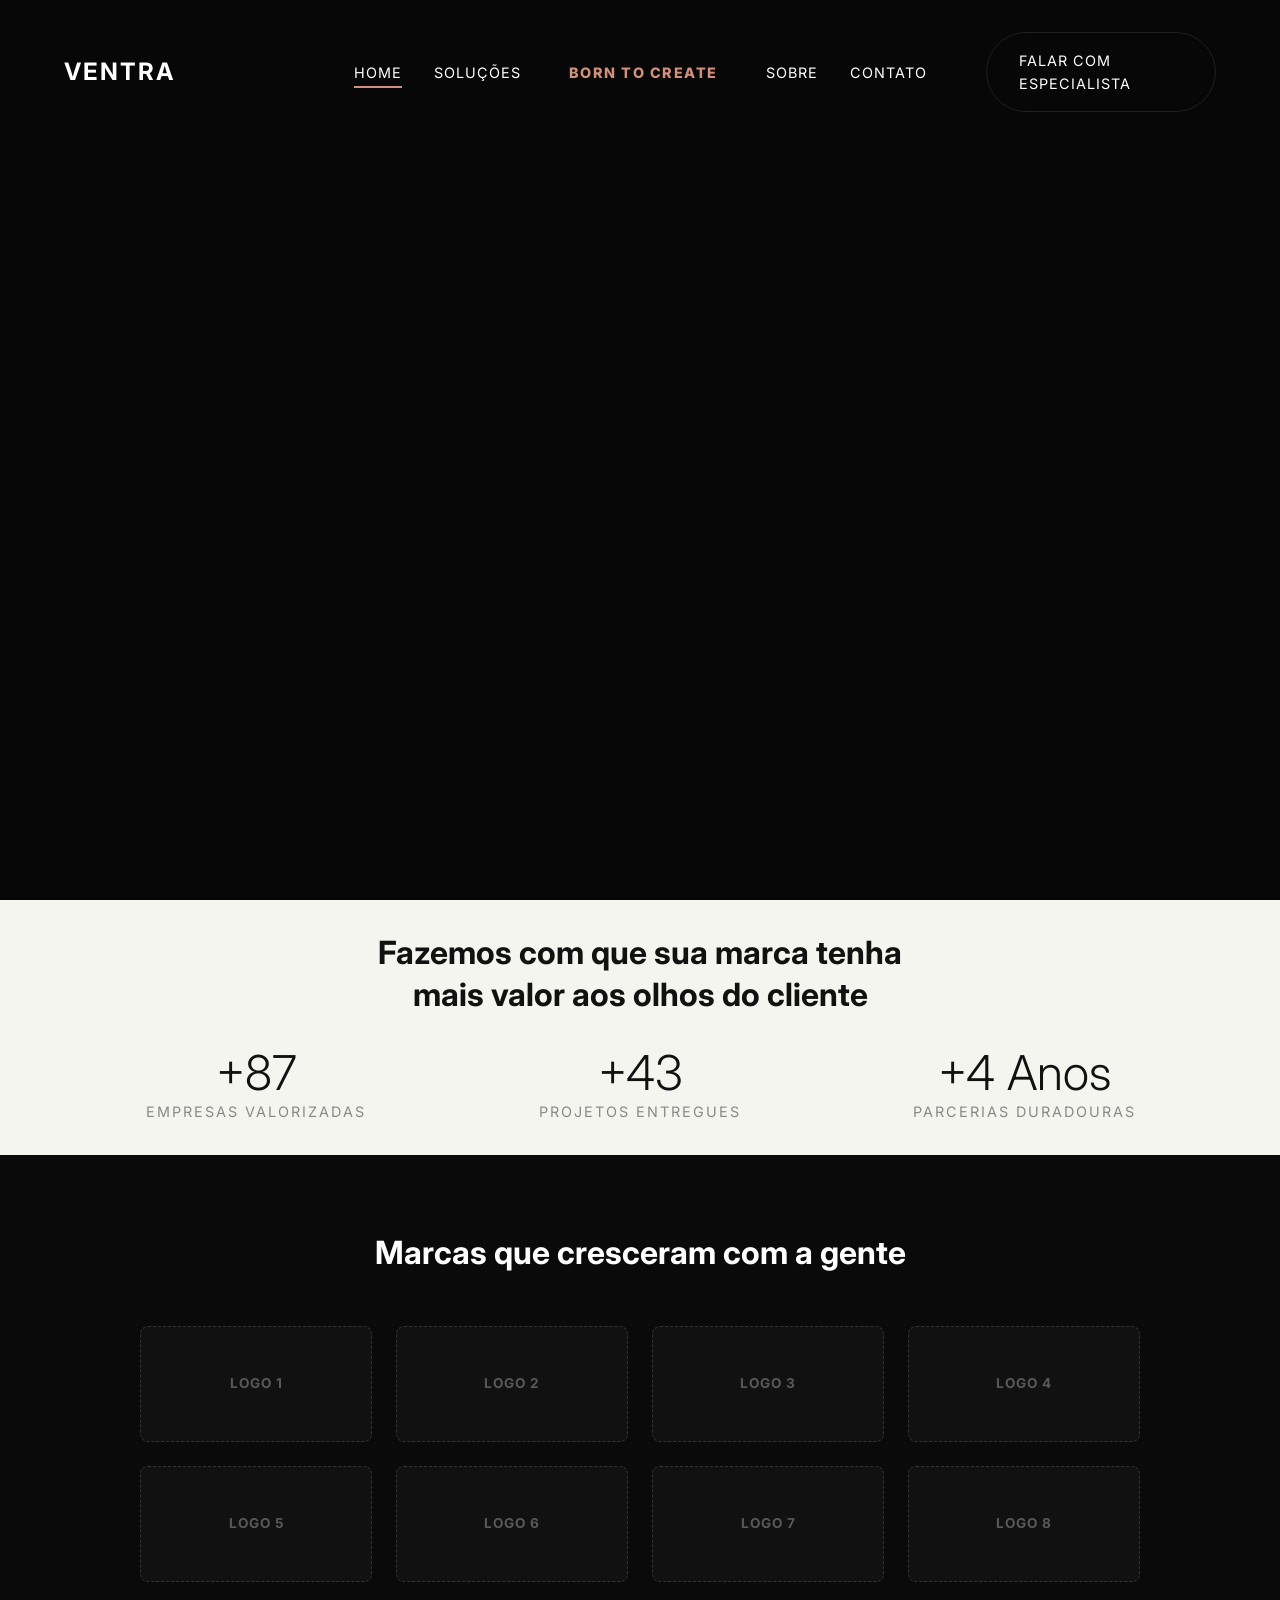
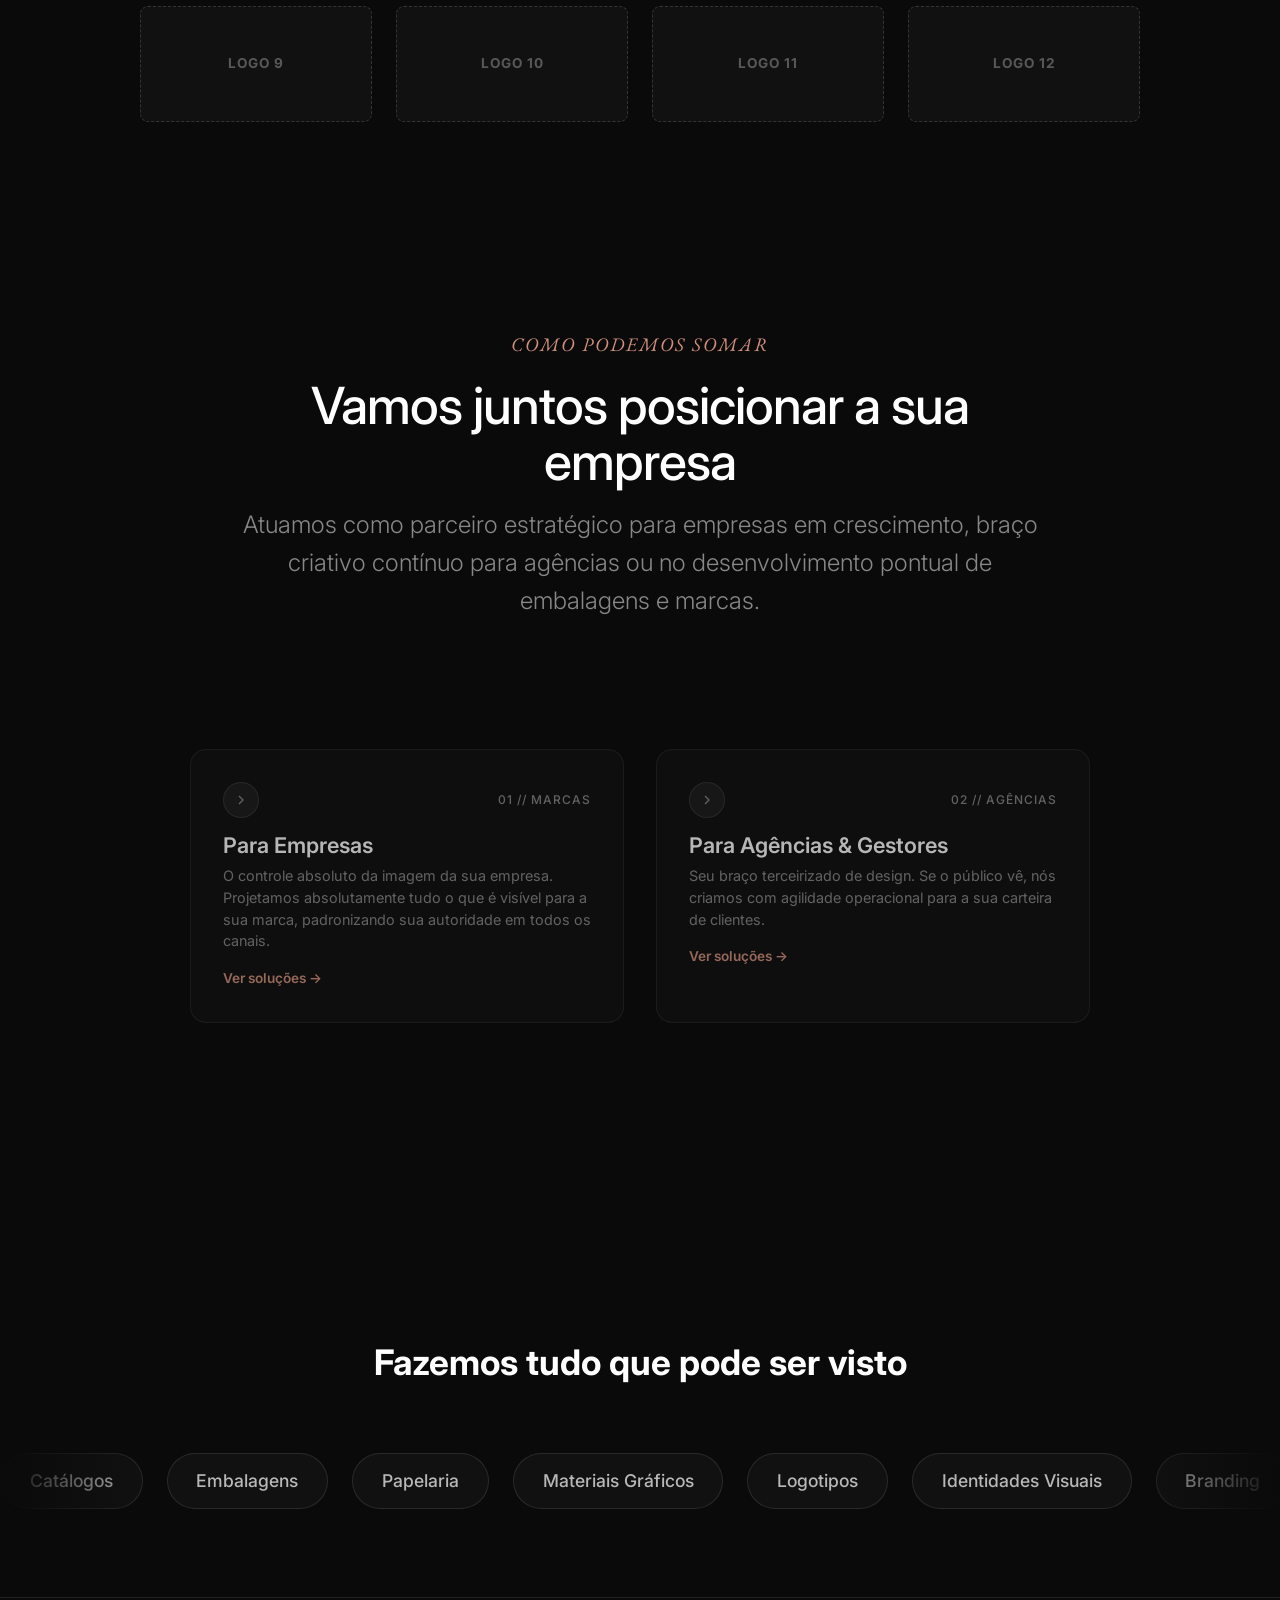
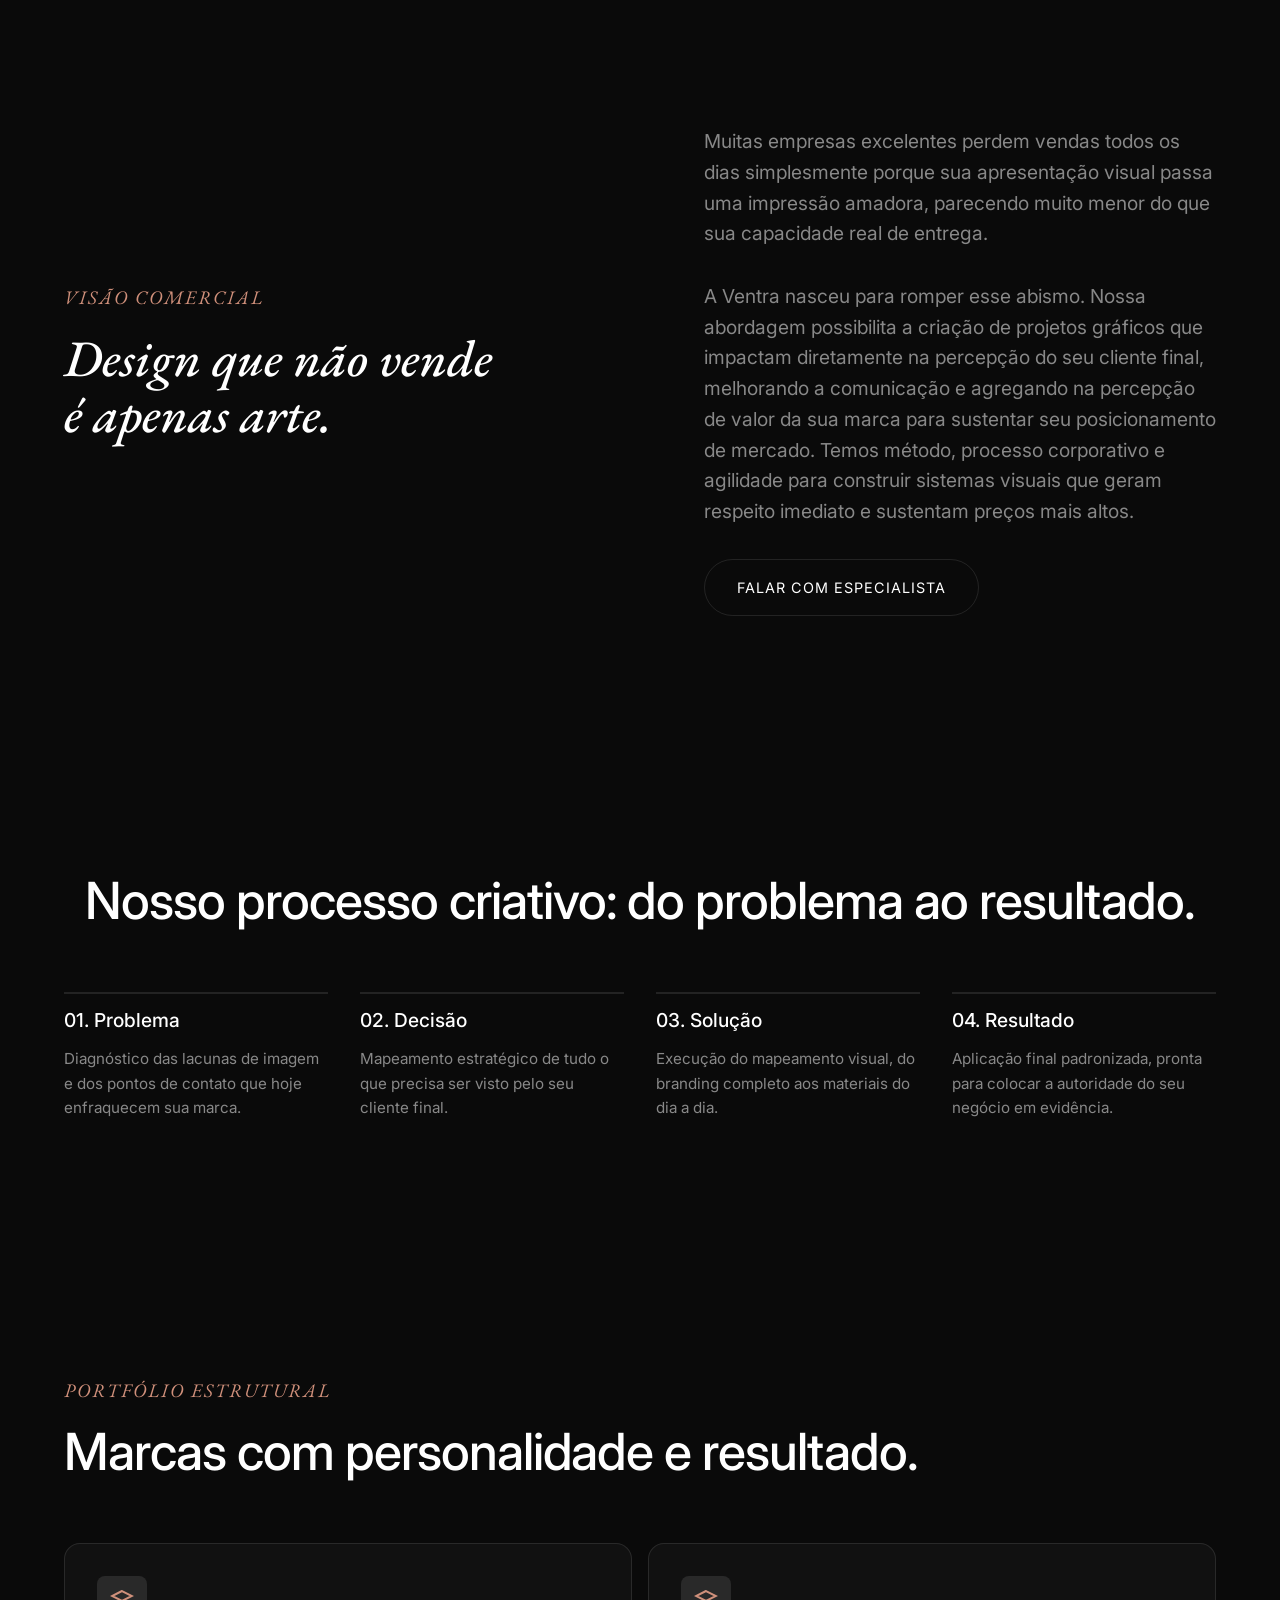
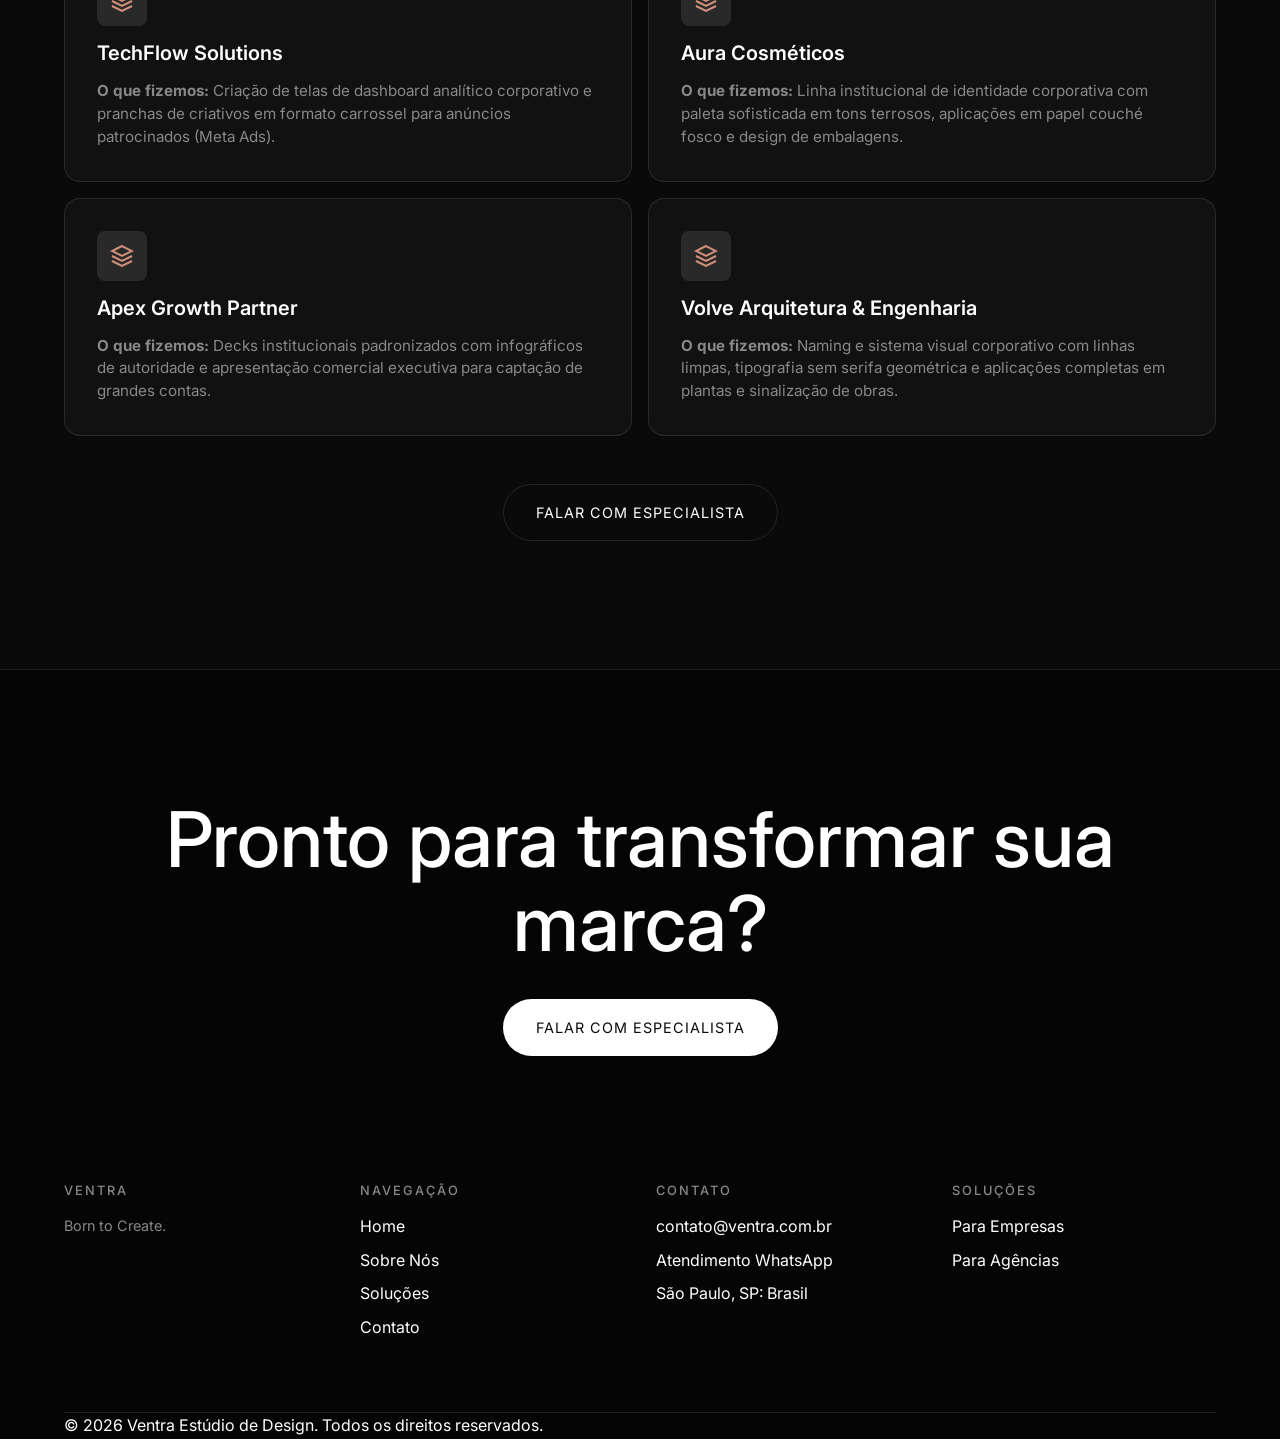
<file: index.html>
<!DOCTYPE html>
<html lang="pt-BR">

<head>
    <meta charset="UTF-8">
    <meta name="viewport" content="width=device-width, initial-scale=1.0">
    <title>Ventra | Estúdio de Branding e Design for Business</title>
    <meta name="description"
        content="Design com foco comercial. Criamos identidades visuais e estratégias de marca para empresas parecerem do seu tamanho real e venderem mais.">

    <!-- Open Graph / Social Media -->
    <meta property="og:title" content="Ventra | Estúdio de Branding e Design for Business">
    <meta property="og:description"
        content="Design com foco comercial. Criamos identidades visuais e estratégias de marca para empresas parecerem do seu tamanho real e venderem mais.">
    <meta property="og:type" content="website">
    <meta property="og:url" content="https://ventra.com.br">

    <link rel="stylesheet" href="styles/main.css">
</head>

<body>

    <!-- Header -->
    <header class="header">
        <div class="container">
            <div class="logo">
                <a href="index.html">Ventra</a>
            </div>
            <button class="menu-toggle">☰</button>
            <nav class="nav">
                <a href="index.html" class="active">Home</a>
                <a href="servicos.html">Soluções</a>
                <span class="text-accent"
                    style="font-weight: 800; letter-spacing: 1.5px; margin: 0 1rem; color: var(--color-accent, #ff4500); text-transform: uppercase; font-size: 0.9rem;">Born
                    to Create</span>
                <a href="sobre.html">Sobre</a>
                <a href="contato.html">Contato</a>
            </nav>
            <div class="header-action">
                <a href="contato.html" class="btn btn-outline">Falar com Especialista</a>
            </div>
        </div>
    </header>

    <!-- Hero Section -->
    <section class="hero"
        style="height: 100vh; position: relative; overflow: hidden; display: flex; align-items: center; justify-content: center;">
        <video autoplay muted loop playsinline aria-label="Apresentação em vídeo do estúdio Ventra"
            title="Apresentação Ventra"
            style="position: absolute; top: 0; left: 0; width: 100%; height: 100%; object-fit: cover; z-index: -1;">
            <!-- Substitua o src abaixo pelo caminho do seu vídeo -->
            <source src="assets/video-placeholder.mp4" type="video/mp4">
        </video>
        <div class="hero-bg" style="position: absolute; inset: 0; background: rgba(0,0,0,0.3); z-index: 0;"></div>
    </section>

    <!-- Stats Bar -->
    <section class="stats-bar">
        <div class="container">
            <h2 style="text-align: center; margin-bottom: 2rem; font-size: 2rem; font-weight: bold; line-height: 1.3;">
                Fazemos com que sua marca tenha<br> mais valor aos olhos do cliente</h2>
            <div class="stats-grid">
                <div class="stat-item anim-fade-up">
                    <h3>+87</h3>
                    <p>Empresas Valorizadas</p>
                </div>
                <div class="stat-item anim-fade-up">
                    <h3>+43</h3>
                    <p>Projetos Entregues</p>
                </div>
                <div class="stat-item anim-fade-up">
                    <h3>+4 Anos</h3>
                    <p>Parcerias Duradouras</p>
                </div>
            </div>
        </div>
    </section>

    <!-- Marcas que Cresceram -->
    <section class="brands-section anim-fade-up" style="padding: 5rem 0;">
        <div class="container">
            <h2 style="text-align: center; margin-bottom: 3.5rem; font-size: 2rem; font-weight: bold;">Marcas que
                cresceram com a gente</h2>

            <style>
                .logos-grid {
                    display: grid;
                    grid-template-columns: repeat(4, 1fr);
                    gap: 1.5rem;
                    max-width: 1000px;
                    margin: 0 auto;
                }

                .logo-placeholder {
                    aspect-ratio: 2/1;
                    background: rgba(255, 255, 255, 0.03);
                    border: 1px dashed rgba(255, 255, 255, 0.15);
                    border-radius: 8px;
                    display: flex;
                    align-items: center;
                    justify-content: center;
                    color: rgba(255, 255, 255, 0.3);
                    font-size: 0.85rem;
                    font-weight: bold;
                    letter-spacing: 1px;
                    transition: all 0.3s ease;
                }

                .logo-placeholder:hover {
                    background: rgba(255, 255, 255, 0.08);
                    color: rgba(255, 255, 255, 0.6);
                    border-color: rgba(255, 255, 255, 0.3);
                }

                @media (max-width: 768px) {
                    .logos-grid {
                        grid-template-columns: repeat(2, 1fr);
                        gap: 1rem;
                    }
                }
            </style>

            <div class="logos-grid">
                <!-- 12 Logos (4x3 Grid) -->
                <div class="logo-placeholder">LOGO 1</div>
                <div class="logo-placeholder">LOGO 2</div>
                <div class="logo-placeholder">LOGO 3</div>
                <div class="logo-placeholder">LOGO 4</div>

                <div class="logo-placeholder">LOGO 5</div>
                <div class="logo-placeholder">LOGO 6</div>
                <div class="logo-placeholder">LOGO 7</div>
                <div class="logo-placeholder">LOGO 8</div>

                <div class="logo-placeholder">LOGO 9</div>
                <div class="logo-placeholder">LOGO 10</div>
                <div class="logo-placeholder">LOGO 11</div>
                <div class="logo-placeholder">LOGO 12</div>
            </div>
        </div>
    </section>

    <!-- Solutions Quick Selector -->
    <section class="home-solutions-preview anim-fade-up">
        <div class="container">
            <div class="text-center" style="text-align: center; max-width: 800px; margin: 0 auto var(--space-xl);">
                <span class="tagline">COMO PODEMOS SOMAR</span>
                <h2 class="title-section">Vamos juntos posicionar a sua empresa</h2>
                <p class="text-lead" style="margin: var(--space-xs) auto 0;">Atuamos como parceiro estratégico para
                    empresas em crescimento, braço criativo contínuo para agências ou no desenvolvimento pontual de
                    embalagens e marcas.</p>
            </div>

            <div class="tabs-cards-grid">
                <!-- Card 1: Empresas -->
                <a href="servicos.html#tab-2" class="tab-card-btn" style="text-decoration: none;">
                    <div class="tab-card-header">
                        <div class="tab-indicator">
                            <svg viewBox="0 0 24 24" fill="none" stroke="currentColor" stroke-width="2">
                                <polyline points="9 18 15 12 9 6"></polyline>
                            </svg>
                        </div>
                        <span class="tab-badge">01 // Marcas</span>
                    </div>
                    <h3 class="tab-card-title">Para Empresas</h3>
                    <p class="tab-card-desc">O controle absoluto da imagem da sua empresa. Projetamos absolutamente tudo
                        o que é visível para a sua marca, padronizando sua autoridade em todos os canais.</p>
                    <span
                        style="color: var(--color-accent); font-size: 0.85rem; font-weight: 600; margin-top: 1rem; display: inline-block;">Ver
                        soluções →</span>
                </a>

                <!-- Card 2: Agências -->
                <a href="servicos.html#tab-1" class="tab-card-btn" style="text-decoration: none;">
                    <div class="tab-card-header">
                        <div class="tab-indicator">
                            <svg viewBox="0 0 24 24" fill="none" stroke="currentColor" stroke-width="2">
                                <polyline points="9 18 15 12 9 6"></polyline>
                            </svg>
                        </div>
                        <span class="tab-badge">02 // Agências</span>
                    </div>
                    <h3 class="tab-card-title">Para Agências & Gestores</h3>
                    <p class="tab-card-desc">Seu braço terceirizado de design. Se o público vê, nós criamos com
                        agilidade operacional para a sua carteira de clientes.</p>
                    <span
                        style="color: var(--color-accent); font-size: 0.85rem; font-weight: 600; margin-top: 1rem; display: inline-block;">Ver
                        soluções →</span>
                </a>

            </div>
        </div>
    </section>

    <!-- Infinite Marquee Section -->
    <section class="marquee-section anim-fade-up" style="padding: 4rem 0; overflow: hidden;">
        <div class="container">
            <h2 style="text-align: center; margin-bottom: 3rem; font-size: 2.2rem; font-weight: bold;">Fazemos tudo que
                pode ser visto</h2>
        </div>

        <style>
            .marquee-wrapper {
                width: 100%;
                overflow: hidden;
                white-space: nowrap;
                position: relative;
                padding: 1.5rem 0;
                display: flex;
            }

            .marquee-wrapper::before,
            .marquee-wrapper::after {
                content: "";
                position: absolute;
                top: 0;
                width: 150px;
                height: 100%;
                z-index: 2;
                pointer-events: none;
            }

            .marquee-wrapper::before {
                left: 0;
                background: linear-gradient(to right, var(--bg-color, #0a0a0a), transparent);
            }

            .marquee-wrapper::after {
                right: 0;
                background: linear-gradient(to left, var(--bg-color, #0a0a0a), transparent);
            }

            .marquee-track {
                display: flex;
                gap: 1.5rem;
                animation: scrollMarquee 40s linear infinite;
            }

            .marquee-wrapper:hover .marquee-track {
                animation-play-state: paused;
            }

            .marquee-item {
                font-size: 1.1rem;
                font-weight: 500;
                color: rgba(255, 255, 255, 0.7);
                padding: 0.8rem 1.8rem;
                border: 1px solid rgba(255, 255, 255, 0.1);
                border-radius: 50px;
                background: rgba(255, 255, 255, 0.03);
                display: inline-flex;
                align-items: center;
                transition: all 0.3s ease;
                cursor: default;
            }

            .marquee-item:hover {
                color: var(--color-accent, #fff);
                border-color: var(--color-accent, rgba(255, 255, 255, 0.4));
                background: rgba(255, 255, 255, 0.1);
            }

            @keyframes scrollMarquee {
                0% {
                    transform: translateX(0);
                }

                100% {
                    transform: translateX(calc(-50% - 0.75rem));
                }

                /* -50% da track descontando metade do gap */
            }

            @media (max-width: 768px) {

                .marquee-wrapper::before,
                .marquee-wrapper::after {
                    width: 50px;
                }
            }
        </style>

        <div class="marquee-wrapper">
            <div class="marquee-track">
                <span class="marquee-item">Catálogos</span>
                <span class="marquee-item">Embalagens</span>
                <span class="marquee-item">Papelaria</span>
                <span class="marquee-item">Materiais Gráficos</span>
                <span class="marquee-item">Logotipos</span>
                <span class="marquee-item">Identidades Visuais</span>
                <span class="marquee-item">Branding</span>
                <span class="marquee-item">Comunicação p/ Eventos</span>
                <span class="marquee-item">Coleções de Estampas</span>
                <span class="marquee-item">Uniformes</span>
                <span class="marquee-item">Itens Personalizados</span>
                <span class="marquee-item">Layout para Site</span>
                <span class="marquee-item">Posts Redes Sociais</span>
                <span class="marquee-item">Motion Design</span>

                <!-- Cópia exata para o loop infinito perfeito -->
                <span class="marquee-item">Catálogos</span>
                <span class="marquee-item">Embalagens</span>
                <span class="marquee-item">Papelaria</span>
                <span class="marquee-item">Materiais Gráficos</span>
                <span class="marquee-item">Logotipos</span>
                <span class="marquee-item">Identidades Visuais</span>
                <span class="marquee-item">Branding</span>
                <span class="marquee-item">Comunicação p/ Eventos</span>
                <span class="marquee-item">Coleções de Estampas</span>
                <span class="marquee-item">Uniformes</span>
                <span class="marquee-item">Itens Personalizados</span>
                <span class="marquee-item">Layout para Site</span>
                <span class="marquee-item">Posts Redes Sociais</span>
                <span class="marquee-item">Motion Design</span>
            </div>
        </div>
    </section>

    <!-- Manifesto / Diferencial -->
    <section class="manifesto-home">
        <div class="container">
            <div class="col anim-fade-up">
                <span class="tagline">VISÃO COMERCIAL</span>
                <h2 class="manifesto-title">Design que não vende<br>é apenas arte.</h2>
            </div>
            <div class="col anim-fade-up">
                <p class="manifesto-text">Muitas empresas excelentes perdem vendas todos os dias simplesmente porque sua
                    apresentação visual passa uma impressão amadora, parecendo muito menor do que sua capacidade real de
                    entrega.</p>
                <p class="manifesto-text">A Ventra nasceu para romper esse abismo.
                    Nossa abordagem possibilita a criação de projetos gráficos
                    que impactam diretamente na percepção do seu cliente final,
                    melhorando a comunicação e agregando na percepção
                    de valor da sua marca para sustentar seu posicionamento de mercado. Temos método, processo corporativo
                    e
                    agilidade para construir sistemas visuais que geram respeito imediato e sustentam preços mais altos.
                </p>
                <div style="margin-top: 1.5rem;">
                    <a href="contato.html" class="btn btn-outline">Falar com Especialista</a>
                </div>
            </div>
        </div>
    </section>

    <!-- Processo em 4 Passos -->
    <section class="process-home">
        <div class="container">
            <h2 class="title-section text-center anim-fade-up" style="text-align: center;">Nosso processo criativo: do
                problema ao resultado.</h2>

            <div class="process-grid anim-fade-up">
                <div class="process-step">
                    <h4>01. Problema</h4>
                    <p>Diagnóstico das lacunas de imagem e dos pontos de contato que hoje enfraquecem sua marca.</p>
                </div>
                <div class="process-step">
                    <h4>02. Decisão</h4>
                    <p>Mapeamento estratégico de tudo o que precisa ser visto pelo seu cliente final.</p>
                </div>
                <div class="process-step">
                    <h4>03. Solução</h4>
                    <p>Execução do mapeamento visual, do branding completo aos materiais do dia a dia.</p>
                </div>
                <div class="process-step">
                    <h4>04. Resultado</h4>
                    <p>Aplicação final padronizada, pronta para colocar a autoridade do seu negócio em evidência.</p>
                </div>
            </div>
        </div>
    </section>

    <!-- Cases (Wireframe Dark Sem Fotos) -->
    <section class="cases-home">
        <div class="container">
            <div style="margin-bottom: var(--space-lg);">
                <span class="tagline">PORTFÓLIO ESTRUTURAL</span>
                <h2 class="title-section" style="margin-bottom: 0;">Marcas com personalidade e resultado.</h2>
            </div>

            <div class="cases-grid anim-fade-up">
                <!-- Case 1 (B2B) -->
                <div class="case-card-text"
                    style="background: rgba(255,255,255,0.03); border: 1px solid rgba(255,255,255,0.1); border-radius: 16px; padding: 2rem; display: flex; flex-direction: column; gap: 1rem;">
                    <div
                        style="width: 50px; height: 50px; background: rgba(255,255,255,0.1); border-radius: 8px; display: flex; align-items: center; justify-content: center; color: var(--color-accent);">
                        <svg viewBox="0 0 24 24" fill="none" stroke="currentColor" stroke-width="2" width="24"
                            height="24">
                            <path d="M12 2L2 7l10 5 10-5-10-5zM2 17l10 5 10-5M2 12l10 5 10-5" />
                        </svg>
                    </div>
                    <h4 style="font-size: 1.25rem; font-weight: 600; margin: 0;">TechFlow Solutions</h4>
                    <p style="color: var(--color-text-muted); font-size: 0.95rem; margin: 0; line-height: 1.5;">
                        <strong>O que fizemos:</strong> Criação de telas de dashboard analítico corporativo e pranchas
                        de criativos em formato carrossel para anúncios patrocinados (Meta Ads).
                    </p>
                </div>

                <!-- Case 2 (PME) -->
                <div class="case-card-text"
                    style="background: rgba(255,255,255,0.03); border: 1px solid rgba(255,255,255,0.1); border-radius: 16px; padding: 2rem; display: flex; flex-direction: column; gap: 1rem;">
                    <div
                        style="width: 50px; height: 50px; background: rgba(255,255,255,0.1); border-radius: 8px; display: flex; align-items: center; justify-content: center; color: var(--color-accent);">
                        <svg viewBox="0 0 24 24" fill="none" stroke="currentColor" stroke-width="2" width="24"
                            height="24">
                            <path d="M12 2L2 7l10 5 10-5-10-5zM2 17l10 5 10-5M2 12l10 5 10-5" />
                        </svg>
                    </div>
                    <h4 style="font-size: 1.25rem; font-weight: 600; margin: 0;">Aura Cosméticos</h4>
                    <p style="color: var(--color-text-muted); font-size: 0.95rem; margin: 0; line-height: 1.5;">
                        <strong>O que fizemos:</strong> Linha institucional de identidade corporativa com paleta
                        sofisticada em tons terrosos, aplicações em papel couché fosco e design de embalagens.
                    </p>
                </div>

                <!-- Case 3 (B2B) -->
                <div class="case-card-text"
                    style="background: rgba(255,255,255,0.03); border: 1px solid rgba(255,255,255,0.1); border-radius: 16px; padding: 2rem; display: flex; flex-direction: column; gap: 1rem;">
                    <div
                        style="width: 50px; height: 50px; background: rgba(255,255,255,0.1); border-radius: 8px; display: flex; align-items: center; justify-content: center; color: var(--color-accent);">
                        <svg viewBox="0 0 24 24" fill="none" stroke="currentColor" stroke-width="2" width="24"
                            height="24">
                            <path d="M12 2L2 7l10 5 10-5-10-5zM2 17l10 5 10-5M2 12l10 5 10-5" />
                        </svg>
                    </div>
                    <h4 style="font-size: 1.25rem; font-weight: 600; margin: 0;">Apex Growth Partner</h4>
                    <p style="color: var(--color-text-muted); font-size: 0.95rem; margin: 0; line-height: 1.5;">
                        <strong>O que fizemos:</strong> Decks institucionais padronizados com infográficos de autoridade
                        e apresentação comercial executiva para captação de grandes contas.
                    </p>
                </div>

                <!-- Case 4 (PME) -->
                <div class="case-card-text"
                    style="background: rgba(255,255,255,0.03); border: 1px solid rgba(255,255,255,0.1); border-radius: 16px; padding: 2rem; display: flex; flex-direction: column; gap: 1rem;">
                    <div
                        style="width: 50px; height: 50px; background: rgba(255,255,255,0.1); border-radius: 8px; display: flex; align-items: center; justify-content: center; color: var(--color-accent);">
                        <svg viewBox="0 0 24 24" fill="none" stroke="currentColor" stroke-width="2" width="24"
                            height="24">
                            <path d="M12 2L2 7l10 5 10-5-10-5zM2 17l10 5 10-5M2 12l10 5 10-5" />
                        </svg>
                    </div>
                    <h4 style="font-size: 1.25rem; font-weight: 600; margin: 0;">Volve Arquitetura & Engenharia</h4>
                    <p style="color: var(--color-text-muted); font-size: 0.95rem; margin: 0; line-height: 1.5;">
                        <strong>O que fizemos:</strong> Naming e sistema visual corporativo com linhas limpas,
                        tipografia sem serifa geométrica e aplicações completas em plantas e sinalização de obras.
                    </p>
                </div>
            </div>

            <div style="margin-top: 3rem; text-align: center;">
                <a href="contato.html" class="btn btn-outline">Falar com Especialista</a>
            </div>
        </div>
    </section>

    <!-- Footer -->
    <footer class="footer">
        <div class="container">
            <div class="footer-hero anim-fade-up">
                <h2>Pronto para transformar sua marca?</h2>
                <a href="contato.html" class="btn btn-solid">Falar com Especialista</a>
            </div>

            <div class="footer-bottom anim-fade-up">
                <div class="footer-col">
                    <h5>Ventra</h5>
                    <p>Born to Create.</p>
                </div>
                <div class="footer-col">
                    <h5>Navegação</h5>
                    <ul>
                        <li><a href="index.html">Home</a></li>
                        <li><a href="sobre.html">Sobre Nós</a></li>
                        <li><a href="servicos.html">Soluções</a></li>
                        <li><a href="contato.html">Contato</a></li>
                    </ul>
                </div>
                <div class="footer-col">
                    <h5>Contato</h5>
                    <ul>
                        <li><a href="mailto:contato@ventra.com.br">contato@ventra.com.br</a></li>
                        <li><a href="https://wa.me/5511999999999" target="_blank">Atendimento WhatsApp</a></li>
                        <li>São Paulo, SP: Brasil</li>
                    </ul>
                </div>
                <div class="footer-col">
                    <h5>Soluções</h5>
                    <ul>
                        <li><a href="servicos.html#tab-2">Para Empresas</a></li>
                        <li><a href="servicos.html#tab-1">Para Agências</a></li>

                    </ul>
                </div>
            </div>

            <div class="footer-copyright anim-fade-up">
                <p>&copy; 2026 Ventra Estúdio de Design. Todos os direitos reservados.</p>
            </div>
        </div>
    </footer>

    <script src="scripts/main.js"></script>
</body>

</html>
</file>
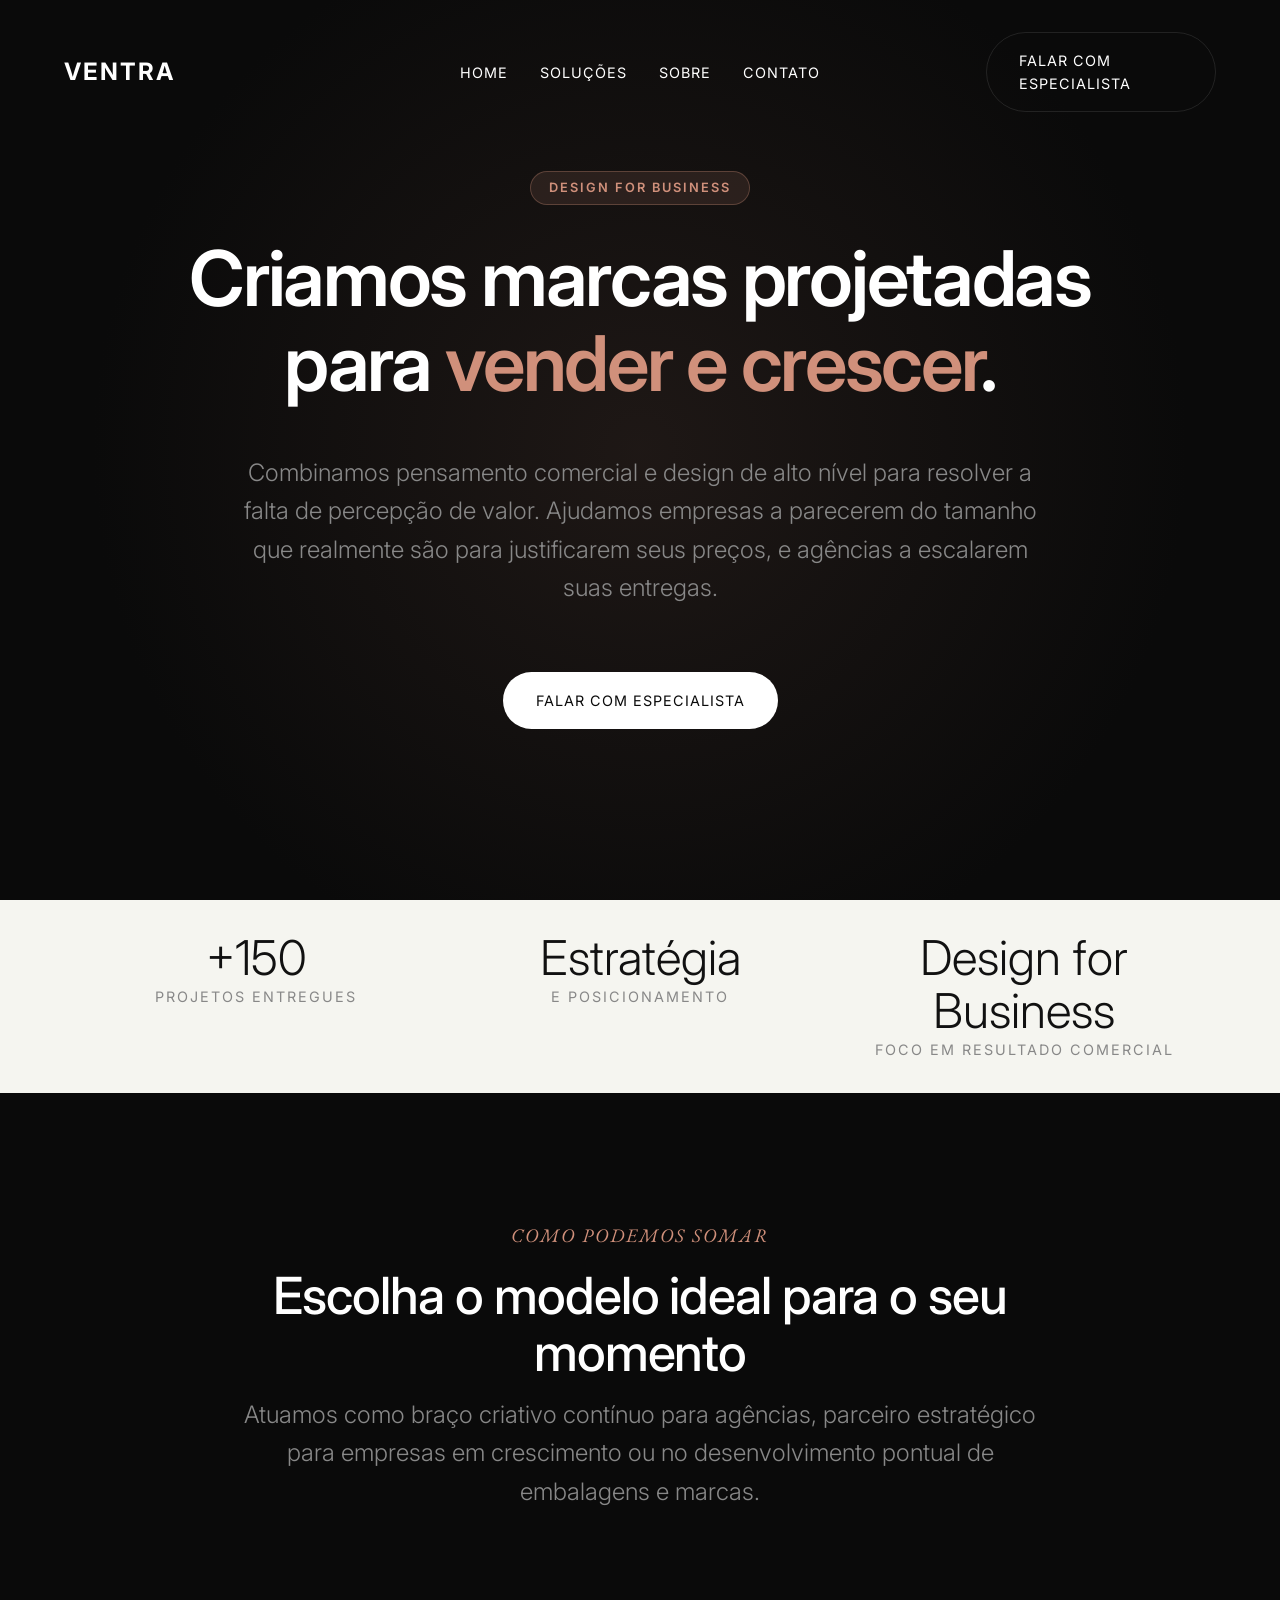
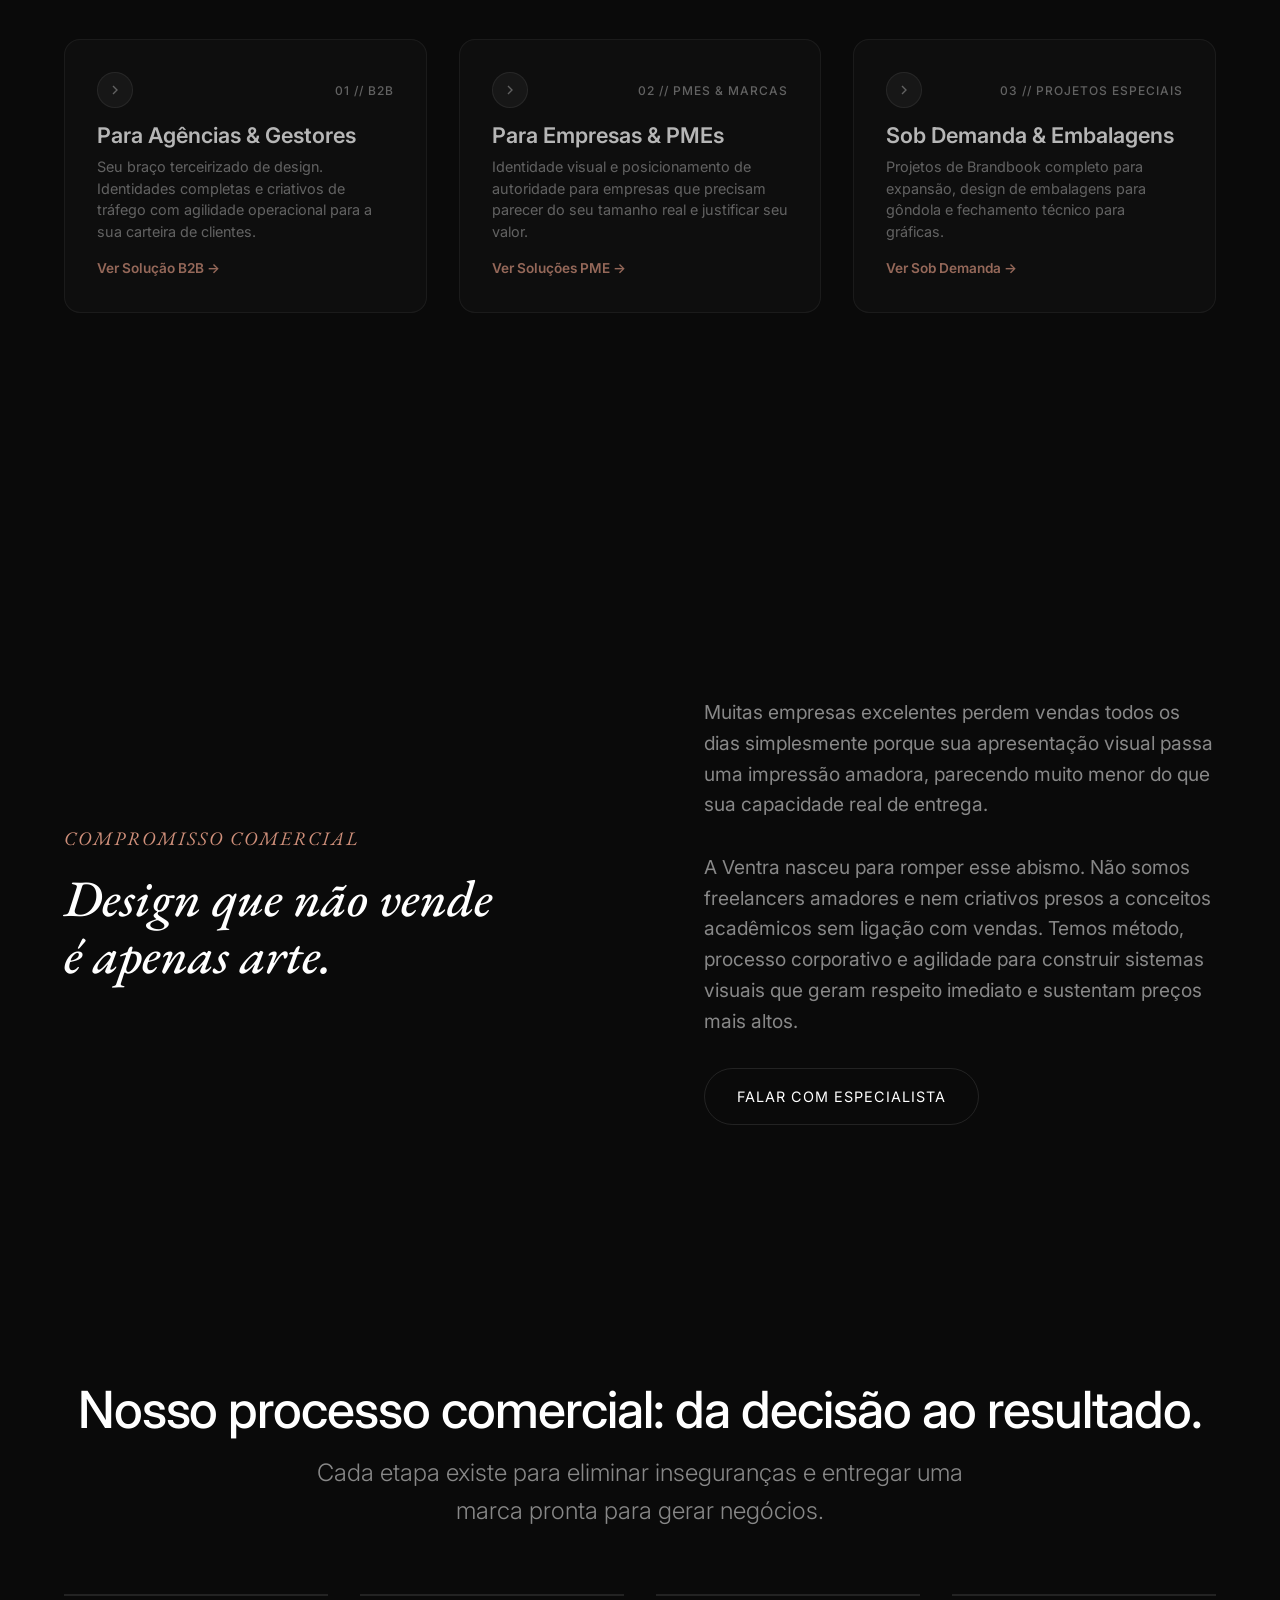
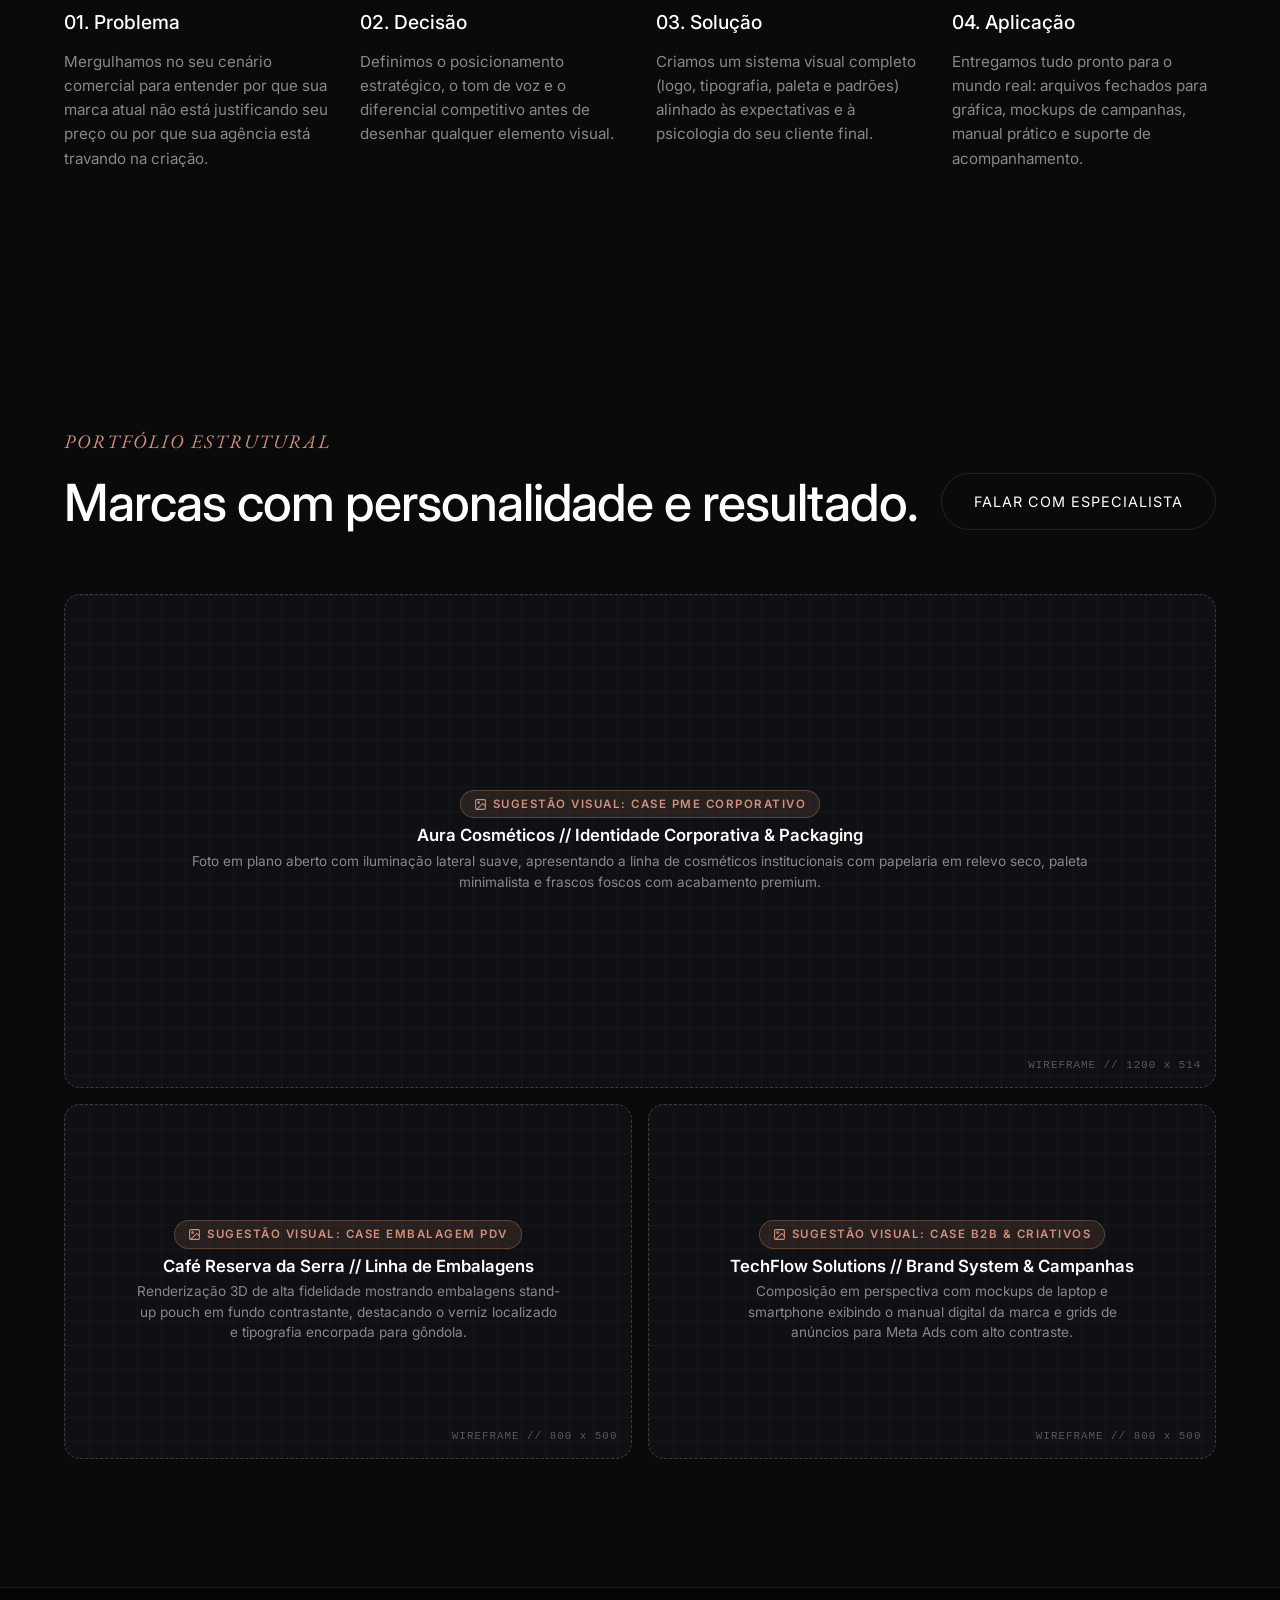
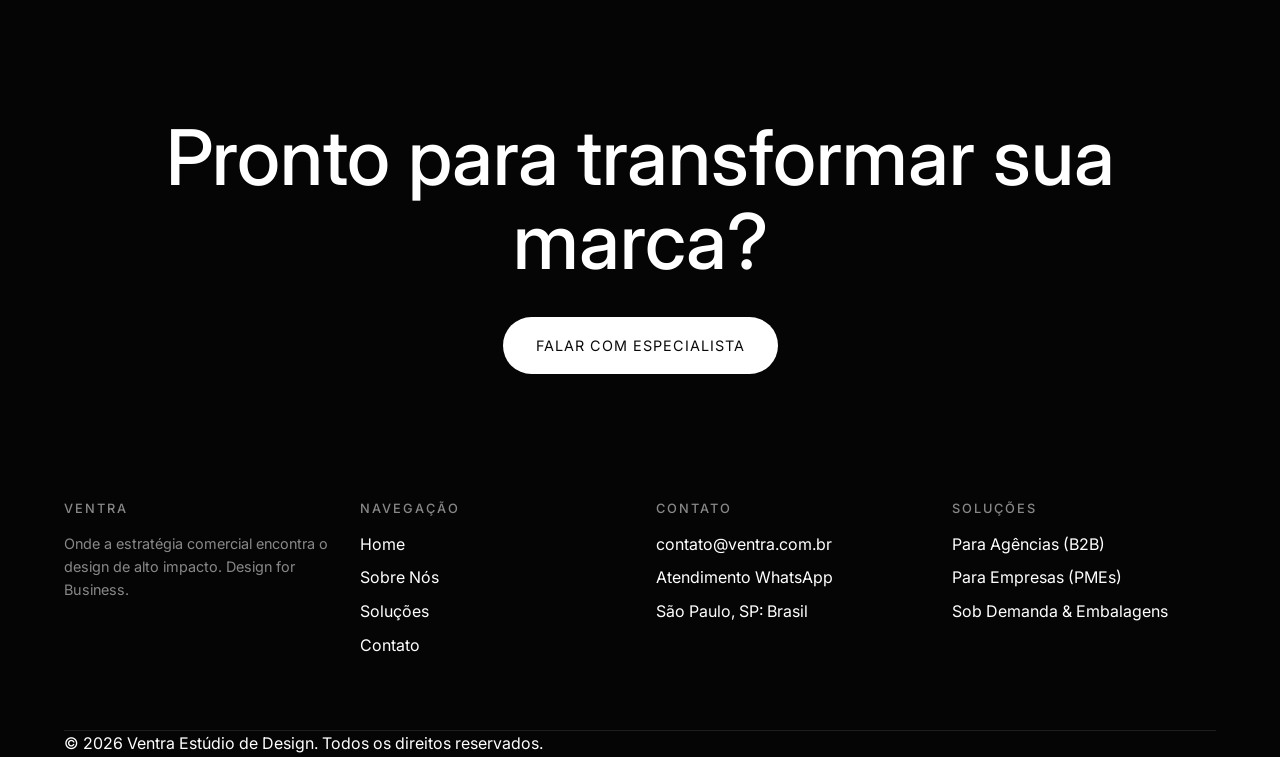
<file: app/index.html>
<!DOCTYPE html>
<html lang="pt-BR">
<head>
    <meta charset="UTF-8">
    <meta name="viewport" content="width=device-width, initial-scale=1.0">
    <title>Ventra | Estúdio de Branding e Design for Business</title>
    <meta name="description" content="Design com foco comercial. Criamos identidades visuais e estratégias de marca para empresas parecerem do seu tamanho real e venderem mais.">
    <link rel="stylesheet" href="styles/main.css">
</head>
<body>

    <!-- Header -->
    <header class="header">
        <div class="container">
            <div class="logo">
                <a href="index.html">Ventra</a>
            </div>
            <button class="menu-toggle">☰</button>
            <nav class="nav">
                <a href="index.html" class="active">Home</a>
                <a href="servicos.html">Soluções</a>
                <a href="sobre.html">Sobre</a>
                <a href="contato.html">Contato</a>
            </nav>
            <div class="header-action">
                <a href="contato.html" class="btn btn-outline">Falar com Especialista</a>
            </div>
        </div>
    </header>

    <!-- Hero Section -->
    <section class="hero">
        <div class="hero-bg"></div>
        <div class="hero-content container anim-fade-up">
            <span class="badge-pill">DESIGN FOR BUSINESS</span>
            <h1 class="title-hero">Criamos marcas projetadas para <span class="text-accent">vender e crescer</span>.</h1>
            <p class="text-lead">Combinamos pensamento comercial e design de alto nível para resolver a falta de percepção de valor. Ajudamos empresas a parecerem do tamanho que realmente são para justificarem seus preços, e agências a escalarem suas entregas.</p>
            <div style="display: flex; gap: var(--space-sm); justify-content: center; flex-wrap: wrap; margin-top: var(--space-md);">
                <a href="contato.html" class="btn btn-solid">Falar com Especialista</a>
            </div>
        </div>
    </section>

    <!-- Stats Bar -->
    <section class="stats-bar">
        <div class="container stats-grid">
            <div class="stat-item anim-fade-up">
                <h3>+150</h3>
                <p>Projetos Entregues</p>
            </div>
            <div class="stat-item anim-fade-up">
                <h3>Estratégia</h3>
                <p>e Posicionamento</p>
            </div>
            <div class="stat-item anim-fade-up">
                <h3>Design for Business</h3>
                <p>Foco em Resultado Comercial</p>
            </div>
        </div>
    </section>

    <!-- Solutions Quick Selector -->
    <section class="home-solutions-preview anim-fade-up">
        <div class="container">
            <div class="text-center" style="text-align: center; max-width: 800px; margin: 0 auto var(--space-xl);">
                <span class="tagline">COMO PODEMOS SOMAR</span>
                <h2 class="title-section">Escolha o modelo ideal para o seu momento</h2>
                <p class="text-lead" style="margin: var(--space-xs) auto 0;">Atuamos como braço criativo contínuo para agências, parceiro estratégico para empresas em crescimento ou no desenvolvimento pontual de embalagens e marcas.</p>
            </div>

            <div class="tabs-cards-grid">
                <!-- Card 1: B2B / Agências -->
                <a href="servicos.html#tab-1" class="tab-card-btn" style="text-decoration: none;">
                    <div class="tab-card-header">
                        <div class="tab-indicator">
                            <svg viewBox="0 0 24 24" fill="none" stroke="currentColor" stroke-width="2"><polyline points="9 18 15 12 9 6"></polyline></svg>
                        </div>
                        <span class="tab-badge">01 // B2B</span>
                    </div>
                    <h3 class="tab-card-title">Para Agências & Gestores</h3>
                    <p class="tab-card-desc">Seu braço terceirizado de design. Identidades completas e criativos de tráfego com agilidade operacional para a sua carteira de clientes.</p>
                    <span style="color: var(--color-accent); font-size: 0.85rem; font-weight: 600; margin-top: 1rem; display: inline-block;">Ver Solução B2B →</span>
                </a>

                <!-- Card 2: PMEs / Empresas -->
                <a href="servicos.html#tab-2" class="tab-card-btn" style="text-decoration: none;">
                    <div class="tab-card-header">
                        <div class="tab-indicator">
                            <svg viewBox="0 0 24 24" fill="none" stroke="currentColor" stroke-width="2"><polyline points="9 18 15 12 9 6"></polyline></svg>
                        </div>
                        <span class="tab-badge">02 // PMEs & Marcas</span>
                    </div>
                    <h3 class="tab-card-title">Para Empresas & PMEs</h3>
                    <p class="tab-card-desc">Identidade visual e posicionamento de autoridade para empresas que precisam parecer do seu tamanho real e justificar seu valor.</p>
                    <span style="color: var(--color-accent); font-size: 0.85rem; font-weight: 600; margin-top: 1rem; display: inline-block;">Ver Soluções PME →</span>
                </a>

                <!-- Card 3: Sob Demanda -->
                <a href="servicos.html#tab-3" class="tab-card-btn" style="text-decoration: none;">
                    <div class="tab-card-header">
                        <div class="tab-indicator">
                            <svg viewBox="0 0 24 24" fill="none" stroke="currentColor" stroke-width="2"><polyline points="9 18 15 12 9 6"></polyline></svg>
                        </div>
                        <span class="tab-badge">03 // Projetos Especiais</span>
                    </div>
                    <h3 class="tab-card-title">Sob Demanda & Embalagens</h3>
                    <p class="tab-card-desc">Projetos de Brandbook completo para expansão, design de embalagens para gôndola e fechamento técnico para gráficas.</p>
                    <span style="color: var(--color-accent); font-size: 0.85rem; font-weight: 600; margin-top: 1rem; display: inline-block;">Ver Sob Demanda →</span>
                </a>
            </div>
        </div>
    </section>

    <!-- Manifesto / Diferencial -->
    <section class="manifesto-home">
        <div class="container">
            <div class="col anim-fade-up">
                <span class="tagline">COMPROMISSO COMERCIAL</span>
                <h2 class="manifesto-title">Design que não vende<br>é apenas arte.</h2>
            </div>
            <div class="col anim-fade-up">
                <p class="manifesto-text">Muitas empresas excelentes perdem vendas todos os dias simplesmente porque sua apresentação visual passa uma impressão amadora, parecendo muito menor do que sua capacidade real de entrega.</p>
                <p class="manifesto-text">A Ventra nasceu para romper esse abismo. Não somos freelancers amadores e nem criativos presos a conceitos acadêmicos sem ligação com vendas. Temos método, processo corporativo e agilidade para construir sistemas visuais que geram respeito imediato e sustentam preços mais altos.</p>
                <div style="margin-top: 1.5rem;">
                    <a href="contato.html" class="btn btn-outline">Falar com Especialista</a>
                </div>
            </div>
        </div>
    </section>

    <!-- Processo em 4 Passos -->
    <section class="process-home">
        <div class="container">
            <h2 class="title-section text-center anim-fade-up" style="text-align: center;">Nosso processo comercial: da decisão ao resultado.</h2>
            <p class="text-lead text-center anim-fade-up" style="text-align: center; margin: 0 auto var(--space-lg); max-width: 700px;">Cada etapa existe para eliminar inseguranças e entregar uma marca pronta para gerar negócios.</p>
            
            <div class="process-grid anim-fade-up">
                <div class="process-step">
                    <h4>01. Problema</h4>
                    <p>Mergulhamos no seu cenário comercial para entender por que sua marca atual não está justificando seu preço ou por que sua agência está travando na criação.</p>
                </div>
                <div class="process-step">
                    <h4>02. Decisão</h4>
                    <p>Definimos o posicionamento estratégico, o tom de voz e o diferencial competitivo antes de desenhar qualquer elemento visual.</p>
                </div>
                <div class="process-step">
                    <h4>03. Solução</h4>
                    <p>Criamos um sistema visual completo (logo, tipografia, paleta e padrões) alinhado às expectativas e à psicologia do seu cliente final.</p>
                </div>
                <div class="process-step">
                    <h4>04. Aplicação</h4>
                    <p>Entregamos tudo pronto para o mundo real: arquivos fechados para gráfica, mockups de campanhas, manual prático e suporte de acompanhamento.</p>
                </div>
            </div>
        </div>
    </section>

    <!-- Cases (Wireframe Dark Sem Fotos) -->
    <section class="cases-home">
        <div class="container">
            <div style="display: flex; justify-content: space-between; align-items: flex-end; margin-bottom: var(--space-lg); flex-wrap: wrap; gap: var(--space-sm);">
                <div>
                    <span class="tagline">PORTFÓLIO ESTRUTURAL</span>
                    <h2 class="title-section" style="margin-bottom: 0;">Marcas com personalidade e resultado.</h2>
                </div>
                <a href="contato.html" class="btn btn-outline">Falar com Especialista</a>
            </div>
            
            <div class="cases-grid anim-fade-up">
                <!-- Case 1 (Wireframe Slot - PME) -->
                <div class="wireframe-slot aspect-wide" style="grid-column: span 2;">
                    <span class="wireframe-tag">
                        <svg viewBox="0 0 24 24" fill="none" stroke="currentColor" stroke-width="2"><rect x="3" y="3" width="18" height="18" rx="2"/><circle cx="8.5" cy="8.5" r="1.5"/><polyline points="21 15 16 10 5 21"/></svg>
                        SUGESTÃO VISUAL: CASE PME CORPORATIVO
                    </span>
                    <h4 class="wireframe-title">Aura Cosméticos // Identidade Corporativa & Packaging</h4>
                    <p class="wireframe-desc">Foto em plano aberto com iluminação lateral suave, apresentando a linha de cosméticos institucionais com papelaria em relevo seco, paleta minimalista e frascos foscos com acabamento premium.</p>
                    <span class="wireframe-dimension">WIREFRAME // 1200 x 514</span>
                </div>

                <!-- Case 2 (Wireframe Slot - Embalagem) -->
                <div class="wireframe-slot aspect-card">
                    <span class="wireframe-tag">
                        <svg viewBox="0 0 24 24" fill="none" stroke="currentColor" stroke-width="2"><rect x="3" y="3" width="18" height="18" rx="2"/><circle cx="8.5" cy="8.5" r="1.5"/><polyline points="21 15 16 10 5 21"/></svg>
                        SUGESTÃO VISUAL: CASE EMBALAGEM PDV
                    </span>
                    <h4 class="wireframe-title">Café Reserva da Serra // Linha de Embalagens</h4>
                    <p class="wireframe-desc">Renderização 3D de alta fidelidade mostrando embalagens stand-up pouch em fundo contrastante, destacando o verniz localizado e tipografia encorpada para gôndola.</p>
                    <span class="wireframe-dimension">WIREFRAME // 800 x 500</span>
                </div>

                <!-- Case 3 (Wireframe Slot - B2B / Ads) -->
                <div class="wireframe-slot aspect-card">
                    <span class="wireframe-tag">
                        <svg viewBox="0 0 24 24" fill="none" stroke="currentColor" stroke-width="2"><rect x="3" y="3" width="18" height="18" rx="2"/><circle cx="8.5" cy="8.5" r="1.5"/><polyline points="21 15 16 10 5 21"/></svg>
                        SUGESTÃO VISUAL: CASE B2B & CRIATIVOS
                    </span>
                    <h4 class="wireframe-title">TechFlow Solutions // Brand System & Campanhas</h4>
                    <p class="wireframe-desc">Composição em perspectiva com mockups de laptop e smartphone exibindo o manual digital da marca e grids de anúncios para Meta Ads com alto contraste.</p>
                    <span class="wireframe-dimension">WIREFRAME // 800 x 500</span>
                </div>
            </div>
        </div>
    </section>

    <!-- Footer -->
    <footer class="footer">
        <div class="container">
            <div class="footer-hero anim-fade-up">
                <h2>Pronto para transformar sua marca?</h2>
                <a href="contato.html" class="btn btn-solid">Falar com Especialista</a>
            </div>
            
            <div class="footer-bottom anim-fade-up">
                <div class="footer-col">
                    <h5>Ventra</h5>
                    <p>Onde a estratégia comercial encontra o design de alto impacto. Design for Business.</p>
                </div>
                <div class="footer-col">
                    <h5>Navegação</h5>
                    <ul>
                        <li><a href="index.html">Home</a></li>
                        <li><a href="sobre.html">Sobre Nós</a></li>
                        <li><a href="servicos.html">Soluções</a></li>
                        <li><a href="contato.html">Contato</a></li>
                    </ul>
                </div>
                <div class="footer-col">
                    <h5>Contato</h5>
                    <ul>
                        <li><a href="mailto:contato@ventra.com.br">contato@ventra.com.br</a></li>
                        <li><a href="https://wa.me/5511999999999" target="_blank">Atendimento WhatsApp</a></li>
                        <li>São Paulo, SP: Brasil</li>
                    </ul>
                </div>
                <div class="footer-col">
                    <h5>Soluções</h5>
                    <ul>
                        <li><a href="servicos.html#tab-1">Para Agências (B2B)</a></li>
                        <li><a href="servicos.html#tab-2">Para Empresas (PMEs)</a></li>
                        <li><a href="servicos.html#tab-3">Sob Demanda & Embalagens</a></li>
                    </ul>
                </div>
            </div>
            
            <div class="footer-copyright anim-fade-up">
                <p>&copy; 2026 Ventra Estúdio de Design. Todos os direitos reservados.</p>
            </div>
        </div>
    </footer>

    <script src="scripts/main.js"></script>
</body>
</html>
</file>
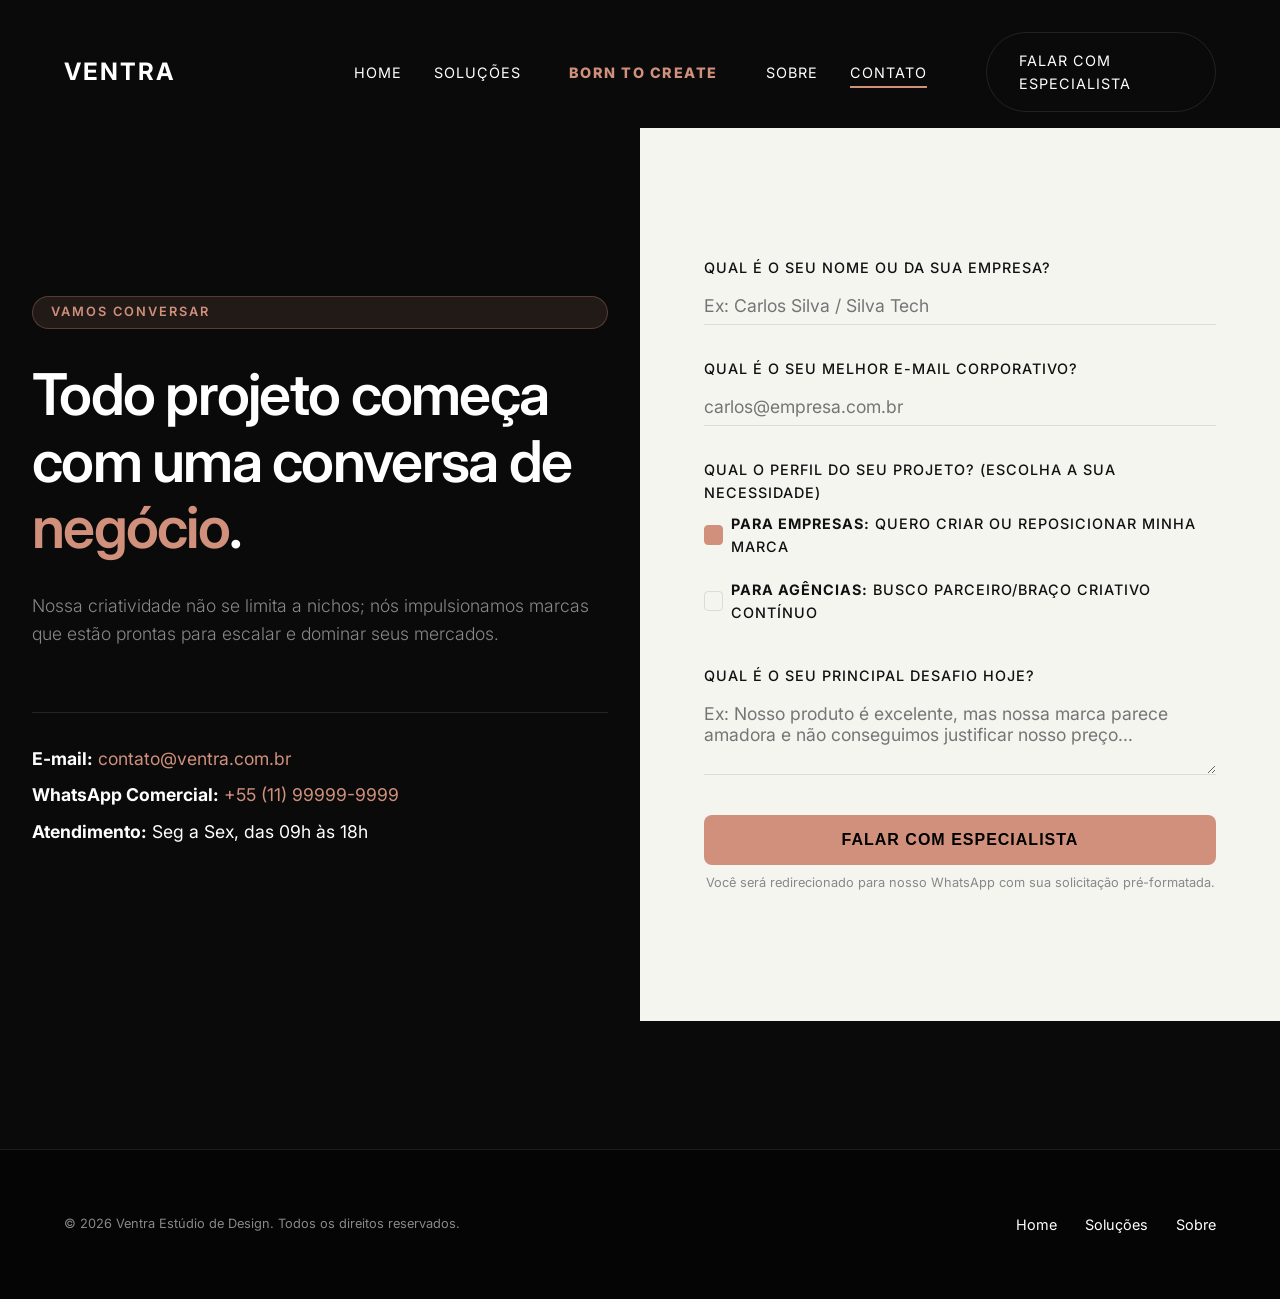
<file: contato.html>
<!DOCTYPE html>
<html lang="pt-BR">

<head>
    <meta charset="UTF-8">
    <meta name="viewport" content="width=device-width, initial-scale=1.0">
    <title>Contato & Triagem | Ventra Estúdio de Design for Business</title>
    <meta name="description"
        content="Inicie seu projeto com a Ventra. Atendimento consultivo para Agências e Empresas.">
    <link rel="stylesheet" href="styles/main.css">
</head>

<body>

    <!-- Header -->
    <header class="header">
        <div class="container">
            <div class="logo">
                <a href="index.html">Ventra</a>
            </div>
            <button class="menu-toggle">☰</button>
            <nav class="nav">
                <a href="index.html">Home</a>
                <a href="servicos.html">Soluções</a>
                <span class="text-accent"
                    style="font-weight: 800; letter-spacing: 1.5px; margin: 0 1rem; color: var(--color-accent, #ff4500); text-transform: uppercase; font-size: 0.9rem;">Born
                    to Create</span>
                <a href="sobre.html">Sobre</a>
                <a href="contato.html" class="active">Contato</a>
            </nav>
            <div class="header-action">
                <a href="contato.html" class="btn btn-outline">Falar com Especialista</a>
            </div>
        </div>
    </header>

    <!-- Split Screen Contact -->
    <section class="split-screen split-contact">
        <!-- Coluna Esquerda -->
        <div class="col-left anim-fade-up">
            <span class="badge-pill">VAMOS CONVERSAR</span>
            <h1 class="title-hero"
                style="font-size: clamp(2.2rem, 4.5vw, 3.8rem); margin-bottom: var(--space-md); line-height: 1.15;">Todo
                projeto começa com uma conversa de <span class="text-accent">negócio</span>.</h1>
            <p class="text-lead" style="font-size: 1.1rem; line-height: 1.6;">Nossa criatividade não se limita a nichos; nós impulsionamos marcas que estão prontas para escalar e dominar seus mercados.</p>

            <div class="contact-info"
                style="margin-top: var(--space-lg); border-top: 1px solid var(--color-border); padding-top: var(--space-md);">
                <p><strong>E-mail:</strong> <a href="mailto:contato@ventra.com.br"
                        style="color: var(--color-accent);">contato@ventra.com.br</a></p>
                <p><strong>WhatsApp Comercial:</strong> <a href="https://wa.me/5511999999999" target="_blank"
                        style="color: var(--color-accent);">+55 (11) 99999-9999</a></p>
                <p><strong>Atendimento:</strong> Seg a Sex, das 09h às 18h</p>
            </div>
        </div>

        <!-- Coluna Direita (Formulário Qualificado com CTA Falar com Especialista) -->
        <div class="col-right anim-fade-up">
            <form id="contactForm">

                <div class="form-group">
                    <label for="name">Qual é o seu nome ou da sua empresa?</label>
                    <input type="text" id="name" class="form-control" required
                        placeholder="Ex: Carlos Silva / Silva Tech">
                </div>

                <div class="form-group">
                    <label for="email">Qual é o seu melhor e-mail corporativo?</label>
                    <input type="email" id="email" class="form-control" required placeholder="carlos@empresa.com.br">
                </div>

                <div class="form-group">
                    <label>Qual o perfil do seu projeto? (Escolha a sua necessidade)</label>
                    <div class="checkbox-group"
                        style="display: flex; flex-direction: column; gap: 0.75rem; margin-top: 0.5rem;">
                        <label class="checkbox-label"
                            style="display: flex; align-items: center; gap: 0.5rem; cursor: pointer;">
                            <input type="radio" name="profile" value="Dono de Empresa" required checked>
                            <span><strong>Para Empresas:</strong> Quero criar ou reposicionar minha marca</span>
                        </label>
                        <label class="checkbox-label"
                            style="display: flex; align-items: center; gap: 0.5rem; cursor: pointer;">
                            <input type="radio" name="profile" value="Agência / Gestor">
                            <span><strong>Para Agências:</strong> Busco parceiro/braço criativo contínuo</span>
                        </label>

                    </div>
                </div>

                <div class="form-group" style="margin-top: var(--space-md);">
                    <label for="challenge">Qual é o seu principal desafio hoje?</label>
                    <textarea id="challenge" class="form-control" rows="3" required
                        placeholder="Ex: Nosso produto é excelente, mas nossa marca parece amadora e não conseguimos justificar nosso preço..."></textarea>
                </div>

                <button type="submit" class="btn-submit"
                    style="width: 100%; padding: 1rem; border-radius: 8px; font-weight: 600; cursor: pointer; background-color: var(--color-accent); color: #000; border: none; font-size: 1rem; transition: transform var(--trans-fast);">
                    Falar com Especialista
                </button>
                <p style="font-size: 0.8rem; color: var(--color-text-muted); margin-top: 0.5rem; text-align: center;">
                    Você será redirecionado para nosso WhatsApp com sua solicitação pré-formatada.</p>
            </form>
        </div>
    </section>

    <!-- Footer minimal for contact page -->
    <footer class="footer" style="padding: var(--space-md) 0; border-top: 1px solid var(--color-border);">
        <div class="container"
            style="display: flex; justify-content: space-between; align-items: center; flex-wrap: wrap; gap: 1rem;">
            <div class="copyright">
                <p>&copy; 2026 Ventra Estúdio de Design. Todos os direitos reservados.</p>
            </div>
            <div>
                <a href="index.html" style="margin-right: 1.5rem; font-size: 0.9rem;">Home</a>
                <a href="servicos.html" style="margin-right: 1.5rem; font-size: 0.9rem;">Soluções</a>
                <a href="sobre.html" style="font-size: 0.9rem;">Sobre</a>
            </div>
        </div>
    </footer>

    <script src="scripts/main.js"></script>
</body>

</html>
</file>
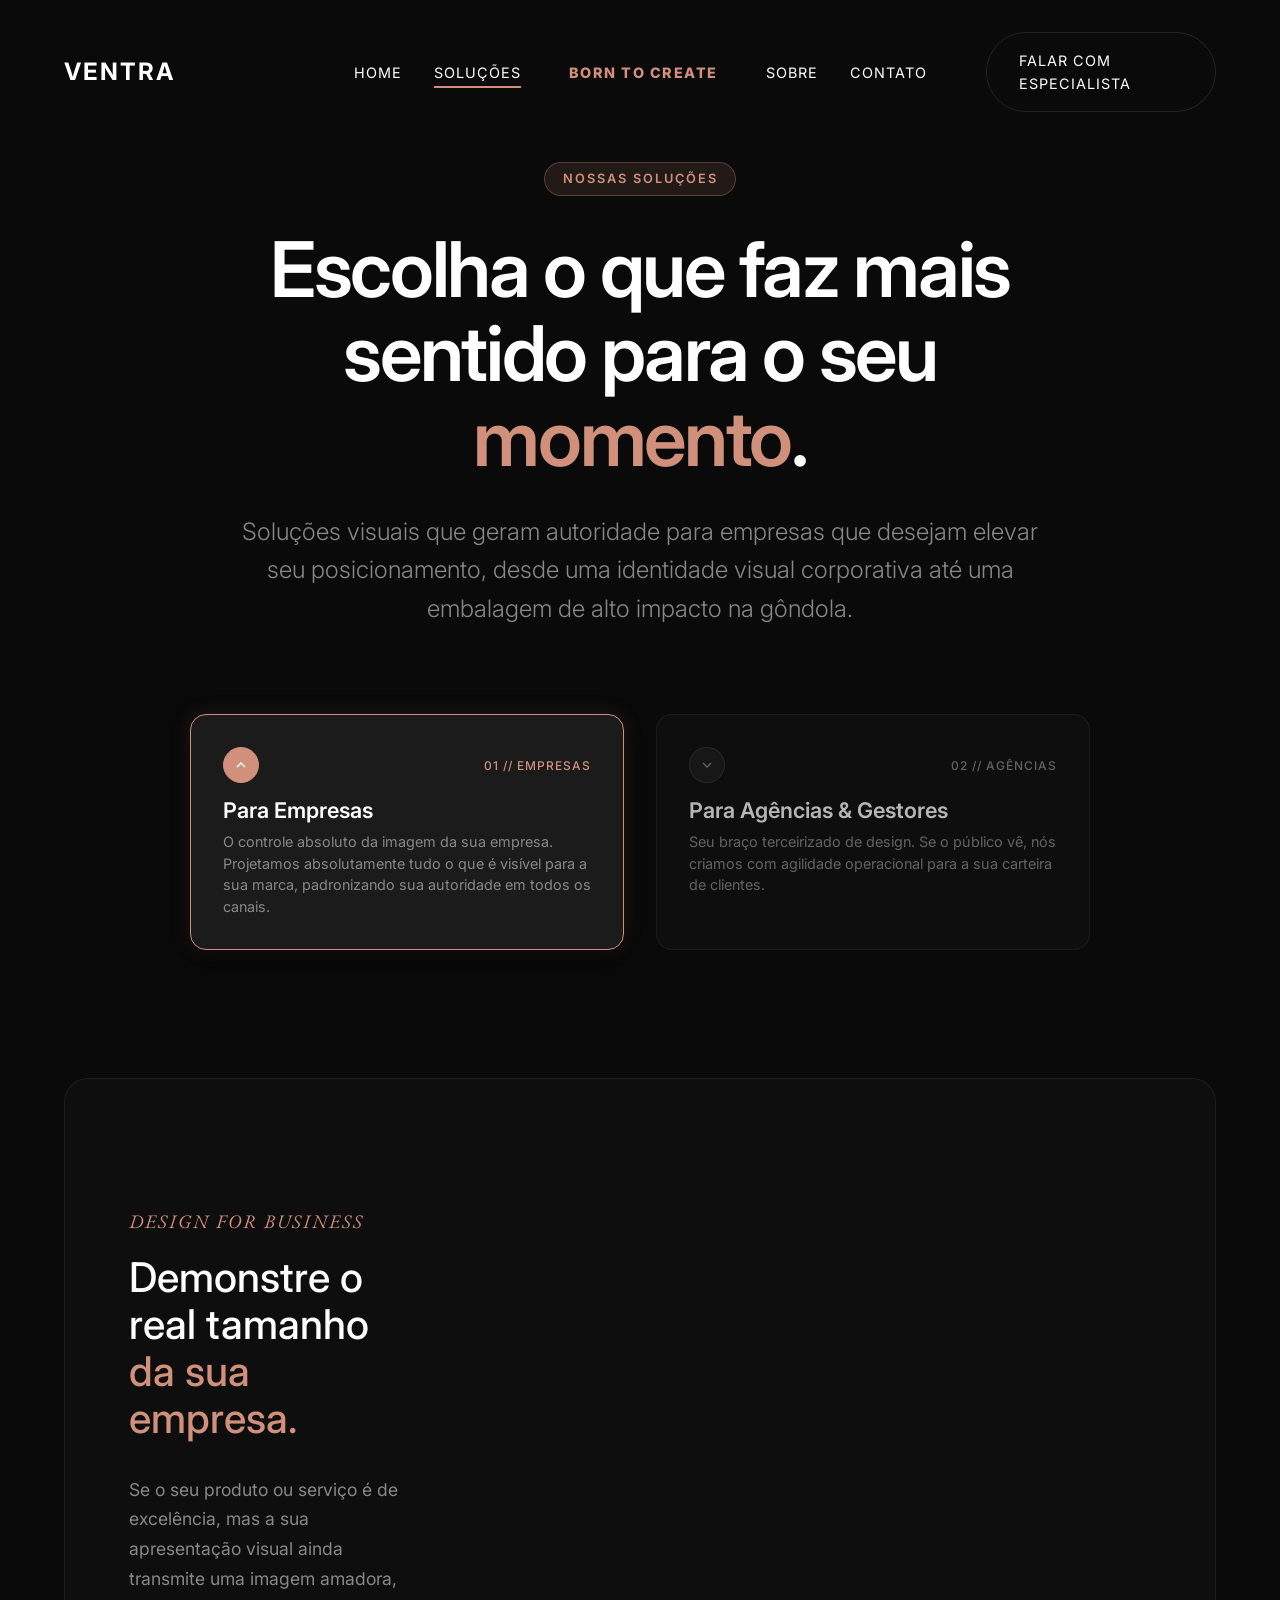
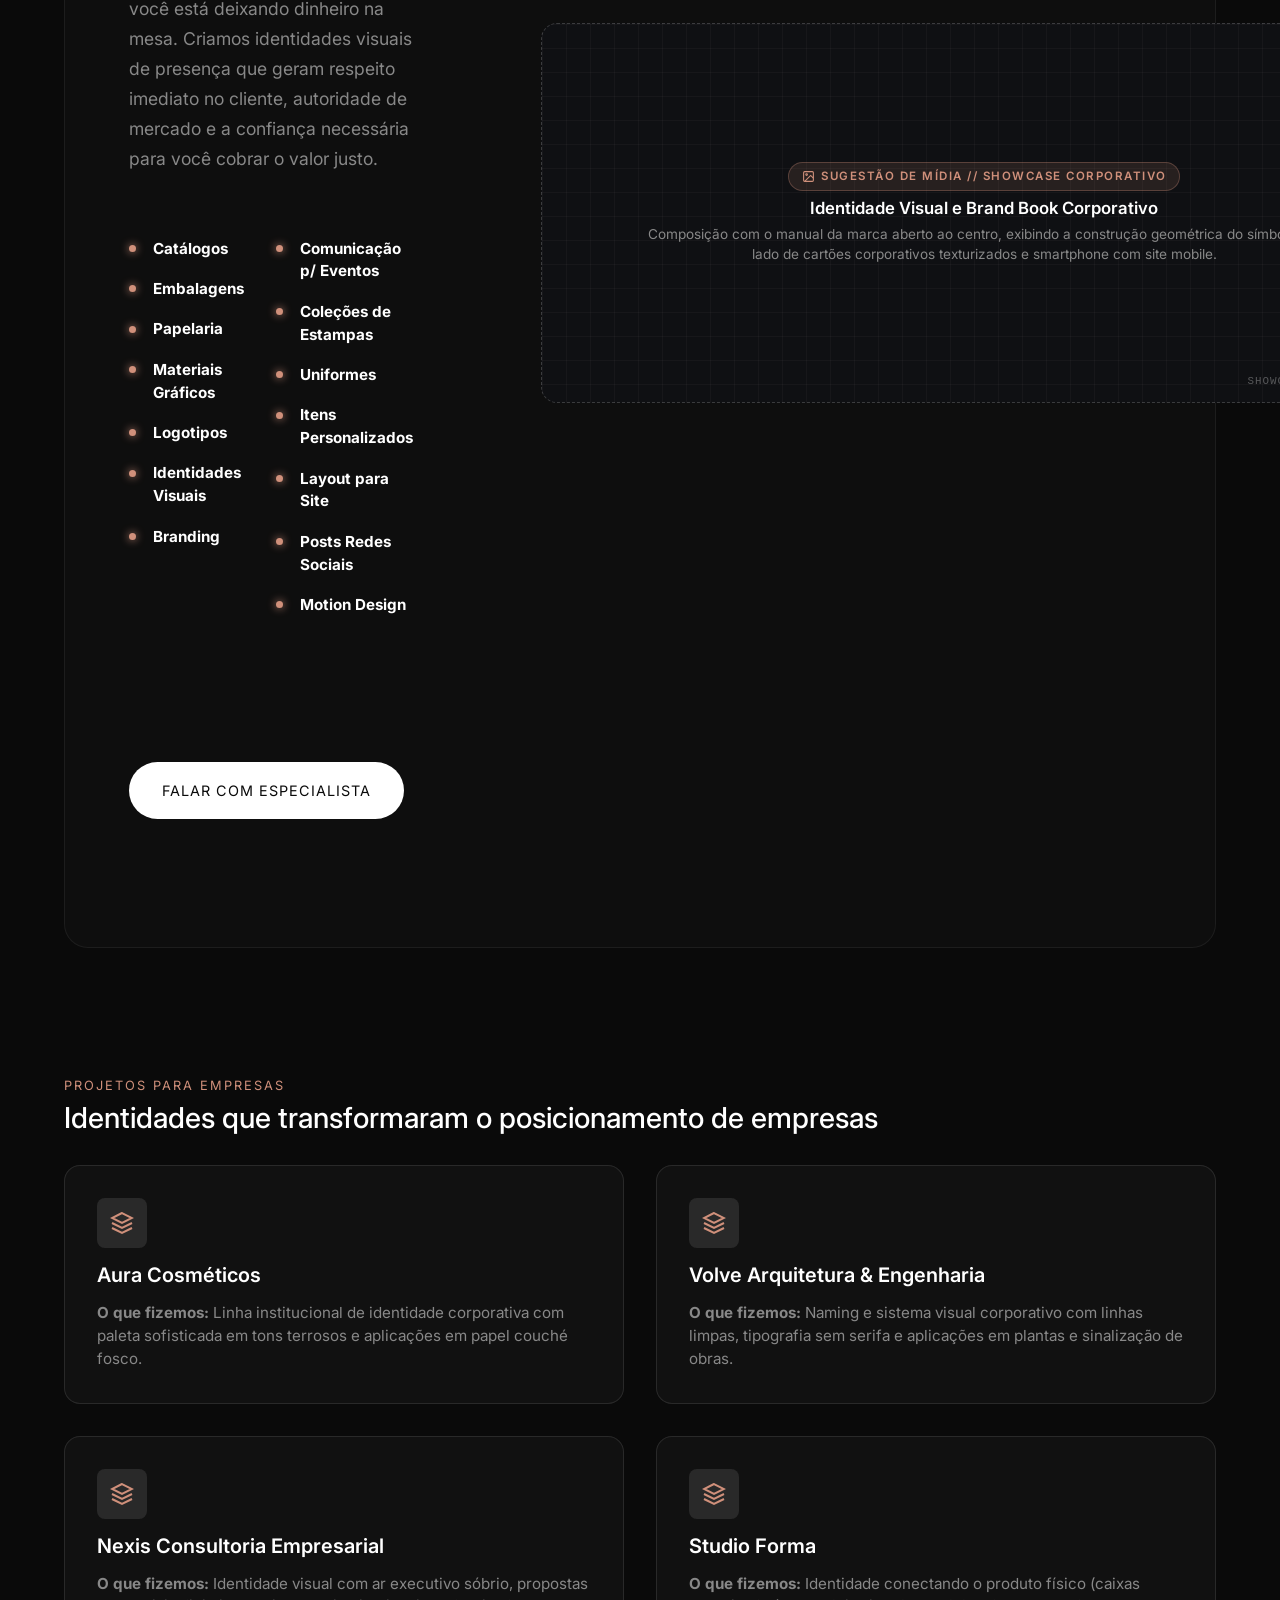
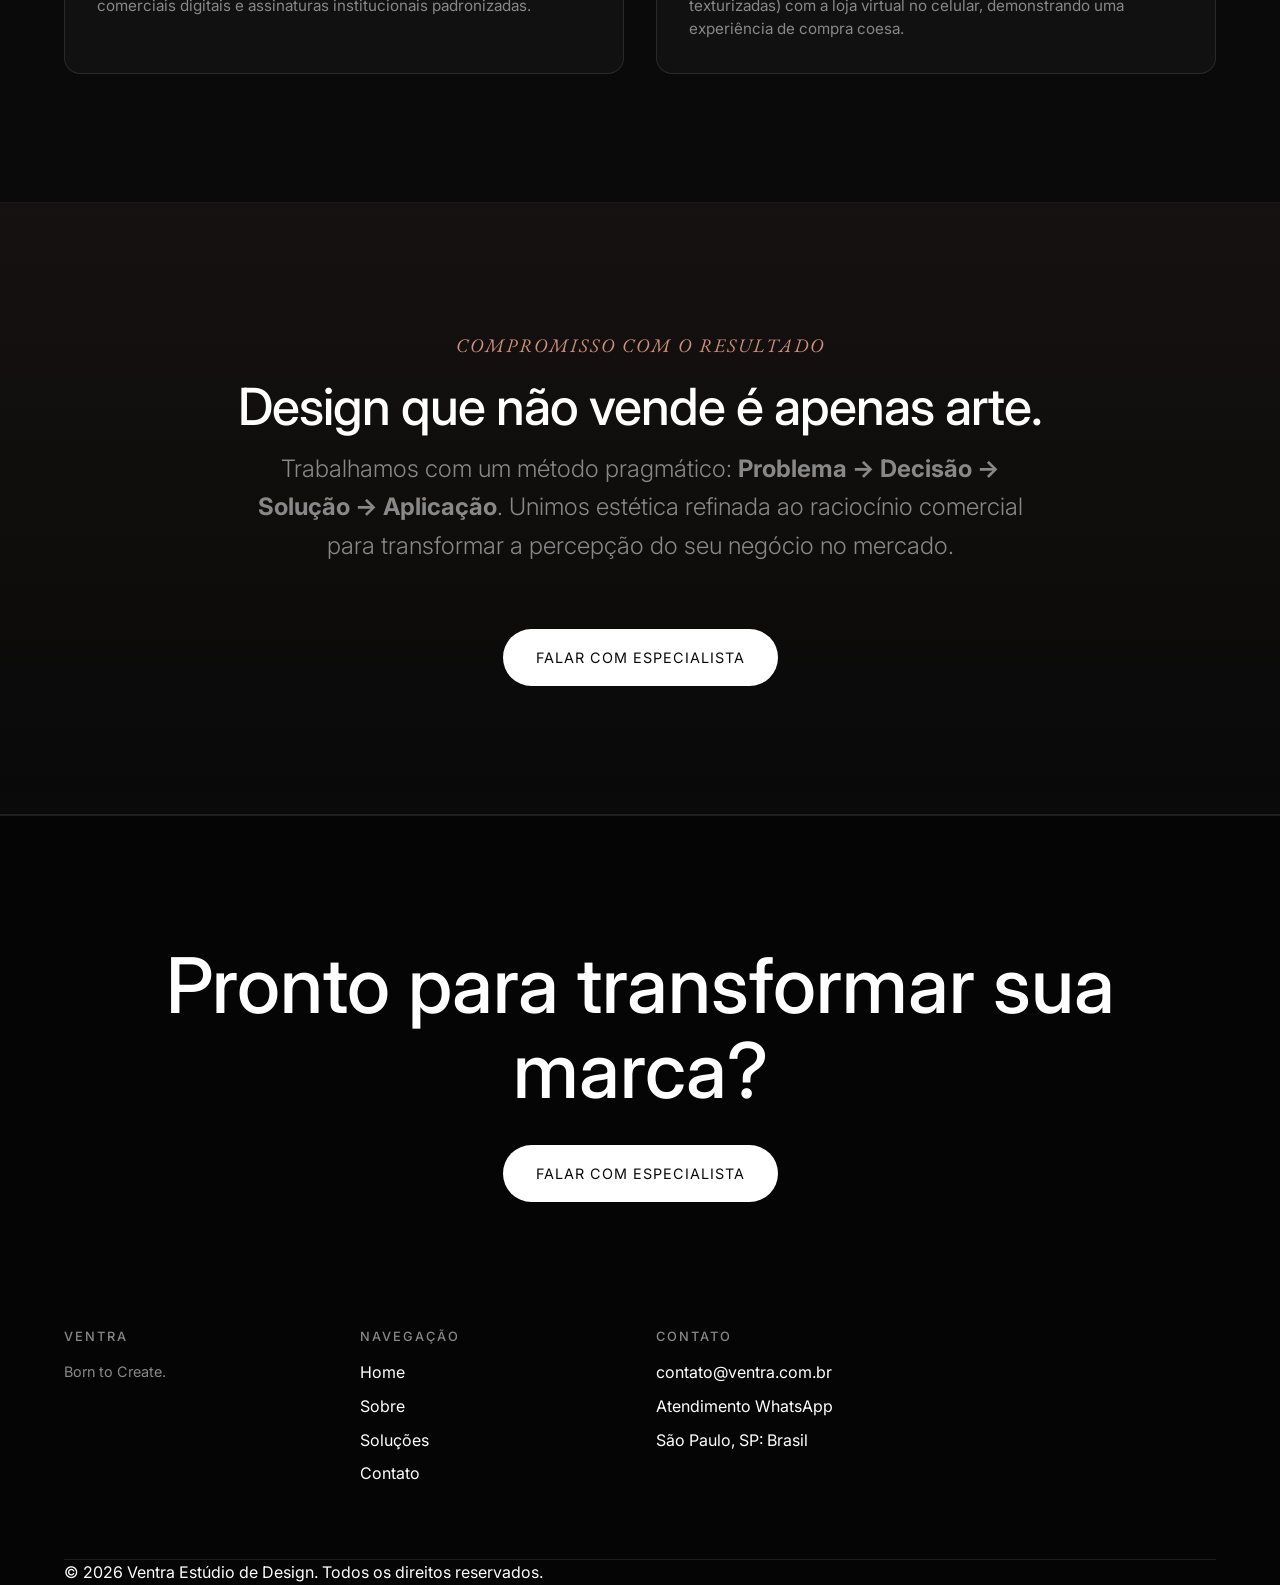
<file: servicos.html>
<!DOCTYPE html>
<html lang="pt-BR">

<head>
    <meta charset="UTF-8">
    <meta name="viewport" content="width=device-width, initial-scale=1.0">
    <title>Nossas Soluções | Ventra Estúdio</title>
    <meta name="description"
        content="Design com foco em negócios. Estratégia de marca, identidades visuais de alta conversão, embalagens e parceria estratégica.">
    <link rel="stylesheet" href="styles/main.css">
</head>

<body>

    <!-- Header -->
    <header class="header">
        <div class="container">
            <div class="logo">
                <a href="index.html">Ventra</a>
            </div>
            <button class="menu-toggle">☰</button>
            <nav class="nav">
                <a href="index.html">Home</a>
                <a href="servicos.html" class="active">Soluções</a>
                <span class="text-accent"
                    style="font-weight: 800; letter-spacing: 1.5px; margin: 0 1rem; color: var(--color-accent, #ff4500); text-transform: uppercase; font-size: 0.9rem;">Born
                    to Create</span>
                <a href="sobre.html">Sobre</a>
                <a href="contato.html">Contato</a>
            </nav>
            <div class="header-action">
                <a href="contato.html" class="btn btn-outline">Falar com Especialista</a>
            </div>
        </div>
    </header>

    <!-- Hero Minimal com Segmentação -->
    <section class="hero-solutions anim-fade-up">
        <div class="container" style="max-width: 900px; text-align: center;">
            <span class="badge-pill">NOSSAS SOLUÇÕES</span>
            <h1 class="title-hero">Escolha o que faz mais sentido para o seu <span class="text-accent">momento</span>.
            </h1>
            <p class="text-lead" style="margin: var(--space-md) auto 0;">Soluções visuais que geram autoridade para
                empresas que desejam elevar seu posicionamento, desde uma identidade visual corporativa até uma embalagem de alto impacto na gôndola.</p>
        </div>
    </section>

    <!-- Interactive Tabs Section (Modelo Bounce em Wireframe Dark) -->
    <section class="solutions-tabs-section">
        <div class="container">

            <!-- Cards de Seleção de Aba (Tabs Switcher) -->
            <div class="tabs-cards-grid anim-fade-up">

                <!-- Card 1: Para Empresas -->
                <div class="tab-card-btn active" data-tab="1" id="btn-tab-1">
                    <div class="tab-card-header">
                        <div class="tab-indicator">
                            <svg viewBox="0 0 24 24" fill="none" stroke="currentColor" stroke-width="2">
                                <polyline points="6 9 12 15 18 9"></polyline>
                            </svg>
                        </div>
                        <span class="tab-badge">01 // Empresas</span>
                    </div>
                    <h3 class="tab-card-title">Para Empresas</h3>
                    <p class="tab-card-desc">O controle absoluto da imagem da sua empresa. Projetamos absolutamente tudo
                        o que é visível para a sua marca, padronizando sua autoridade em todos os canais.</p>
                </div>

                <!-- Card 2: Para Agências -->
                <div class="tab-card-btn " data-tab="2" id="btn-tab-2">
                    <div class="tab-card-header">
                        <div class="tab-indicator">
                            <svg viewBox="0 0 24 24" fill="none" stroke="currentColor" stroke-width="2">
                                <polyline points="6 9 12 15 18 9"></polyline>
                            </svg>
                        </div>
                        <span class="tab-badge">02 // Agências</span>
                    </div>
                    <h3 class="tab-card-title">Para Agências & Gestores</h3>
                    <p class="tab-card-desc">Seu braço terceirizado de design. Se o público vê, nós criamos com
                        agilidade operacional para a sua carteira de clientes.</p>
                </div>



            </div>

            <!-- Painéis de Conteúdo das Abas -->
            <div class="tabs-content-wrapper">

                <!-- ABA 1: Conteúdo Para Empresas -->
                <div class="tab-content-panel active" id="tab-panel-1">
                    <div class="tab-split-grid">
                        <div class="tab-col-text">
                            <span class="tagline">DESIGN FOR BUSINESS</span>
                            <h2 class="title-tab">Demonstre o real tamanho <span class="text-accent">da sua empresa.</span></h2>
                            <p class="tab-description">Se o seu produto ou serviço é de excelência, mas a sua
                                apresentação visual ainda transmite uma imagem amadora, você está deixando dinheiro na
                                mesa. Criamos identidades visuais de presença que geram respeito imediato no cliente,
                                autoridade de mercado e a confiança necessária para você cobrar o valor justo.</p>

                            <div class="entregaveis-grid">
                                <ul class="bullet-list">
                                    <li><span class="bullet-dot"></span><strong>Catálogos</strong></li>
                                    <li><span class="bullet-dot"></span><strong>Embalagens</strong></li>
                                    <li><span class="bullet-dot"></span><strong>Papelaria</strong></li>
                                    <li><span class="bullet-dot"></span><strong>Materiais Gráficos</strong></li>
                                    <li><span class="bullet-dot"></span><strong>Logotipos</strong></li>
                                    <li><span class="bullet-dot"></span><strong>Identidades Visuais</strong></li>
                                    <li><span class="bullet-dot"></span><strong>Branding</strong></li>
                                </ul>
                                <ul class="bullet-list">
                                    <li><span class="bullet-dot"></span><strong>Comunicação p/ Eventos</strong></li>
                                    <li><span class="bullet-dot"></span><strong>Coleções de Estampas</strong></li>
                                    <li><span class="bullet-dot"></span><strong>Uniformes</strong></li>
                                    <li><span class="bullet-dot"></span><strong>Itens Personalizados</strong></li>
                                    <li><span class="bullet-dot"></span><strong>Layout para Site</strong></li>
                                    <li><span class="bullet-dot"></span><strong>Posts Redes Sociais</strong></li>
                                    <li><span class="bullet-dot"></span><strong>Motion Design</strong></li>
                                </ul>
                            </div>

                            <div class="tab-actions">
                                <a href="contato.html" class="btn btn-solid">Falar com Especialista</a>
                            </div>
                        </div>

                        <div class="tab-col-media">
                            <!-- Wireframe Slot (Mídia Empresas) -->
                            <div class="wireframe-slot aspect-wide" style="min-height: 380px;">
                                <span class="wireframe-tag">
                                    <svg viewBox="0 0 24 24" fill="none" stroke="currentColor" stroke-width="2">
                                        <rect x="3" y="3" width="18" height="18" rx="2" />
                                        <circle cx="8.5" cy="8.5" r="1.5" />
                                        <polyline points="21 15 16 10 5 21" />
                                    </svg>
                                    SUGESTÃO DE MÍDIA // SHOWCASE CORPORATIVO
                                </span>
                                <h4 class="wireframe-title">Identidade Visual e Brand Book Corporativo</h4>
                                <p class="wireframe-desc">Composição com o manual da marca aberto ao centro, exibindo a
                                    construção geométrica do símbolo, ao lado de cartões corporativos texturizados e
                                    smartphone com site mobile.</p>
                                <span class="wireframe-dimension">SHOWCASE // 1200 x 900</span>
                            </div>
                        </div>
                    </div>

                    <!-- Portfólio Contextual da Aba 2 (Wireframe Dark) -->
                    <div class="tab-cases-preview">
                        <div class="cases-header">
                            <span class="cases-tag">Projetos para Empresas</span>
                            <h3>Identidades que transformaram o posicionamento de empresas</h3>
                        </div>
                        <div class="tab-cases-grid">
                            <div class="case-card-text" style="background: rgba(255,255,255,0.03); border: 1px solid rgba(255,255,255,0.1); border-radius: 16px; padding: 2rem; display: flex; flex-direction: column; gap: 1rem;">
                                <div style="width: 50px; height: 50px; background: rgba(255,255,255,0.1); border-radius: 8px; display: flex; align-items: center; justify-content: center; color: var(--color-accent);">
                                    <svg viewBox="0 0 24 24" fill="none" stroke="currentColor" stroke-width="2" width="24" height="24"><path d="M12 2L2 7l10 5 10-5-10-5zM2 17l10 5 10-5M2 12l10 5 10-5"/></svg>
                                </div>
                                <h4 style="font-size: 1.25rem; font-weight: 600; margin: 0;">Aura Cosméticos</h4>
                                <p style="color: var(--color-text-muted); font-size: 0.95rem; margin: 0; line-height: 1.5;">
                                    <strong>O que fizemos:</strong> Linha institucional de identidade corporativa com paleta sofisticada em tons terrosos e aplicações em papel couché fosco.
                                </p>
                            </div>
                            <div class="case-card-text" style="background: rgba(255,255,255,0.03); border: 1px solid rgba(255,255,255,0.1); border-radius: 16px; padding: 2rem; display: flex; flex-direction: column; gap: 1rem;">
                                <div style="width: 50px; height: 50px; background: rgba(255,255,255,0.1); border-radius: 8px; display: flex; align-items: center; justify-content: center; color: var(--color-accent);">
                                    <svg viewBox="0 0 24 24" fill="none" stroke="currentColor" stroke-width="2" width="24" height="24"><path d="M12 2L2 7l10 5 10-5-10-5zM2 17l10 5 10-5M2 12l10 5 10-5"/></svg>
                                </div>
                                <h4 style="font-size: 1.25rem; font-weight: 600; margin: 0;">Volve Arquitetura & Engenharia</h4>
                                <p style="color: var(--color-text-muted); font-size: 0.95rem; margin: 0; line-height: 1.5;">
                                    <strong>O que fizemos:</strong> Naming e sistema visual corporativo com linhas limpas, tipografia sem serifa e aplicações em plantas e sinalização de obras.
                                </p>
                            </div>
                            <div class="case-card-text" style="background: rgba(255,255,255,0.03); border: 1px solid rgba(255,255,255,0.1); border-radius: 16px; padding: 2rem; display: flex; flex-direction: column; gap: 1rem;">
                                <div style="width: 50px; height: 50px; background: rgba(255,255,255,0.1); border-radius: 8px; display: flex; align-items: center; justify-content: center; color: var(--color-accent);">
                                    <svg viewBox="0 0 24 24" fill="none" stroke="currentColor" stroke-width="2" width="24" height="24"><path d="M12 2L2 7l10 5 10-5-10-5zM2 17l10 5 10-5M2 12l10 5 10-5"/></svg>
                                </div>
                                <h4 style="font-size: 1.25rem; font-weight: 600; margin: 0;">Nexis Consultoria Empresarial</h4>
                                <p style="color: var(--color-text-muted); font-size: 0.95rem; margin: 0; line-height: 1.5;">
                                    <strong>O que fizemos:</strong> Identidade visual com ar executivo sóbrio, propostas comerciais digitais e assinaturas institucionais padronizadas.
                                </p>
                            </div>
                            <div class="case-card-text" style="background: rgba(255,255,255,0.03); border: 1px solid rgba(255,255,255,0.1); border-radius: 16px; padding: 2rem; display: flex; flex-direction: column; gap: 1rem;">
                                <div style="width: 50px; height: 50px; background: rgba(255,255,255,0.1); border-radius: 8px; display: flex; align-items: center; justify-content: center; color: var(--color-accent);">
                                    <svg viewBox="0 0 24 24" fill="none" stroke="currentColor" stroke-width="2" width="24" height="24"><path d="M12 2L2 7l10 5 10-5-10-5zM2 17l10 5 10-5M2 12l10 5 10-5"/></svg>
                                </div>
                                <h4 style="font-size: 1.25rem; font-weight: 600; margin: 0;">Studio Forma</h4>
                                <p style="color: var(--color-text-muted); font-size: 0.95rem; margin: 0; line-height: 1.5;">
                                    <strong>O que fizemos:</strong> Identidade conectando o produto físico (caixas texturizadas) com a loja virtual no celular, demonstrando uma experiência de compra coesa.
                                </p>
                            </div>
                        </div>
                    </div>
                </div>



            <!-- ABA 2: Conteúdo Para Agências -->
                <div class="tab-content-panel " id="tab-panel-2">
                    <div class="tab-split-grid">
                        <div class="tab-col-text">
                            <span class="tagline">PARCERIA ESTRATÉGICA</span>
                            <h2 class="title-tab">Seu braço de design estratégico <span class="text-accent">sem a
                                    responsabilidade de gerir um time interno.</span></h2>
                            <p class="tab-description">Elimine os gargalos criativos da sua agência ou operação de
                                tráfego. Atuamos nos bastidores executando identidades visuais completas e peças de alta
                                conversão para seus clientes com a velocidade que você precisa,
                                sem retrabalho e sem preciosismo que trava entregas.</p>

                            <div class="entregaveis-grid">
                                <ul class="bullet-list">
                                    <li><span class="bullet-dot"></span><strong>Catálogos</strong></li>
                                    <li><span class="bullet-dot"></span><strong>Embalagens</strong></li>
                                    <li><span class="bullet-dot"></span><strong>Papelaria</strong></li>
                                    <li><span class="bullet-dot"></span><strong>Materiais Gráficos</strong></li>
                                    <li><span class="bullet-dot"></span><strong>Logotipos</strong></li>
                                    <li><span class="bullet-dot"></span><strong>Identidades Visuais</strong></li>
                                    <li><span class="bullet-dot"></span><strong>Branding</strong></li>
                                </ul>
                                <ul class="bullet-list">
                                    <li><span class="bullet-dot"></span><strong>Comunicação p/ Eventos</strong></li>
                                    <li><span class="bullet-dot"></span><strong>Coleções de Estampas</strong></li>
                                    <li><span class="bullet-dot"></span><strong>Uniformes</strong></li>
                                    <li><span class="bullet-dot"></span><strong>Itens Personalizados</strong></li>
                                    <li><span class="bullet-dot"></span><strong>Layout para Site</strong></li>
                                    <li><span class="bullet-dot"></span><strong>Posts Redes Sociais</strong></li>
                                    <li><span class="bullet-dot"></span><strong>Motion Design</strong></li>
                                </ul>
                            </div>

                            <div class="tab-actions">
                                <a href="contato.html" class="btn btn-solid">Falar com Especialista</a>
                            </div>
                        </div>

                        <div class="tab-col-media">
                            <!-- Wireframe Slot (Mídia Agências) -->
                            <div class="wireframe-slot aspect-wide" style="min-height: 380px;">
                                <span class="wireframe-tag">
                                    <svg viewBox="0 0 24 24" fill="none" stroke="currentColor" stroke-width="2">
                                        <rect x="3" y="3" width="18" height="18" rx="2" />
                                        <circle cx="8.5" cy="8.5" r="1.5" />
                                        <polyline points="21 15 16 10 5 21" />
                                    </svg>
                                    SUGESTÃO DE MÍDIA // VÍDEO OU SHOWCASE
                                </span>
                                <h4 class="wireframe-title">Ecossistema Criativo para Agências</h4>
                                <p class="wireframe-desc">Vídeo em loop suave ou mockup interativo exibindo pranchas de
                                    marca, paletas tipográficas e desdobramentos de criativos de alta conversão em fundo
                                    dark mode com acabamento sofisticado.</p>
                                <span class="wireframe-dimension">SHOWCASE // 1200 x 900</span>
                            </div>
                        </div>
                    </div>

                    <!-- Portfólio Contextual da Aba 1 (Wireframe Dark) -->
                    <div class="tab-cases-preview">
                        <div class="cases-header">
                            <span class="cases-tag">Projetos para Agências</span>
                            <h3>Criados para parceiros e equipes de marketing</h3>
                        </div>
                        <div class="tab-cases-grid">
                            <div class="case-card-text" style="background: rgba(255,255,255,0.03); border: 1px solid rgba(255,255,255,0.1); border-radius: 16px; padding: 2rem; display: flex; flex-direction: column; gap: 1rem;">
                                <div style="width: 50px; height: 50px; background: rgba(255,255,255,0.1); border-radius: 8px; display: flex; align-items: center; justify-content: center; color: var(--color-accent);">
                                    <svg viewBox="0 0 24 24" fill="none" stroke="currentColor" stroke-width="2" width="24" height="24"><path d="M12 2L2 7l10 5 10-5-10-5zM2 17l10 5 10-5M2 12l10 5 10-5"/></svg>
                                </div>
                                <h4 style="font-size: 1.25rem; font-weight: 600; margin: 0;">TechFlow Solutions</h4>
                                <p style="color: var(--color-text-muted); font-size: 0.95rem; margin: 0; line-height: 1.5;">
                                    <strong>O que fizemos:</strong> Criação de telas de dashboard analítico e pranchas de criativos em formato carrossel para anúncios patrocinados.
                                </p>
                            </div>
                            <div class="case-card-text" style="background: rgba(255,255,255,0.03); border: 1px solid rgba(255,255,255,0.1); border-radius: 16px; padding: 2rem; display: flex; flex-direction: column; gap: 1rem;">
                                <div style="width: 50px; height: 50px; background: rgba(255,255,255,0.1); border-radius: 8px; display: flex; align-items: center; justify-content: center; color: var(--color-accent);">
                                    <svg viewBox="0 0 24 24" fill="none" stroke="currentColor" stroke-width="2" width="24" height="24"><path d="M12 2L2 7l10 5 10-5-10-5zM2 17l10 5 10-5M2 12l10 5 10-5"/></svg>
                                </div>
                                <h4 style="font-size: 1.25rem; font-weight: 600; margin: 0;">Apex Growth Partner</h4>
                                <p style="color: var(--color-text-muted); font-size: 0.95rem; margin: 0; line-height: 1.5;">
                                    <strong>O que fizemos:</strong> Decks institucionais com infográficos de autoridade e apresentação comercial executiva para grandes contas.
                                </p>
                            </div>
                            <div class="case-card-text" style="background: rgba(255,255,255,0.03); border: 1px solid rgba(255,255,255,0.1); border-radius: 16px; padding: 2rem; display: flex; flex-direction: column; gap: 1rem;">
                                <div style="width: 50px; height: 50px; background: rgba(255,255,255,0.1); border-radius: 8px; display: flex; align-items: center; justify-content: center; color: var(--color-accent);">
                                    <svg viewBox="0 0 24 24" fill="none" stroke="currentColor" stroke-width="2" width="24" height="24"><path d="M12 2L2 7l10 5 10-5-10-5zM2 17l10 5 10-5M2 12l10 5 10-5"/></svg>
                                </div>
                                <h4 style="font-size: 1.25rem; font-weight: 600; margin: 0;">Vanguard Media Hub</h4>
                                <p style="color: var(--color-text-muted); font-size: 0.95rem; margin: 0; line-height: 1.5;">
                                    <strong>O que fizemos:</strong> Identidade visual ágil com padrões vetoriais e peças animadas para reels e stories de alta interação.
                                </p>
                            </div>
                            <div class="case-card-text" style="background: rgba(255,255,255,0.03); border: 1px solid rgba(255,255,255,0.1); border-radius: 16px; padding: 2rem; display: flex; flex-direction: column; gap: 1rem;">
                                <div style="width: 50px; height: 50px; background: rgba(255,255,255,0.1); border-radius: 8px; display: flex; align-items: center; justify-content: center; color: var(--color-accent);">
                                    <svg viewBox="0 0 24 24" fill="none" stroke="currentColor" stroke-width="2" width="24" height="24"><path d="M12 2L2 7l10 5 10-5-10-5zM2 17l10 5 10-5M2 12l10 5 10-5"/></svg>
                                </div>
                                <h4 style="font-size: 1.25rem; font-weight: 600; margin: 0;">Nexus Data Corp</h4>
                                <p style="color: var(--color-text-muted); font-size: 0.95rem; margin: 0; line-height: 1.5;">
                                    <strong>O que fizemos:</strong> Design editorial técnico aplicado em relatórios anuais de performance e telas de landing page de alta conversão para captação de leads.
                                </p>
                            </div>
                        </div>
                    </div>
                </div>

                </div>

        </div>
    </section>

    <!-- Dark Banner / Objection Breaker -->
    <section class="conviction-banner anim-fade-up">
        <div class="container" style="max-width: 900px; text-align: center;">
            <span class="tagline">COMPROMISSO COM O RESULTADO</span>
            <h2 class="title-section" style="margin-bottom: var(--space-sm);">Design que não vende é apenas arte.</h2>
            <p class="text-lead" style="margin: 0 auto var(--space-lg); color: var(--color-text-muted);">Trabalhamos com
                um método pragmático: <strong>Problema → Decisão → Solução → Aplicação</strong>. Unimos estética
                refinada ao raciocínio comercial para transformar a percepção do seu negócio no mercado.</p>
            <div style="display: flex; gap: var(--space-sm); justify-content: center; flex-wrap: wrap;">
                <a href="contato.html" class="btn btn-solid">Falar com Especialista</a>
            </div>
        </div>
    </section>

    <!-- Footer -->
    <footer class="footer">
        <div class="container">
            <div class="footer-hero anim-fade-up">
                <h2>Pronto para transformar sua marca?</h2>
                <a href="contato.html" class="btn btn-solid">Falar com Especialista</a>
            </div>

            <div class="footer-bottom anim-fade-up">
                <div class="footer-col">
                    <h5>Ventra</h5>
                    <p>Born to Create.</p>
                </div>
                <div class="footer-col">
                    <h5>Navegação</h5>
                    <ul>
                        <li><a href="index.html">Home</a></li>
                        <li><a href="sobre.html">Sobre</a></li>
                        <li><a href="servicos.html">Soluções</a></li>
                        <li><a href="contato.html">Contato</a></li>
                    </ul>
                </div>
                <div class="footer-col">
                    <h5>Contato</h5>
                    <ul>
                        <li><a href="mailto:contato@ventra.com.br">contato@ventra.com.br</a></li>
                        <li><a href="https://wa.me/5511999999999" target="_blank">Atendimento WhatsApp</a></li>
                        <li>São Paulo, SP: Brasil</li>
                    </ul>
                </div>
            </div>

            <div class="footer-copyright anim-fade-up">
                <p>&copy; 2026 Ventra Estúdio de Design. Todos os direitos reservados.</p>
            </div>
        </div>
    </footer>

    <script src="scripts/main.js"></script>
</body>

</html>
</file>
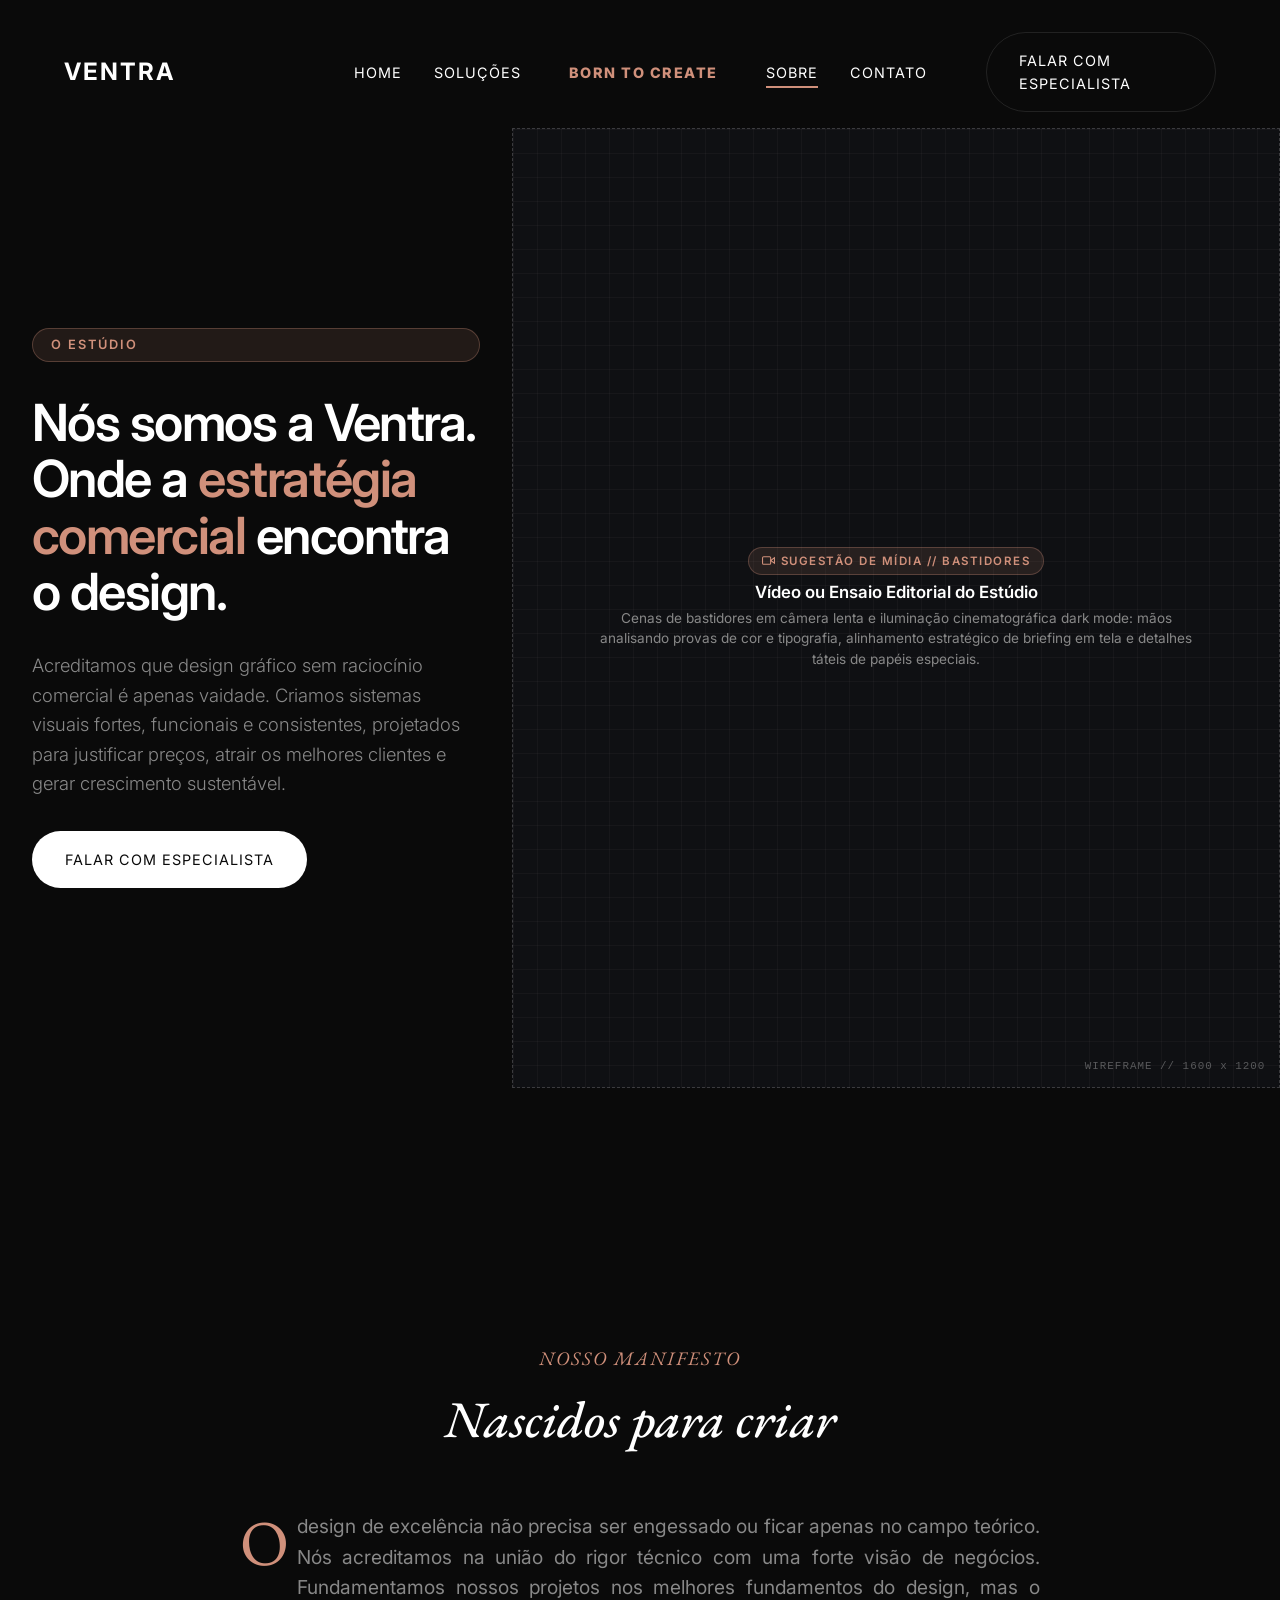
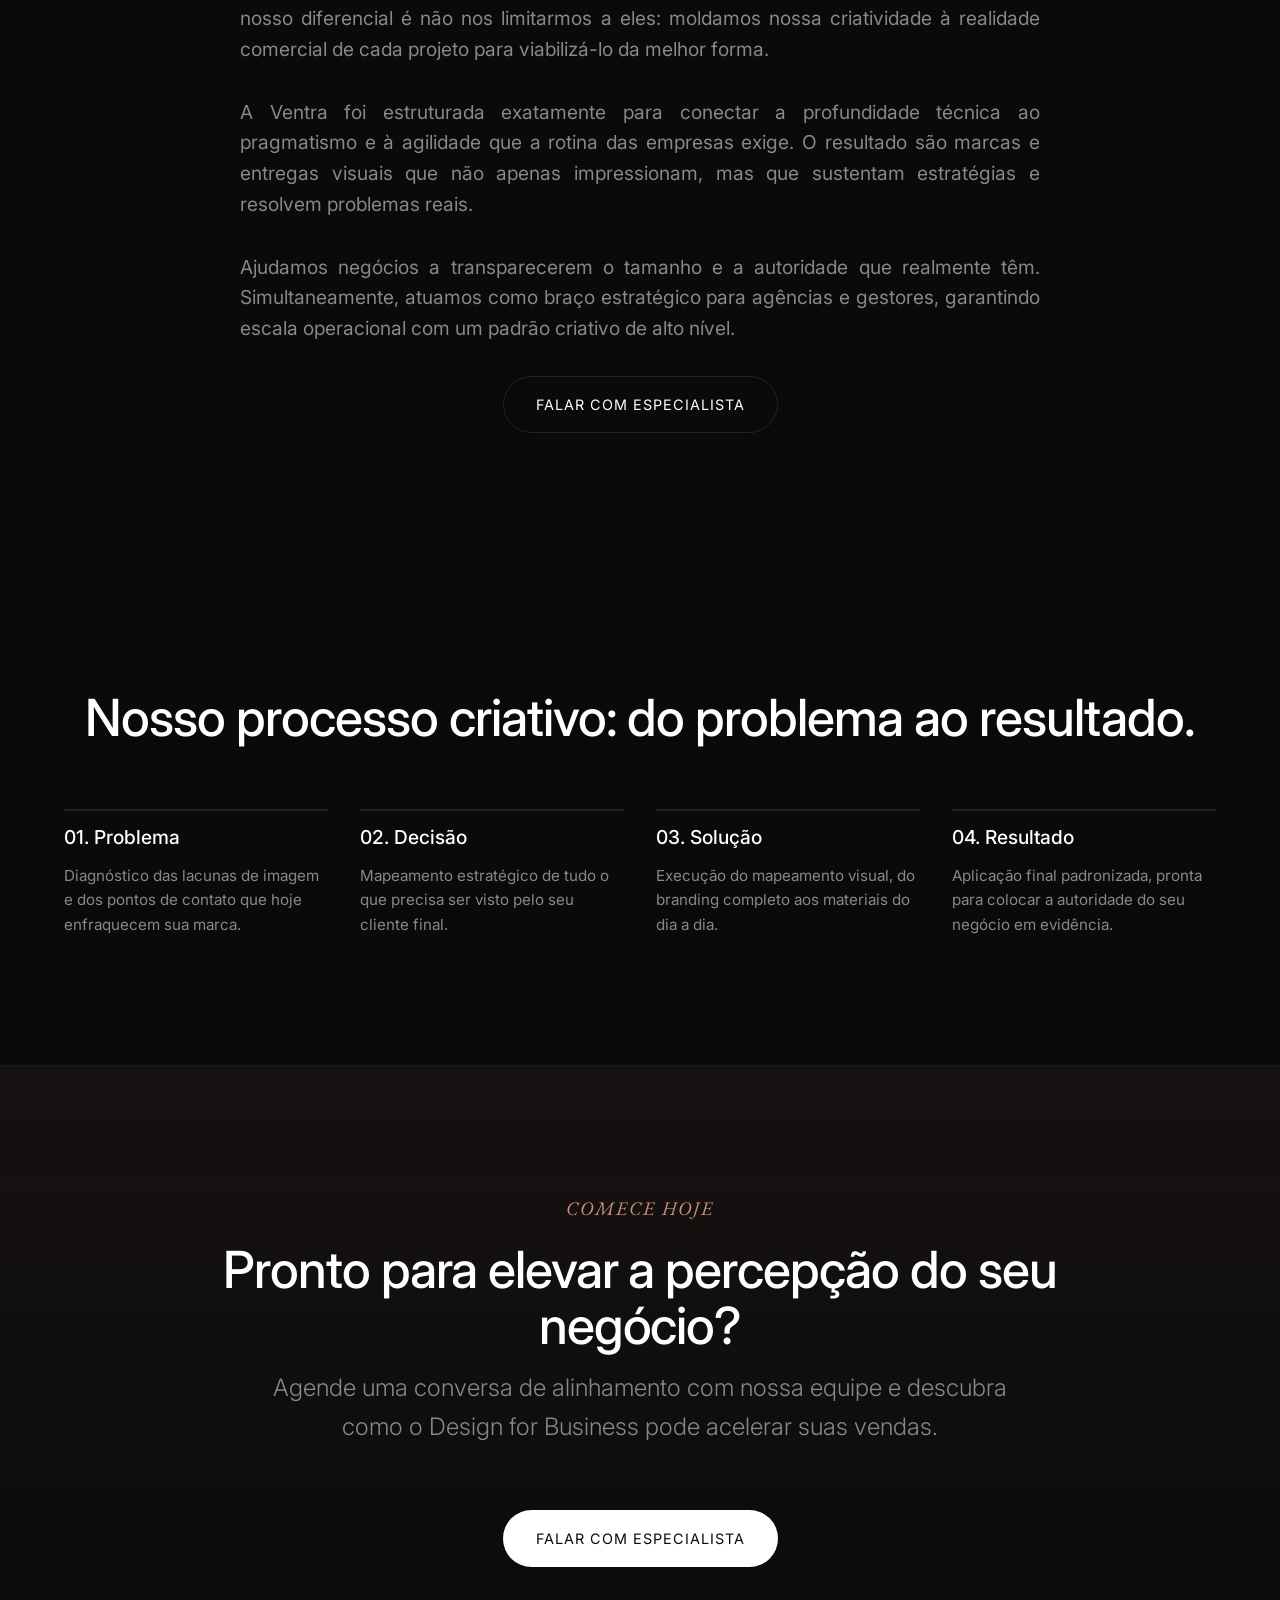
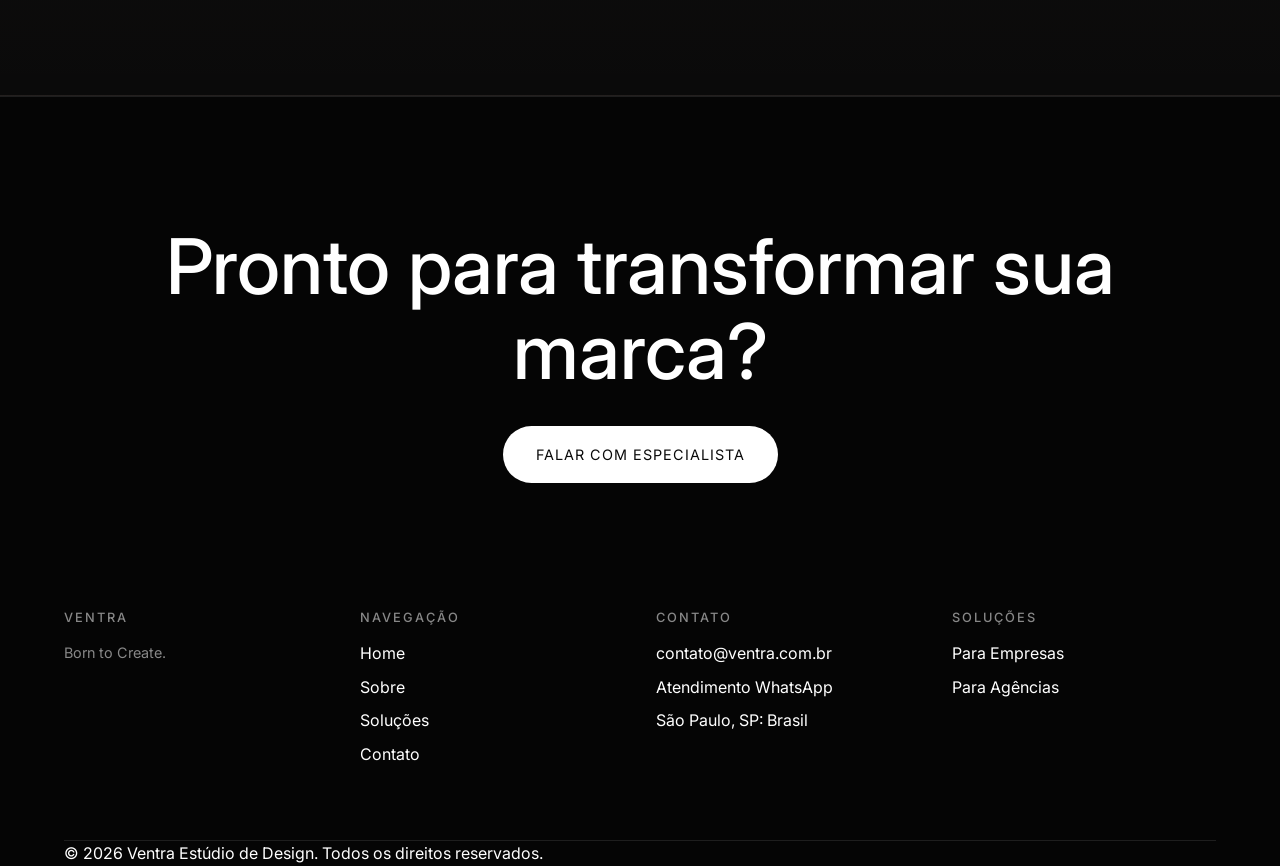
<file: sobre.html>
<!DOCTYPE html>
<html lang="pt-BR">

<head>
    <meta charset="UTF-8">
    <meta name="viewport" content="width=device-width, initial-scale=1.0">
    <title>Sobre Nós | Ventra Estúdio de Design for Business</title>
    <meta name="description"
        content="Nós somos a Ventra. Onde a estratégia comercial ganha vida através do design de alto impacto. Não vendemos arquivos, entregamos decisões.">
    <link rel="stylesheet" href="styles/main.css">
</head>

<body>

    <!-- Header -->
    <header class="header">
        <div class="container">
            <div class="logo">
                <a href="index.html">Ventra</a>
            </div>
            <button class="menu-toggle">☰</button>
            <nav class="nav">
                <a href="index.html">Home</a>
                <a href="servicos.html">Soluções</a>
                <span class="text-accent"
                    style="font-weight: 800; letter-spacing: 1.5px; margin: 0 1rem; color: var(--color-accent, #ff4500); text-transform: uppercase; font-size: 0.9rem;">Born
                    to Create</span>
                <a href="sobre.html" class="active">Sobre</a>
                <a href="contato.html">Contato</a>
            </nav>
            <div class="header-action">
                <a href="contato.html" class="btn btn-outline">Falar com Especialista</a>
            </div>
        </div>
    </header>

    <!-- Hero Invertido (Wireframe Dark) -->
    <section class="hero-invert">
        <div class="hero-invert-text anim-fade-up">
            <span class="badge-pill">O ESTÚDIO</span>
            <h1 class="title-hero" style="font-size: clamp(2.5rem, 4vw, 4.2rem);">Nós somos a Ventra.<br>Onde a <span
                    class="text-accent">estratégia comercial</span> encontra o design.</h1>
            <p class="text-lead" style="font-size: 1.15rem; margin-top: var(--space-sm);">Acreditamos que design gráfico
                sem raciocínio comercial é apenas vaidade. Criamos sistemas visuais fortes, funcionais e consistentes,
                projetados para justificar preços, atrair os melhores clientes e gerar crescimento sustentável.</p>
            <div style="margin-top: var(--space-md);">
                <a href="contato.html" class="btn btn-solid">Falar com Especialista</a>
            </div>
        </div>
        <div class="hero-invert-video">
            <div class="wireframe-slot aspect-tall" style="height: 100%; min-height: 480px; border-radius: 0;">
                <span class="wireframe-tag">
                    <svg viewBox="0 0 24 24" fill="none" stroke="currentColor" stroke-width="2">
                        <polygon points="23 7 16 12 23 17 23 7" />
                        <rect x="1" y="5" width="15" height="14" rx="2" />
                    </svg>
                    SUGESTÃO DE MÍDIA // BASTIDORES
                </span>
                <h4 class="wireframe-title">Vídeo ou Ensaio Editorial do Estúdio</h4>
                <p class="wireframe-desc">Cenas de bastidores em câmera lenta e iluminação cinematográfica dark mode:
                    mãos analisando provas de cor e tipografia, alinhamento estratégico de briefing em tela e detalhes
                    táteis de papéis especiais.</p>
                <span class="wireframe-dimension">WIREFRAME // 1600 x 1200</span>
            </div>
        </div>
    </section>

    <!-- Manifesto Editorial -->
    <section class="manifesto-editorial-section">
        <div class="container">
            <div class="manifesto-editorial anim-fade-up">
                <span class="tagline">NOSSO MANIFESTO</span>
                <h2>Nascidos para criar</h2>
                <p>O design de excelência não precisa ser engessado ou ficar apenas no campo teórico. Nós acreditamos na
                    união do rigor técnico com uma forte visão de negócios. Fundamentamos nossos projetos nos melhores
                    fundamentos do design, mas o nosso diferencial é não nos limitarmos a eles: moldamos nossa
                    criatividade à realidade comercial de cada projeto para viabilizá-lo da melhor forma.</p>
                <p>A Ventra foi estruturada exatamente para conectar a profundidade técnica ao pragmatismo e à agilidade
                    que a rotina das empresas exige. O resultado são marcas e entregas visuais que não apenas
                    impressionam, mas que sustentam estratégias e resolvem problemas reais.</p>
                <p>Ajudamos negócios a transparecerem o tamanho e a autoridade que realmente têm.
                    Simultaneamente, atuamos como braço estratégico para agências e gestores, garantindo escala
                    operacional com um padrão criativo de alto nível.</p>

                <div style="margin-top: var(--space-md);">
                    <a href="contato.html" class="btn btn-outline">Falar com Especialista</a>
                </div>
            </div>
        </div>
    </section>

    <!-- Processo em 4 Passos -->
    <section class="process-home" style="padding-top: var(--space-xl);">
        <div class="container">
            <h2 class="title-section text-center anim-fade-up" style="text-align: center;">Nosso processo criativo: do
                problema ao resultado.</h2>

            <div class="process-grid anim-fade-up" style="margin-top: var(--space-lg);">
                <div class="process-step">
                    <h4>01. Problema</h4>
                    <p>Diagnóstico das lacunas de imagem e dos pontos de contato que hoje enfraquecem sua marca.</p>
                </div>
                <div class="process-step">
                    <h4>02. Decisão</h4>
                    <p>Mapeamento estratégico de tudo o que precisa ser visto pelo seu cliente final.</p>
                </div>
                <div class="process-step">
                    <h4>03. Solução</h4>
                    <p>Execução do mapeamento visual, do branding completo aos materiais do dia a dia.</p>
                </div>
                <div class="process-step">
                    <h4>04. Resultado</h4>
                    <p>Aplicação final padronizada, pronta para colocar a autoridade do seu negócio em evidência.</p>
                </div>
            </div>
        </div>
    </section>

    <!-- Banner de Fechamento -->
    <section class="conviction-banner anim-fade-up">
        <div class="container" style="max-width: 900px; text-align: center;">
            <span class="tagline">COMECE HOJE</span>
            <h2 class="title-section" style="margin-bottom: var(--space-sm);">Pronto para elevar a percepção do seu
                negócio?</h2>
            <p class="text-lead" style="margin: 0 auto var(--space-lg); color: var(--color-text-muted);">Agende uma
                conversa de alinhamento com nossa equipe e descubra como o Design for Business pode acelerar suas
                vendas.</p>
            <div style="display: flex; gap: var(--space-sm); justify-content: center; flex-wrap: wrap;">
                <a href="contato.html" class="btn btn-solid">Falar com Especialista</a>
            </div>
        </div>
    </section>

    <!-- Footer -->
    <footer class="footer">
        <div class="container">
            <div class="footer-hero anim-fade-up">
                <h2>Pronto para transformar sua marca?</h2>
                <a href="contato.html" class="btn btn-solid">Falar com Especialista</a>
            </div>

            <div class="footer-bottom anim-fade-up">
                <div class="footer-col">
                    <h5>Ventra</h5>
                    <p>Born to Create.</p>
                </div>
                <div class="footer-col">
                    <h5>Navegação</h5>
                    <ul>
                        <li><a href="index.html">Home</a></li>
                        <li><a href="sobre.html">Sobre</a></li>
                        <li><a href="servicos.html">Soluções</a></li>
                        <li><a href="contato.html">Contato</a></li>
                    </ul>
                </div>
                <div class="footer-col">
                    <h5>Contato</h5>
                    <ul>
                        <li><a href="mailto:contato@ventra.com.br">contato@ventra.com.br</a></li>
                        <li><a href="https://wa.me/5511999999999" target="_blank">Atendimento WhatsApp</a></li>
                        <li>São Paulo, SP: Brasil</li>
                    </ul>
                </div>
                <div class="footer-col">
                    <h5>Soluções</h5>
                    <ul>
                        <li><a href="servicos.html#tab-2">Para Empresas</a></li>
                        <li><a href="servicos.html#tab-1">Para Agências</a></li>

                    </ul>
                </div>
            </div>

            <div class="footer-copyright anim-fade-up">
                <p>&copy; 2026 Ventra Estúdio de Design. Todos os direitos reservados.</p>
            </div>
        </div>
    </footer>

    <script src="scripts/main.js"></script>
</body>

</html>
</file>
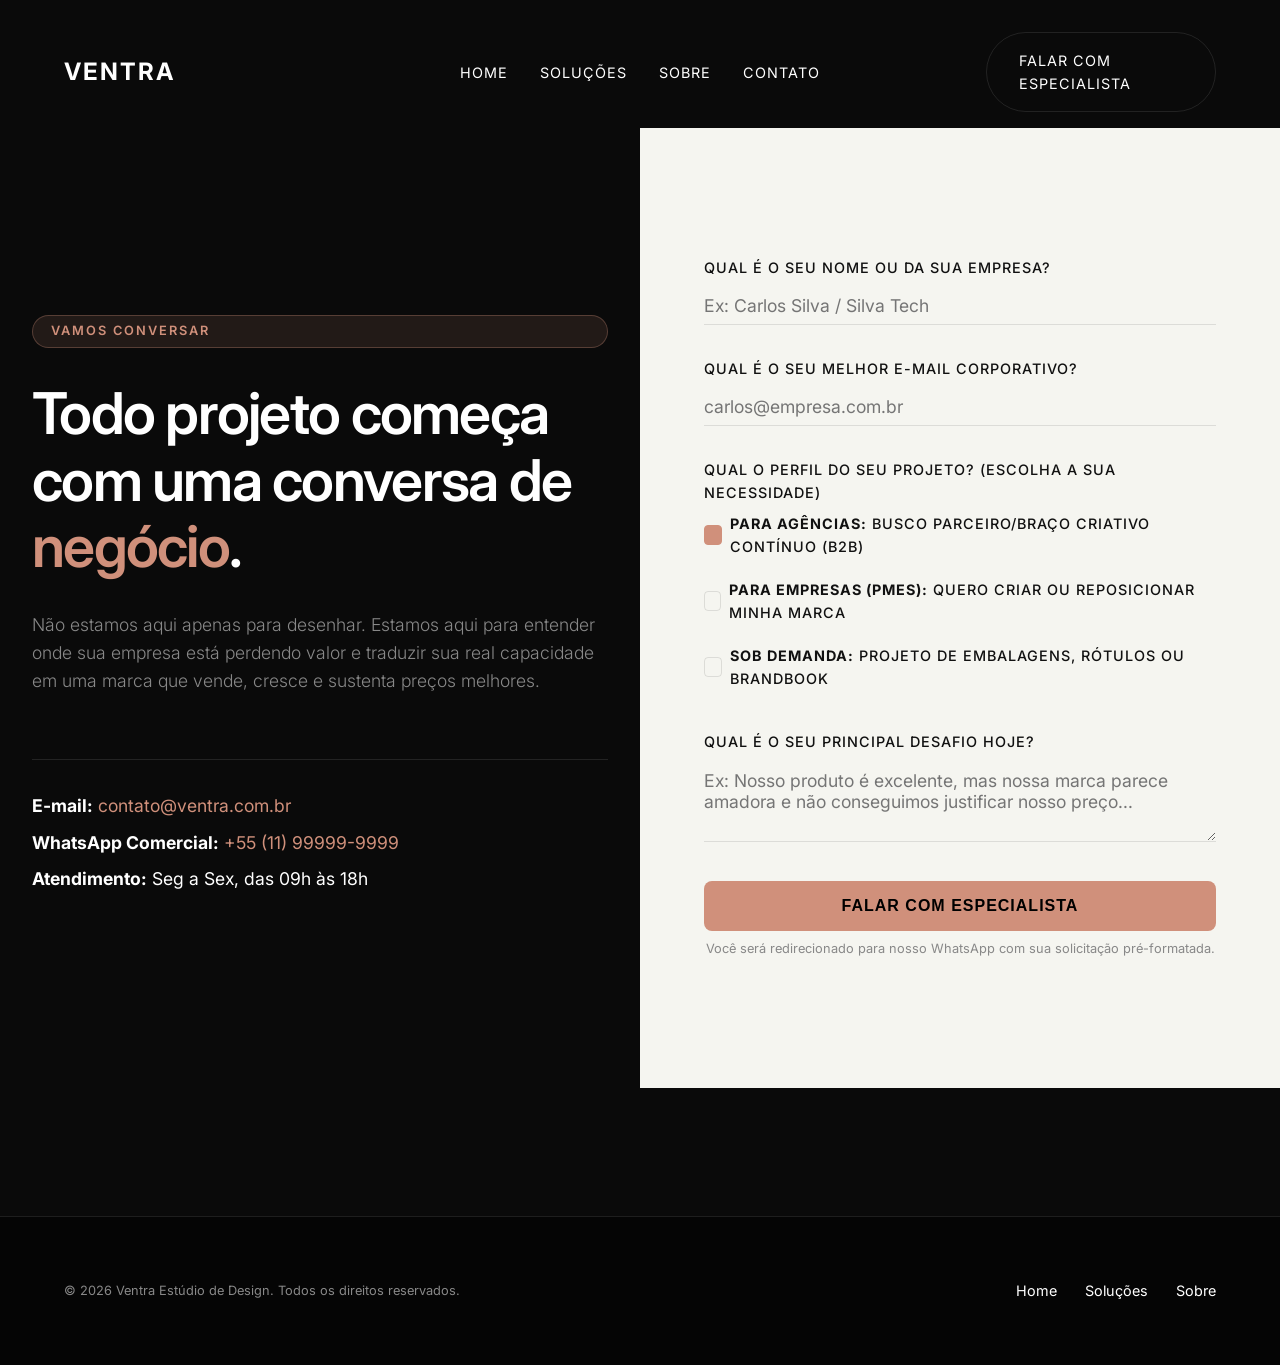
<file: app/contato.html>
<!DOCTYPE html>
<html lang="pt-BR">
<head>
    <meta charset="UTF-8">
    <meta name="viewport" content="width=device-width, initial-scale=1.0">
    <title>Contato & Triagem | Ventra Estúdio de Design for Business</title>
    <meta name="description" content="Inicie seu projeto com a Ventra. Atendimento consultivo para Agências, Empresas e Projetos Sob Demanda.">
    <link rel="stylesheet" href="styles/main.css">
</head>
<body>

    <!-- Header -->
    <header class="header">
        <div class="container">
            <div class="logo">
                <a href="index.html">Ventra</a>
            </div>
            <button class="menu-toggle">☰</button>
            <nav class="nav">
                <a href="index.html">Home</a>
                <a href="servicos.html">Soluções</a>
                <a href="sobre.html">Sobre</a>
                <a href="contato.html" class="active">Contato</a>
            </nav>
            <div class="header-action">
                <a href="contato.html" class="btn btn-outline">Falar com Especialista</a>
            </div>
        </div>
    </header>

    <!-- Split Screen Contact -->
    <section class="split-screen split-contact">
        <!-- Coluna Esquerda -->
        <div class="col-left anim-fade-up">
            <span class="badge-pill">VAMOS CONVERSAR</span>
            <h1 class="title-hero" style="font-size: clamp(2.2rem, 4.5vw, 3.8rem); margin-bottom: var(--space-md); line-height: 1.15;">Todo projeto começa com uma conversa de <span class="text-accent">negócio</span>.</h1>
            <p class="text-lead" style="font-size: 1.1rem; line-height: 1.6;">Não estamos aqui apenas para desenhar. Estamos aqui para entender onde sua empresa está perdendo valor e traduzir sua real capacidade em uma marca que vende, cresce e sustenta preços melhores.</p>
            
            <div class="contact-info" style="margin-top: var(--space-lg); border-top: 1px solid var(--color-border); padding-top: var(--space-md);">
                <p><strong>E-mail:</strong> <a href="mailto:contato@ventra.com.br" style="color: var(--color-accent);">contato@ventra.com.br</a></p>
                <p><strong>WhatsApp Comercial:</strong> <a href="https://wa.me/5511999999999" target="_blank" style="color: var(--color-accent);">+55 (11) 99999-9999</a></p>
                <p><strong>Atendimento:</strong> Seg a Sex, das 09h às 18h</p>
            </div>
        </div>

        <!-- Coluna Direita (Formulário Qualificado com CTA Falar com Especialista) -->
        <div class="col-right anim-fade-up">
            <form id="contactForm">
                
                <div class="form-group">
                    <label for="name">Qual é o seu nome ou da sua empresa?</label>
                    <input type="text" id="name" class="form-control" required placeholder="Ex: Carlos Silva / Silva Tech">
                </div>

                <div class="form-group">
                    <label for="email">Qual é o seu melhor e-mail corporativo?</label>
                    <input type="email" id="email" class="form-control" required placeholder="carlos@empresa.com.br">
                </div>

                <div class="form-group">
                    <label>Qual o perfil do seu projeto? (Escolha a sua necessidade)</label>
                    <div class="checkbox-group" style="display: flex; flex-direction: column; gap: 0.75rem; margin-top: 0.5rem;">
                        <label class="checkbox-label" style="display: flex; align-items: center; gap: 0.5rem; cursor: pointer;">
                            <input type="radio" name="profile" value="Agência / Gestor (Parceria B2B)" required checked>
                            <span><strong>Para Agências:</strong> Busco parceiro/braço criativo contínuo (B2B)</span>
                        </label>
                        <label class="checkbox-label" style="display: flex; align-items: center; gap: 0.5rem; cursor: pointer;">
                            <input type="radio" name="profile" value="Dono de Empresa (Identidade Visual PME)">
                            <span><strong>Para Empresas (PMEs):</strong> Quero criar ou reposicionar minha marca</span>
                        </label>
                        <label class="checkbox-label" style="display: flex; align-items: center; gap: 0.5rem; cursor: pointer;">
                            <input type="radio" name="profile" value="Sob Demanda (Embalagens / Brandbook)">
                            <span><strong>Sob Demanda:</strong> Projeto de embalagens, rótulos ou brandbook</span>
                        </label>
                    </div>
                </div>

                <div class="form-group" style="margin-top: var(--space-md);">
                    <label for="challenge">Qual é o seu principal desafio hoje?</label>
                    <textarea id="challenge" class="form-control" rows="3" required placeholder="Ex: Nosso produto é excelente, mas nossa marca parece amadora e não conseguimos justificar nosso preço..."></textarea>
                </div>

                <button type="submit" class="btn-submit" style="width: 100%; padding: 1rem; border-radius: 8px; font-weight: 600; cursor: pointer; background-color: var(--color-accent); color: #000; border: none; font-size: 1rem; transition: transform var(--trans-fast);">
                    Falar com Especialista
                </button>
                <p style="font-size: 0.8rem; color: var(--color-text-muted); margin-top: 0.5rem; text-align: center;">Você será redirecionado para nosso WhatsApp com sua solicitação pré-formatada.</p>
            </form>
        </div>
    </section>

    <!-- Footer minimal for contact page -->
    <footer class="footer" style="padding: var(--space-md) 0; border-top: 1px solid var(--color-border);">
        <div class="container" style="display: flex; justify-content: space-between; align-items: center; flex-wrap: wrap; gap: 1rem;">
            <div class="copyright">
                <p>&copy; 2026 Ventra Estúdio de Design. Todos os direitos reservados.</p>
            </div>
            <div>
                <a href="index.html" style="margin-right: 1.5rem; font-size: 0.9rem;">Home</a>
                <a href="servicos.html" style="margin-right: 1.5rem; font-size: 0.9rem;">Soluções</a>
                <a href="sobre.html" style="font-size: 0.9rem;">Sobre</a>
            </div>
        </div>
    </footer>

    <script src="scripts/main.js"></script>
</body>
</html>
</file>
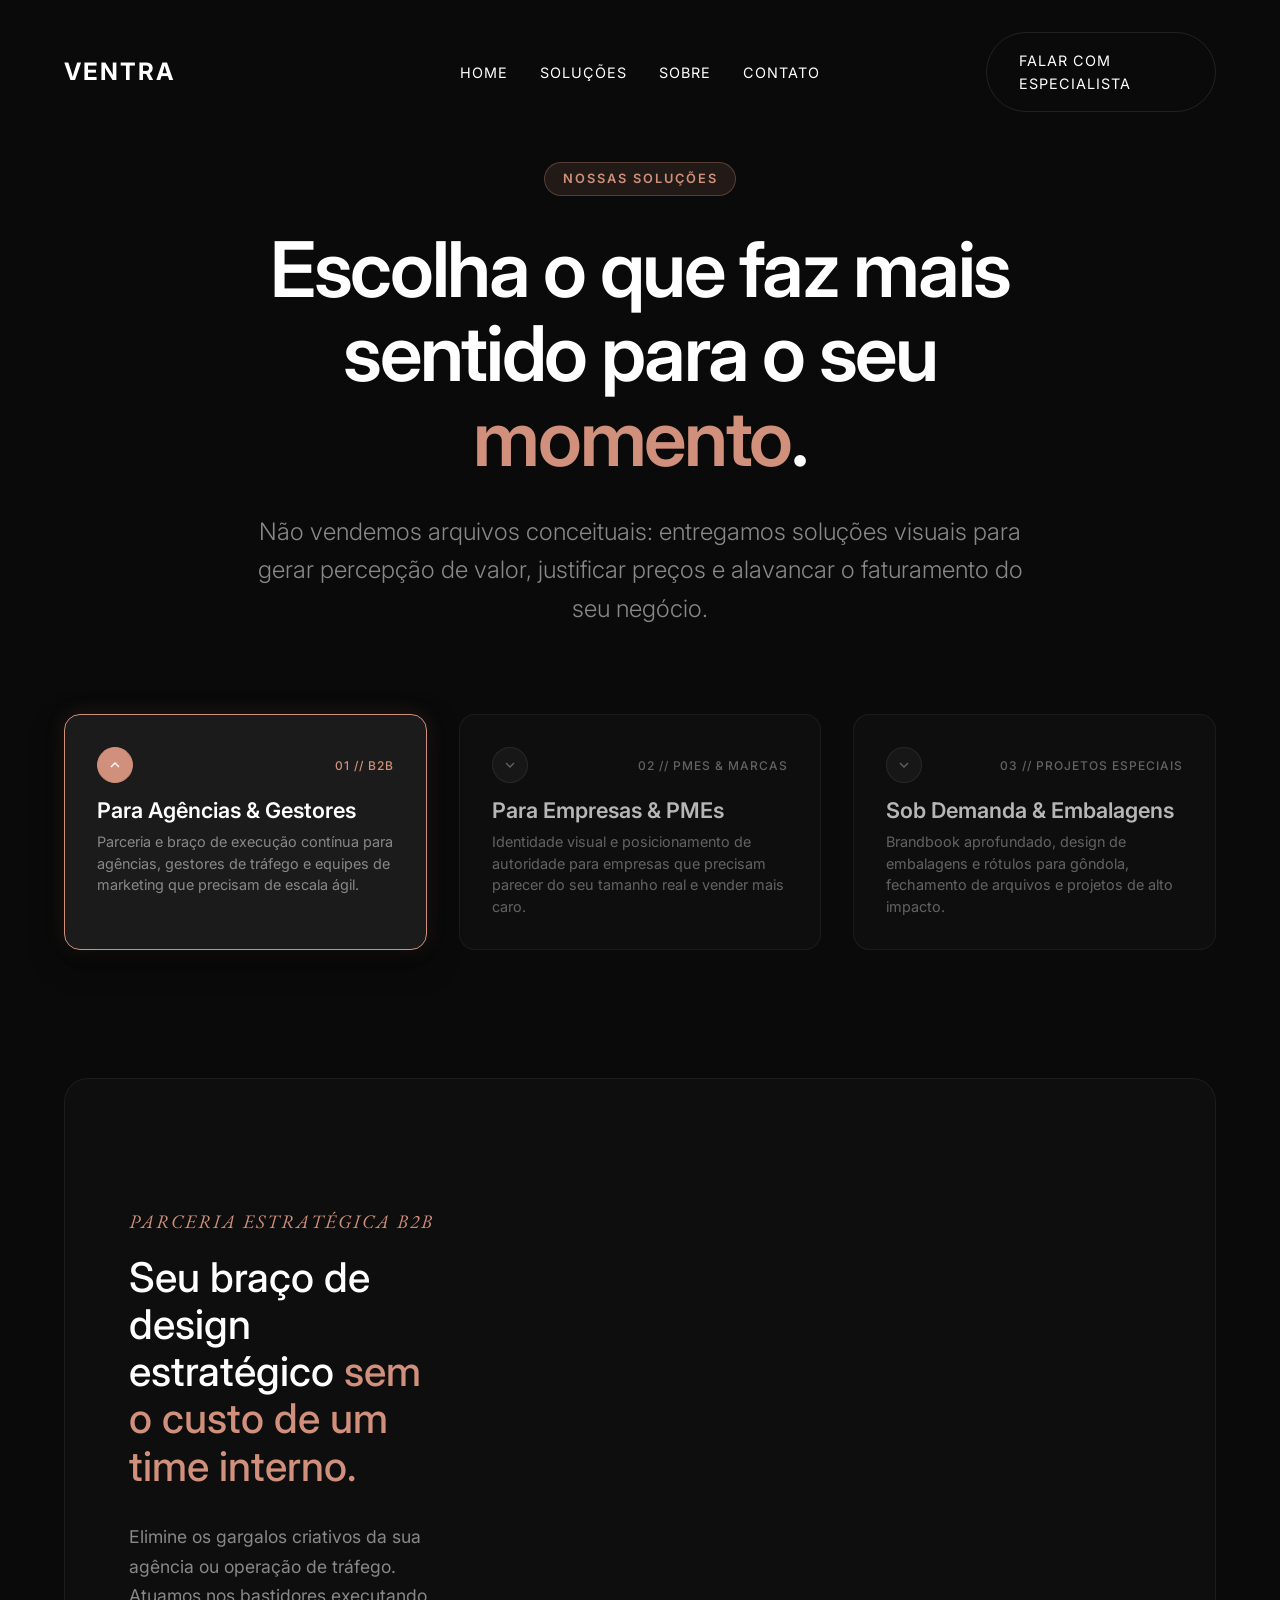
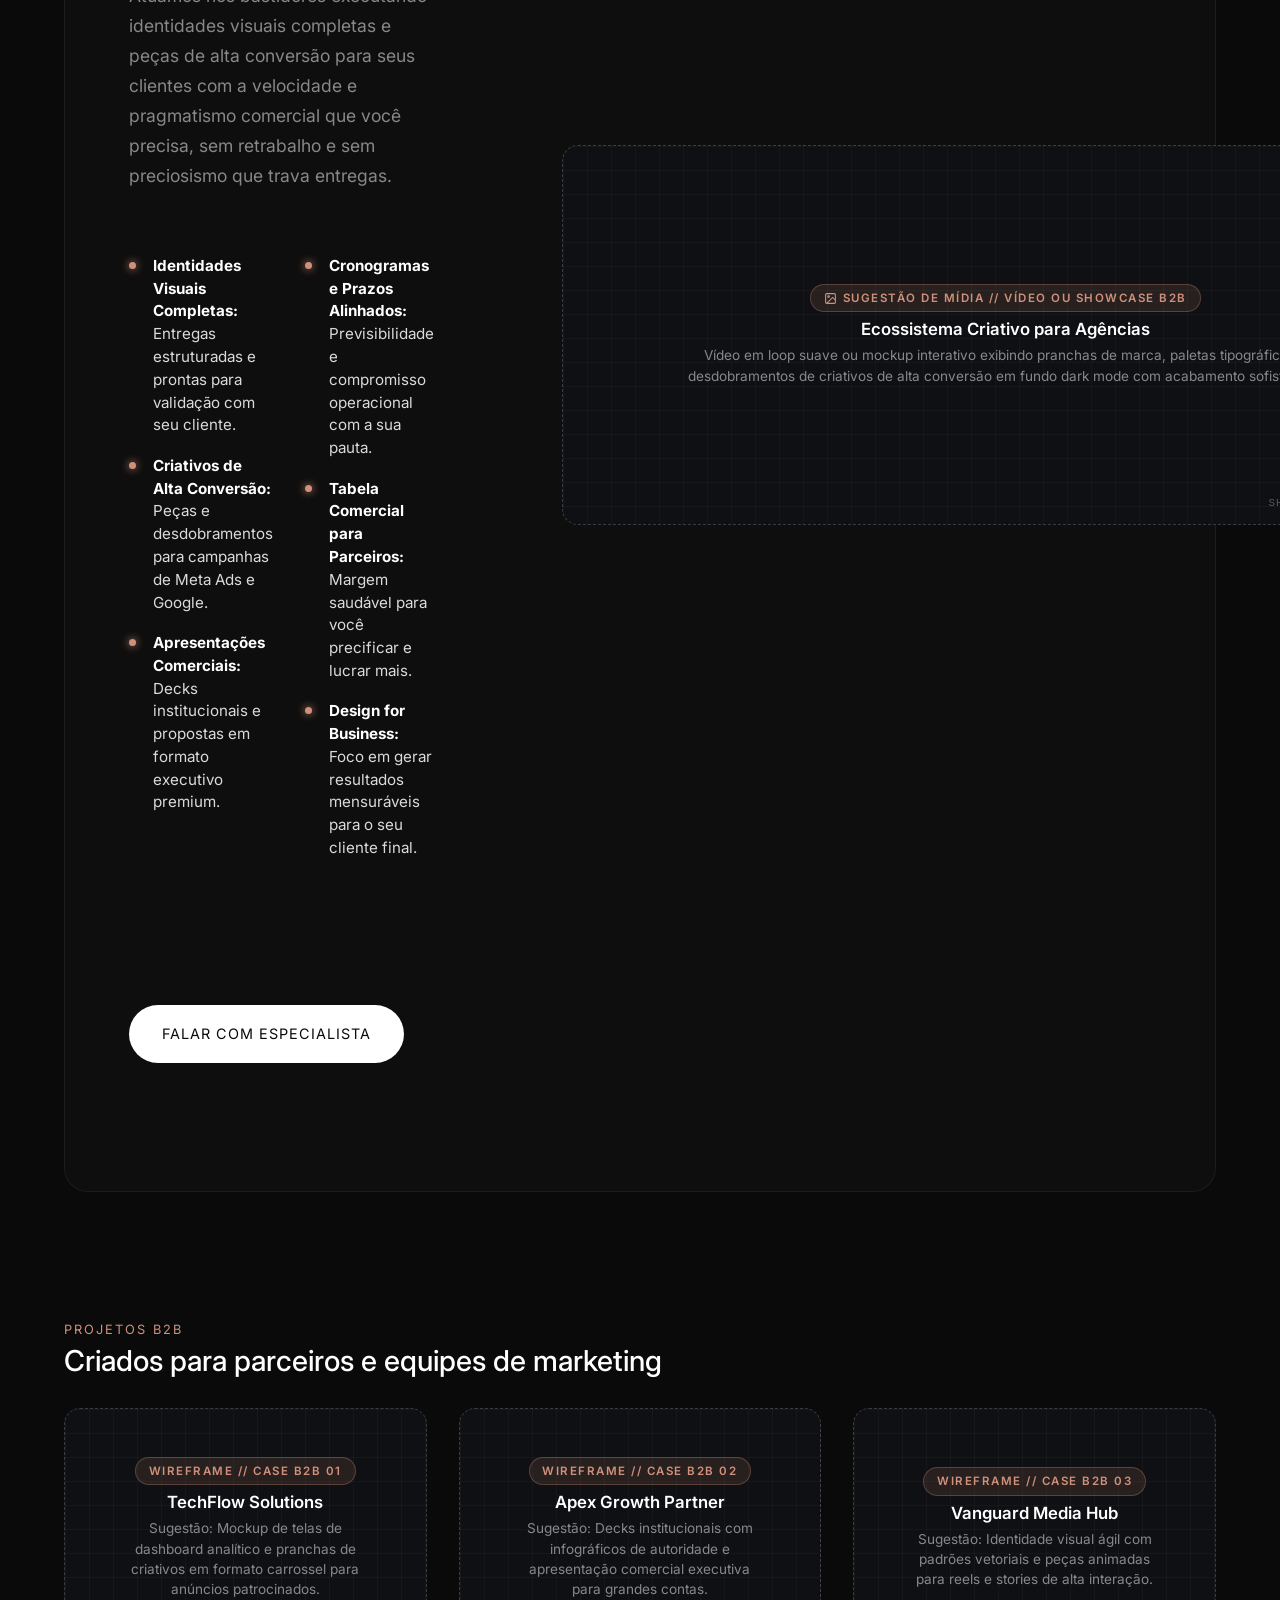
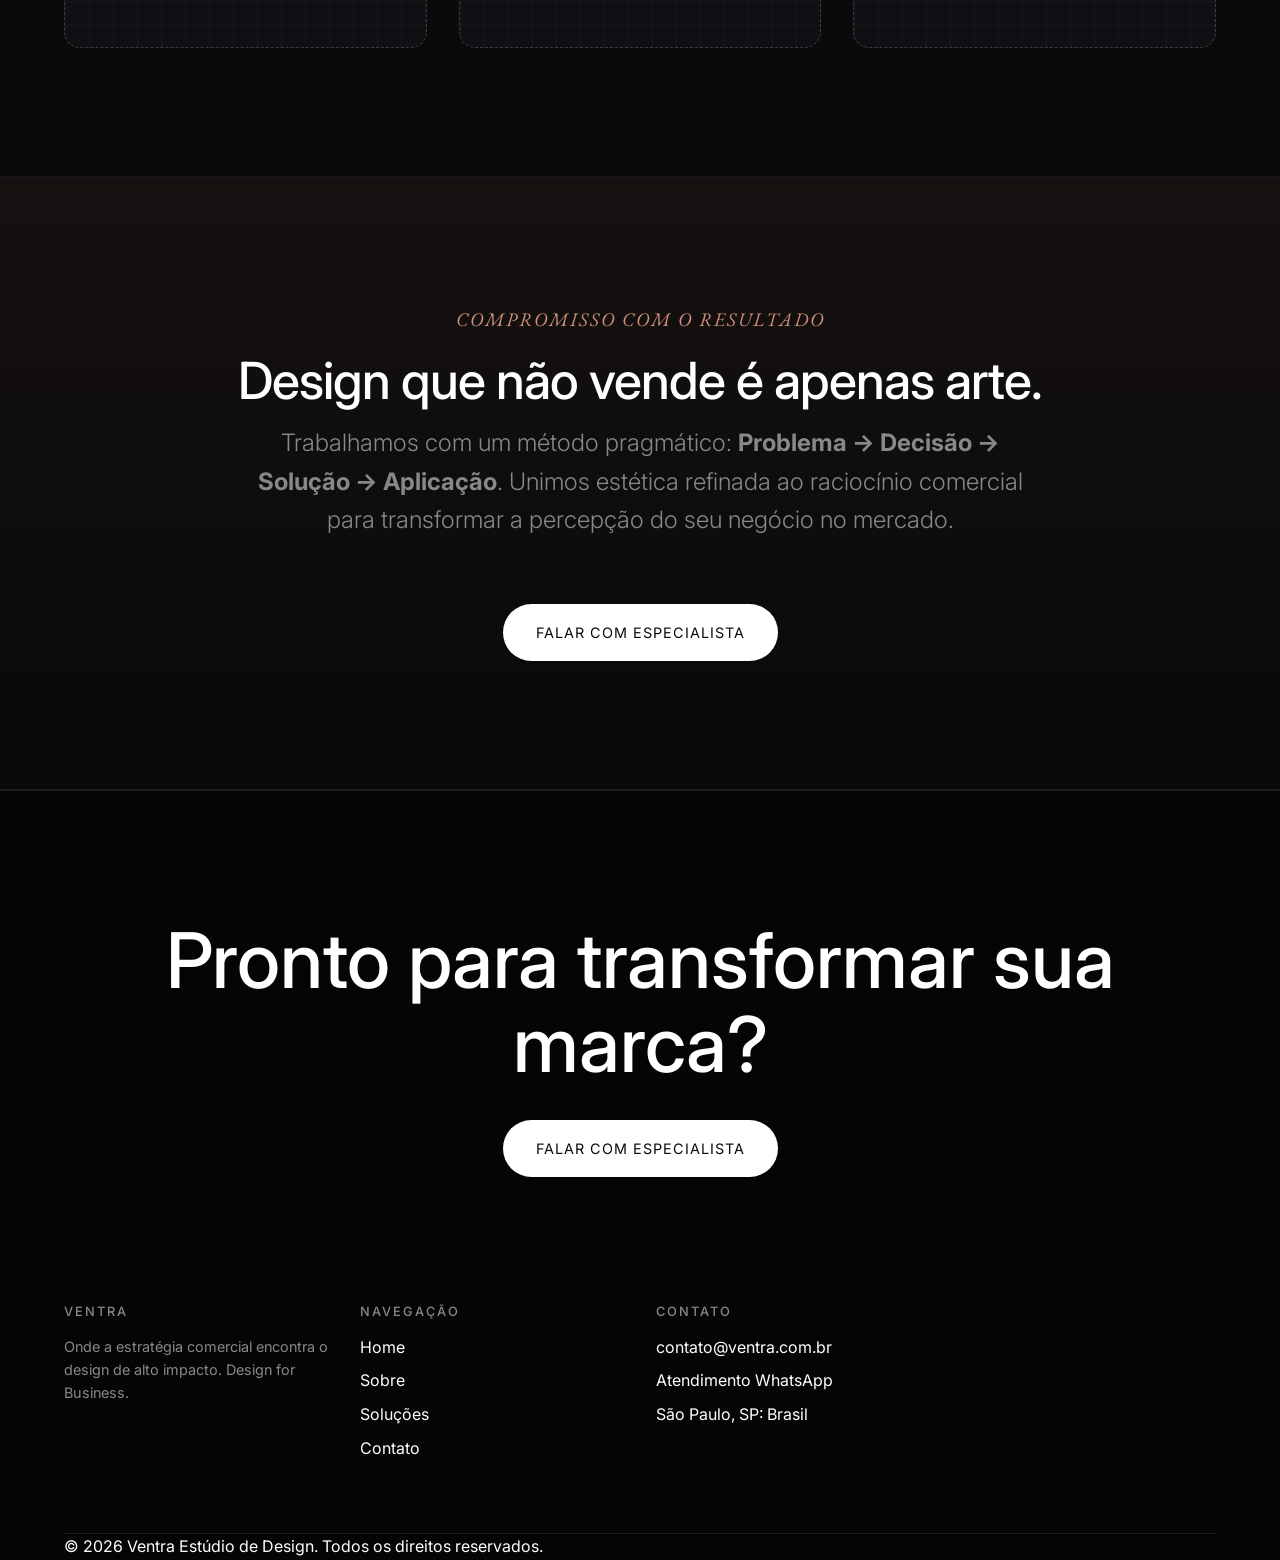
<file: app/servicos.html>
<!DOCTYPE html>
<html lang="pt-BR">
<head>
    <meta charset="UTF-8">
    <meta name="viewport" content="width=device-width, initial-scale=1.0">
    <title>Nossas Soluções | Ventra Estúdio</title>
    <meta name="description" content="Design com foco em negócios. Estratégia de marca, identidades visuais de alta conversão, embalagens e parceria estratégica B2B.">
    <link rel="stylesheet" href="styles/main.css">
</head>
<body>

    <!-- Header -->
    <header class="header">
        <div class="container">
            <div class="logo">
                <a href="index.html">Ventra</a>
            </div>
            <button class="menu-toggle">☰</button>
            <nav class="nav">
                <a href="index.html">Home</a>
                <a href="servicos.html" class="active">Soluções</a>
                <a href="sobre.html">Sobre</a>
                <a href="contato.html">Contato</a>
            </nav>
            <div class="header-action">
                <a href="contato.html" class="btn btn-outline">Falar com Especialista</a>
            </div>
        </div>
    </header>

    <!-- Hero Minimal com Segmentação -->
    <section class="hero-solutions anim-fade-up">
        <div class="container" style="max-width: 900px; text-align: center;">
            <span class="badge-pill">NOSSAS SOLUÇÕES</span>
            <h1 class="title-hero">Escolha o que faz mais sentido para o seu <span class="text-accent">momento</span>.</h1>
            <p class="text-lead" style="margin: var(--space-md) auto 0;">Não vendemos arquivos conceituais: entregamos soluções visuais para gerar percepção de valor, justificar preços e alavancar o faturamento do seu negócio.</p>
        </div>
    </section>

    <!-- Interactive Tabs Section (Modelo Bounce em Wireframe Dark) -->
    <section class="solutions-tabs-section">
        <div class="container">
            
            <!-- Cards de Seleção de Aba (Tabs Switcher) -->
            <div class="tabs-cards-grid anim-fade-up">
                
                <!-- Card 1: Para Agências -->
                <div class="tab-card-btn active" data-tab="1" id="btn-tab-1">
                    <div class="tab-card-header">
                        <div class="tab-indicator">
                            <svg viewBox="0 0 24 24" fill="none" stroke="currentColor" stroke-width="2"><polyline points="6 9 12 15 18 9"></polyline></svg>
                        </div>
                        <span class="tab-badge">01 // B2B</span>
                    </div>
                    <h3 class="tab-card-title">Para Agências & Gestores</h3>
                    <p class="tab-card-desc">Parceria e braço de execução contínua para agências, gestores de tráfego e equipes de marketing que precisam de escala ágil.</p>
                </div>

                <!-- Card 2: Para Empresas -->
                <div class="tab-card-btn" data-tab="2" id="btn-tab-2">
                    <div class="tab-card-header">
                        <div class="tab-indicator">
                            <svg viewBox="0 0 24 24" fill="none" stroke="currentColor" stroke-width="2"><polyline points="6 9 12 15 18 9"></polyline></svg>
                        </div>
                        <span class="tab-badge">02 // PMEs & Marcas</span>
                    </div>
                    <h3 class="tab-card-title">Para Empresas & PMEs</h3>
                    <p class="tab-card-desc">Identidade visual e posicionamento de autoridade para empresas que precisam parecer do seu tamanho real e vender mais caro.</p>
                </div>

                <!-- Card 3: Sob Demanda -->
                <div class="tab-card-btn" data-tab="3" id="btn-tab-3">
                    <div class="tab-card-header">
                        <div class="tab-indicator">
                            <svg viewBox="0 0 24 24" fill="none" stroke="currentColor" stroke-width="2"><polyline points="6 9 12 15 18 9"></polyline></svg>
                        </div>
                        <span class="tab-badge">03 // Projetos Especiais</span>
                    </div>
                    <h3 class="tab-card-title">Sob Demanda & Embalagens</h3>
                    <p class="tab-card-desc">Brandbook aprofundado, design de embalagens e rótulos para gôndola, fechamento de arquivos e projetos de alto impacto.</p>
                </div>

            </div>

            <!-- Painéis de Conteúdo das Abas -->
            <div class="tabs-content-wrapper">

                <!-- ABA 1: Conteúdo Para Agências -->
                <div class="tab-content-panel active" id="tab-panel-1">
                    <div class="tab-split-grid">
                        <div class="tab-col-text">
                            <span class="tagline">PARCERIA ESTRATÉGICA B2B</span>
                            <h2 class="title-tab">Seu braço de design estratégico <span class="text-accent">sem o custo de um time interno.</span></h2>
                            <p class="tab-description">Elimine os gargalos criativos da sua agência ou operação de tráfego. Atuamos nos bastidores executando identidades visuais completas e peças de alta conversão para seus clientes com a velocidade e pragmatismo comercial que você precisa, sem retrabalho e sem preciosismo que trava entregas.</p>
                            
                            <div class="entregaveis-grid">
                                <ul class="bullet-list">
                                    <li>
                                        <span class="bullet-dot"></span>
                                        <strong>Identidades Visuais Completas:</strong> Entregas estruturadas e prontas para validação com seu cliente.
                                    </li>
                                    <li>
                                        <span class="bullet-dot"></span>
                                        <strong>Criativos de Alta Conversão:</strong> Peças e desdobramentos para campanhas de Meta Ads e Google.
                                    </li>
                                    <li>
                                        <span class="bullet-dot"></span>
                                        <strong>Apresentações Comerciais:</strong> Decks institucionais e propostas em formato executivo premium.
                                    </li>
                                </ul>
                                <ul class="bullet-list">
                                    <li>
                                        <span class="bullet-dot"></span>
                                        <strong>Cronogramas e Prazos Alinhados:</strong> Previsibilidade e compromisso operacional com a sua pauta.
                                    </li>
                                    <li>
                                        <span class="bullet-dot"></span>
                                        <strong>Tabela Comercial para Parceiros:</strong> Margem saudável para você precificar e lucrar mais.
                                    </li>
                                    <li>
                                        <span class="bullet-dot"></span>
                                        <strong>Design for Business:</strong> Foco em gerar resultados mensuráveis para o seu cliente final.
                                    </li>
                                </ul>
                            </div>

                            <div class="tab-actions">
                                <a href="contato.html" class="btn btn-solid">Falar com Especialista</a>
                            </div>
                        </div>

                        <div class="tab-col-media">
                            <!-- Wireframe Slot (Mídia B2B) -->
                            <div class="wireframe-slot aspect-wide" style="min-height: 380px;">
                                <span class="wireframe-tag">
                                    <svg viewBox="0 0 24 24" fill="none" stroke="currentColor" stroke-width="2"><rect x="3" y="3" width="18" height="18" rx="2"/><circle cx="8.5" cy="8.5" r="1.5"/><polyline points="21 15 16 10 5 21"/></svg>
                                    SUGESTÃO DE MÍDIA // VÍDEO OU SHOWCASE B2B
                                </span>
                                <h4 class="wireframe-title">Ecossistema Criativo para Agências</h4>
                                <p class="wireframe-desc">Vídeo em loop suave ou mockup interativo exibindo pranchas de marca, paletas tipográficas e desdobramentos de criativos de alta conversão em fundo dark mode com acabamento sofisticado.</p>
                                <span class="wireframe-dimension">SHOWCASE // 1200 x 900</span>
                            </div>
                        </div>
                    </div>

                    <!-- Portfólio Contextual da Aba 1 (Wireframe Dark) -->
                    <div class="tab-cases-preview">
                        <div class="cases-header">
                            <span class="cases-tag">Projetos B2B</span>
                            <h3>Criados para parceiros e equipes de marketing</h3>
                        </div>
                        <div class="tab-cases-grid">
                            <div class="wireframe-slot aspect-card">
                                <span class="wireframe-tag">WIREFRAME // CASE B2B 01</span>
                                <h4 class="wireframe-title">TechFlow Solutions</h4>
                                <p class="wireframe-desc">Sugestão: Mockup de telas de dashboard analítico e pranchas de criativos em formato carrossel para anúncios patrocinados.</p>
                            </div>
                            <div class="wireframe-slot aspect-card">
                                <span class="wireframe-tag">WIREFRAME // CASE B2B 02</span>
                                <h4 class="wireframe-title">Apex Growth Partner</h4>
                                <p class="wireframe-desc">Sugestão: Decks institucionais com infográficos de autoridade e apresentação comercial executiva para grandes contas.</p>
                            </div>
                            <div class="wireframe-slot aspect-card">
                                <span class="wireframe-tag">WIREFRAME // CASE B2B 03</span>
                                <h4 class="wireframe-title">Vanguard Media Hub</h4>
                                <p class="wireframe-desc">Sugestão: Identidade visual ágil com padrões vetoriais e peças animadas para reels e stories de alta interação.</p>
                            </div>
                        </div>
                    </div>
                </div>

                <!-- ABA 2: Conteúdo Para Empresas -->
                <div class="tab-content-panel" id="tab-panel-2">
                    <div class="tab-split-grid">
                        <div class="tab-col-text">
                            <span class="tagline">DESIGN FOR BUSINESS</span>
                            <h2 class="title-tab">Pareça do tamanho que você realmente é. <span class="text-accent">E justifique seu preço.</span></h2>
                            <p class="tab-description">Se o seu produto ou serviço é de excelência, mas a sua apresentação visual ainda transmite uma imagem amadora, você está deixando dinheiro na mesa. Criamos identidades visuais de presença que geram respeito imediato no cliente, autoridade de mercado e a confiança necessária para você cobrar o valor justo.</p>
                            
                            <div class="entregaveis-grid">
                                <ul class="bullet-list">
                                    <li>
                                        <span class="bullet-dot"></span>
                                        <strong>Naming & Posicionamento:</strong> Criação do nome e tom de voz que diferenciam sua empresa da concorrência.
                                    </li>
                                    <li>
                                        <span class="bullet-dot"></span>
                                        <strong>Identidade Visual Completa:</strong> Logotipo exclusivo, tipografia, paleta e padrões gráficos.
                                    </li>
                                    <li>
                                        <span class="bullet-dot"></span>
                                        <strong>Brand Book Prático:</strong> Manual claro para garantir que ninguém descaracterize sua marca no dia a dia.
                                    </li>
                                </ul>
                                <ul class="bullet-list">
                                    <li>
                                        <span class="bullet-dot"></span>
                                        <strong>Aplicações Comerciais Essenciais:</strong> Papelaria corporativa, assinaturas de e-mail e propostas.
                                    </li>
                                    <li>
                                        <span class="bullet-dot"></span>
                                        <strong>Suporte Técnico de Aplicação:</strong> Acompanhamos suas primeiras implementações para tirar qualquer dúvida.
                                    </li>
                                    <li>
                                        <span class="bullet-dot"></span>
                                        <strong>Foco em Percepção de Valor:</strong> Uma marca pronta para transmitir o peso real da sua entrega.
                                    </li>
                                </ul>
                            </div>

                            <div class="tab-actions">
                                <a href="contato.html" class="btn btn-solid">Falar com Especialista</a>
                            </div>
                        </div>

                        <div class="tab-col-media">
                            <!-- Wireframe Slot (Mídia Empresas) -->
                            <div class="wireframe-slot aspect-wide" style="min-height: 380px;">
                                <span class="wireframe-tag">
                                    <svg viewBox="0 0 24 24" fill="none" stroke="currentColor" stroke-width="2"><rect x="3" y="3" width="18" height="18" rx="2"/><circle cx="8.5" cy="8.5" r="1.5"/><polyline points="21 15 16 10 5 21"/></svg>
                                    SUGESTÃO DE MÍDIA // SHOWCASE CORPORATIVO
                                </span>
                                <h4 class="wireframe-title">Identidade Visual e Brand Book Corporativo</h4>
                                <p class="wireframe-desc">Composição com o manual da marca aberto ao centro, exibindo a construção geométrica do símbolo, ao lado de cartões corporativos texturizados e smartphone com site mobile.</p>
                                <span class="wireframe-dimension">SHOWCASE // 1200 x 900</span>
                            </div>
                        </div>
                    </div>

                    <!-- Portfólio Contextual da Aba 2 (Wireframe Dark) -->
                    <div class="tab-cases-preview">
                        <div class="cases-header">
                            <span class="cases-tag">Projetos para Empresas</span>
                            <h3>Identidades que transformaram o posicionamento de PMEs</h3>
                        </div>
                        <div class="tab-cases-grid">
                            <div class="wireframe-slot aspect-card">
                                <span class="wireframe-tag">WIREFRAME // CASE PME 01</span>
                                <h4 class="wireframe-title">Aura Cosméticos</h4>
                                <p class="wireframe-desc">Sugestão: Linha institucional de identidade corporativa com paleta sofisticada em tons terrosos e aplicações em papel couché fosco.</p>
                            </div>
                            <div class="wireframe-slot aspect-card">
                                <span class="wireframe-tag">WIREFRAME // CASE PME 02</span>
                                <h4 class="wireframe-title">Volve Arquitetura & Engenharia</h4>
                                <p class="wireframe-desc">Sugestão: Naming e sistema visual corporativo com linhas limpas, tipografia sem serifa e aplicações em plantas e sinalização de obras.</p>
                            </div>
                            <div class="wireframe-slot aspect-card">
                                <span class="wireframe-tag">WIREFRAME // CASE PME 03</span>
                                <h4 class="wireframe-title">Nexis Consultoria Empresarial</h4>
                                <p class="wireframe-desc">Sugestão: Identidade visual com ar executivo sóbrio, propostas comerciais digitais e assinaturas institucionais padronizadas.</p>
                            </div>
                        </div>
                    </div>
                </div>

                <!-- ABA 3: Conteúdo Sob Demanda -->
                <div class="tab-content-panel" id="tab-panel-3">
                    <div class="tab-split-grid">
                        <div class="tab-col-text">
                            <span class="tagline">PROJETOS PONTUAIS DE ALTO IMPACTO</span>
                            <h2 class="title-tab">Do conceito digital <span class="text-accent">à prateleira física do seu cliente.</span></h2>
                            <p class="tab-description">Para produtos que precisam vencer a batalha visual no ponto de venda e marcas que necessitam de manuais rigorosos para expansão por franquias. Cuidamos do design da embalagem, renderizações 3D hiper-realistas e do fechamento técnico para gráfica com acompanhamento da tiragem.</p>
                            
                            <div class="entregaveis-grid">
                                <ul class="bullet-list">
                                    <li>
                                        <span class="bullet-dot"></span>
                                        <strong>Design de Embalagens & Rótulos:</strong> Criados com impacto visual planejado para atrair na gôndola.
                                    </li>
                                    <li>
                                        <span class="bullet-dot"></span>
                                        <strong>Fechamento Técnico para Gráfica:</strong> Facas, sangrias, cores Pantone e especificações sem erros.
                                    </li>
                                    <li>
                                        <span class="bullet-dot"></span>
                                        <strong>Mockups 3D Hiper-realistas:</strong> Visualização fiel do produto antes mesmo de ir para a esteira.
                                    </li>
                                </ul>
                                <ul class="bullet-list">
                                    <li>
                                        <span class="bullet-dot"></span>
                                        <strong>Brandbook Completo para Franquias:</strong> Diretrizes minuciosas de aplicação e sinalização física.
                                    </li>
                                    <li>
                                        <span class="bullet-dot"></span>
                                        <strong>Acompanhamento Gráfico:</strong> Suporte técnico na produção para garantir fidelidade cromática e acabamento.
                                    </li>
                                    <li>
                                        <span class="bullet-dot"></span>
                                        <strong>Design de Catálogos & Materiais Físicos:</strong> Materiais institucionais que impressionam no toque.
                                    </li>
                                </ul>
                            </div>

                            <div class="tab-actions">
                                <a href="contato.html" class="btn btn-solid">Falar com Especialista</a>
                            </div>
                        </div>

                        <div class="tab-col-media">
                            <!-- Wireframe Slot (Mídia Embalagens) -->
                            <div class="wireframe-slot aspect-wide" style="min-height: 380px;">
                                <span class="wireframe-tag">
                                    <svg viewBox="0 0 24 24" fill="none" stroke="currentColor" stroke-width="2"><rect x="3" y="3" width="18" height="18" rx="2"/><circle cx="8.5" cy="8.5" r="1.5"/><polyline points="21 15 16 10 5 21"/></svg>
                                    SUGESTÃO DE MÍDIA // EMBALAGENS & PDV
                                </span>
                                <h4 class="wireframe-title">Engenharia e Estética de Embalagens</h4>
                                <p class="wireframe-desc">Render 3D fotorealista de embalagens em gôndola, evidenciando o relevo tátil, acabamentos em verniz localizado e detalhes de fechamento gráfico rigoroso.</p>
                                <span class="wireframe-dimension">SHOWCASE // 1200 x 900</span>
                            </div>
                        </div>
                    </div>

                    <!-- Portfólio Contextual da Aba 3 (Wireframe Dark) -->
                    <div class="tab-cases-preview">
                        <div class="cases-header">
                            <span class="cases-tag">Embalagens & Materiais Físicos</span>
                            <h3>Soluções projetadas para o mundo tangível</h3>
                        </div>
                        <div class="tab-cases-grid">
                            <div class="wireframe-slot aspect-card">
                                <span class="wireframe-tag">WIREFRAME // CASE SOB DEMANDA 01</span>
                                <h4 class="wireframe-title">Café Reserva da Serra</h4>
                                <p class="wireframe-desc">Sugestão: Linha de embalagens para café especial em sacos metalizados com selo de origem e paleta cromática sofisticada.</p>
                            </div>
                            <div class="wireframe-slot aspect-card">
                                <span class="wireframe-tag">WIREFRAME // CASE SOB DEMANDA 02</span>
                                <h4 class="wireframe-title">Destilaria Alquimia</h4>
                                <p class="wireframe-desc">Sugestão: Rótulos para garrafas de vidro com hot stamping dourado, facas de corte diferenciadas e numeração de lote artesanal.</p>
                            </div>
                            <div class="wireframe-slot aspect-card">
                                <span class="wireframe-tag">WIREFRAME // CASE SOB DEMANDA 03</span>
                                <h4 class="wireframe-title">Rede Franquias Urban</h4>
                                <p class="wireframe-desc">Sugestão: Manual de marca extenso para franquias com padronização de uniformes, sinalização interna de lojas e fachadas.</p>
                            </div>
                        </div>
                    </div>
                </div>

            </div>

        </div>
    </section>

    <!-- Dark Banner / Objection Breaker -->
    <section class="conviction-banner anim-fade-up">
        <div class="container" style="max-width: 900px; text-align: center;">
            <span class="tagline">COMPROMISSO COM O RESULTADO</span>
            <h2 class="title-section" style="margin-bottom: var(--space-sm);">Design que não vende é apenas arte.</h2>
            <p class="text-lead" style="margin: 0 auto var(--space-lg); color: var(--color-text-muted);">Trabalhamos com um método pragmático: <strong>Problema → Decisão → Solução → Aplicação</strong>. Unimos estética refinada ao raciocínio comercial para transformar a percepção do seu negócio no mercado.</p>
            <div style="display: flex; gap: var(--space-sm); justify-content: center; flex-wrap: wrap;">
                <a href="contato.html" class="btn btn-solid">Falar com Especialista</a>
            </div>
        </div>
    </section>

    <!-- Footer -->
    <footer class="footer">
        <div class="container">
            <div class="footer-hero anim-fade-up">
                <h2>Pronto para transformar sua marca?</h2>
                <a href="contato.html" class="btn btn-solid">Falar com Especialista</a>
            </div>
            
            <div class="footer-bottom anim-fade-up">
                <div class="footer-col">
                    <h5>Ventra</h5>
                    <p>Onde a estratégia comercial encontra o design de alto impacto. Design for Business.</p>
                </div>
                <div class="footer-col">
                    <h5>Navegação</h5>
                    <ul>
                        <li><a href="index.html">Home</a></li>
                        <li><a href="sobre.html">Sobre</a></li>
                        <li><a href="servicos.html">Soluções</a></li>
                        <li><a href="contato.html">Contato</a></li>
                    </ul>
                </div>
                <div class="footer-col">
                    <h5>Contato</h5>
                    <ul>
                        <li><a href="mailto:contato@ventra.com.br">contato@ventra.com.br</a></li>
                        <li><a href="https://wa.me/5511999999999" target="_blank">Atendimento WhatsApp</a></li>
                        <li>São Paulo, SP: Brasil</li>
                    </ul>
                </div>
            </div>
            
            <div class="footer-copyright anim-fade-up">
                <p>&copy; 2026 Ventra Estúdio de Design. Todos os direitos reservados.</p>
            </div>
        </div>
    </footer>

    <script src="scripts/main.js"></script>
</body>
</html>
</file>
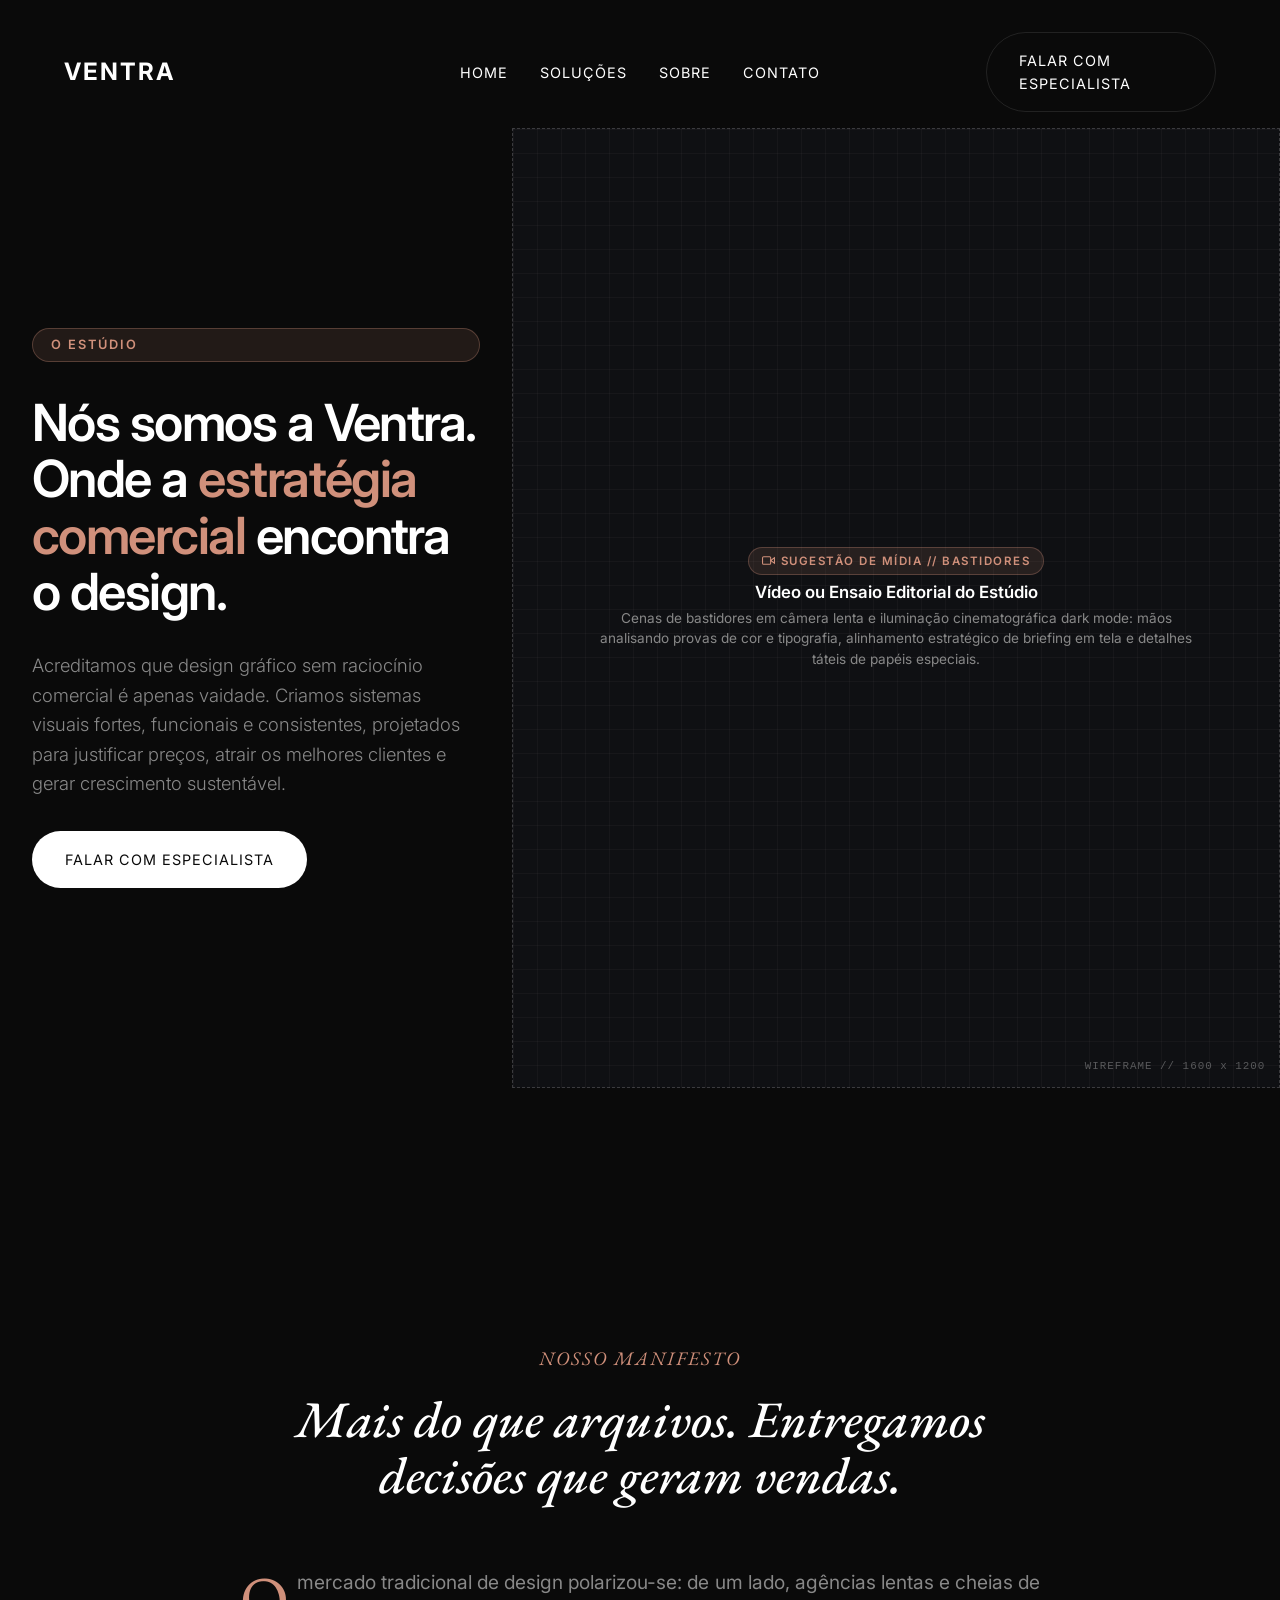
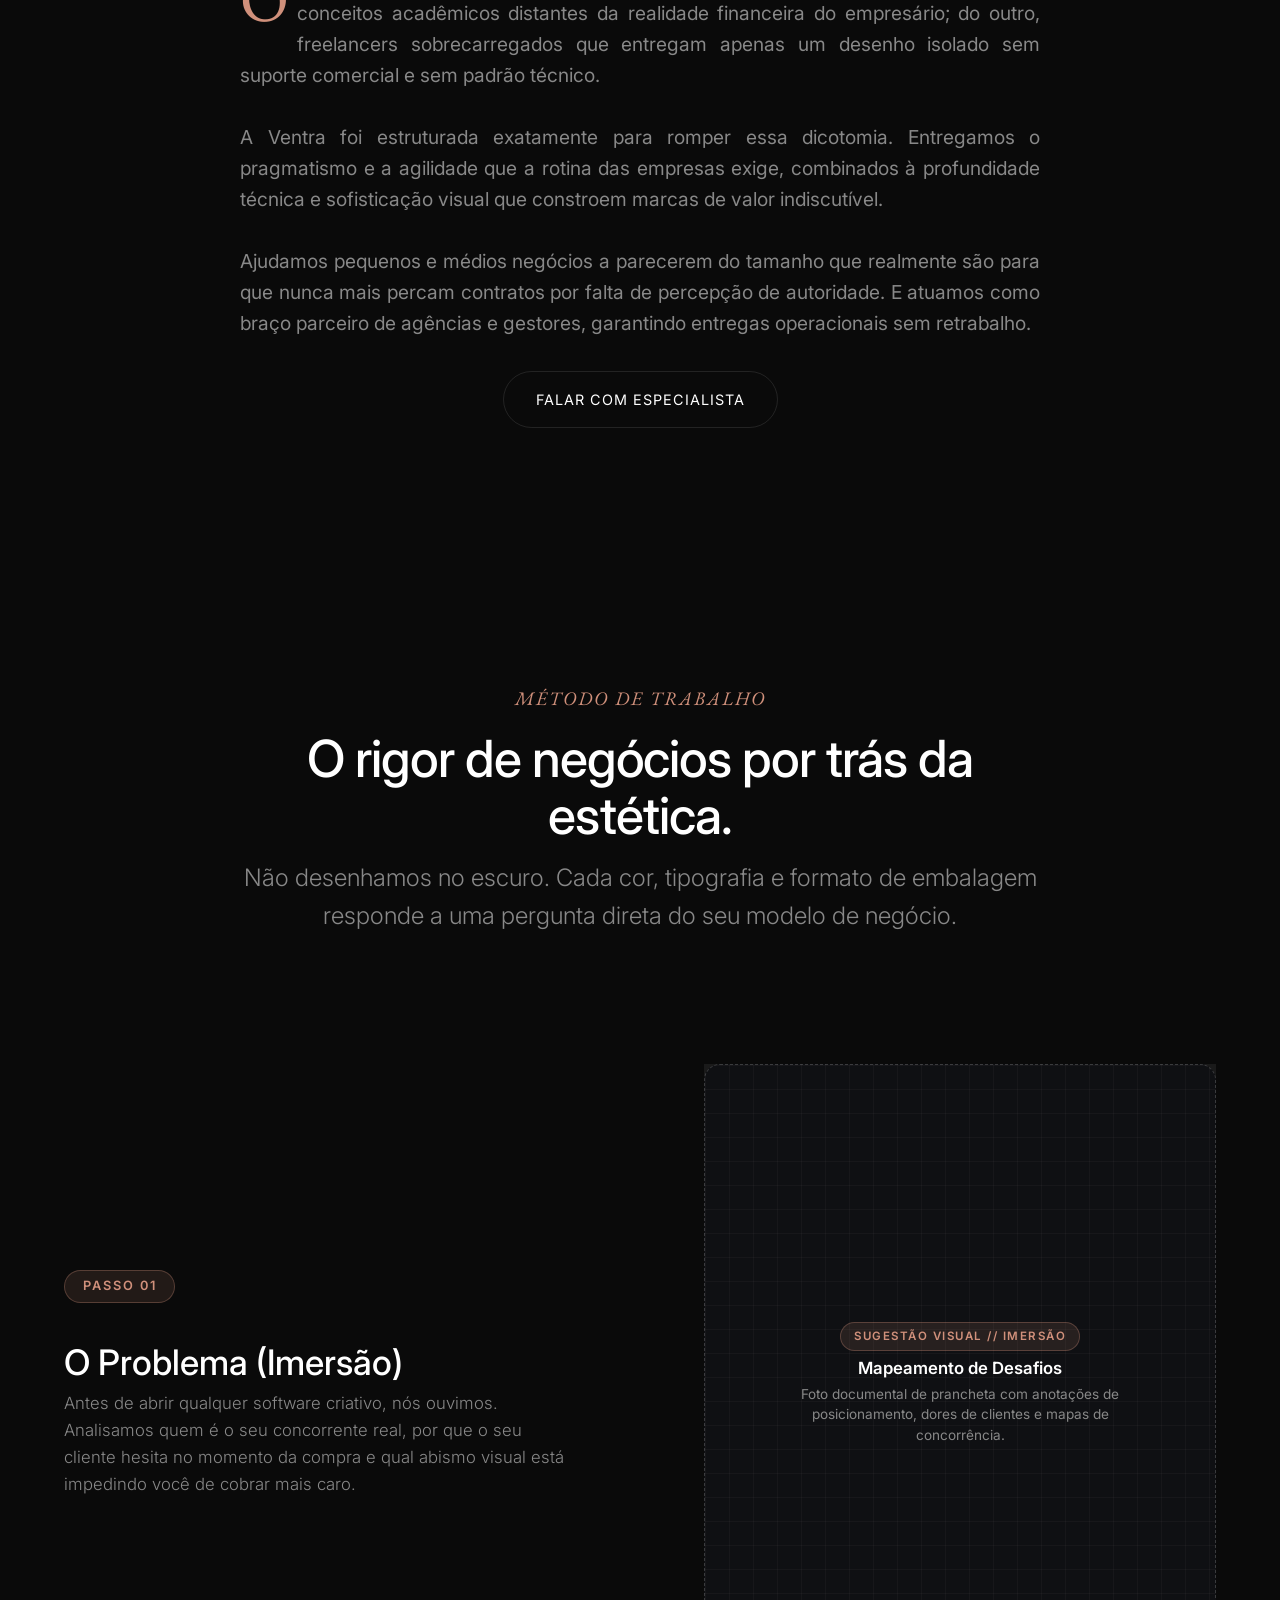
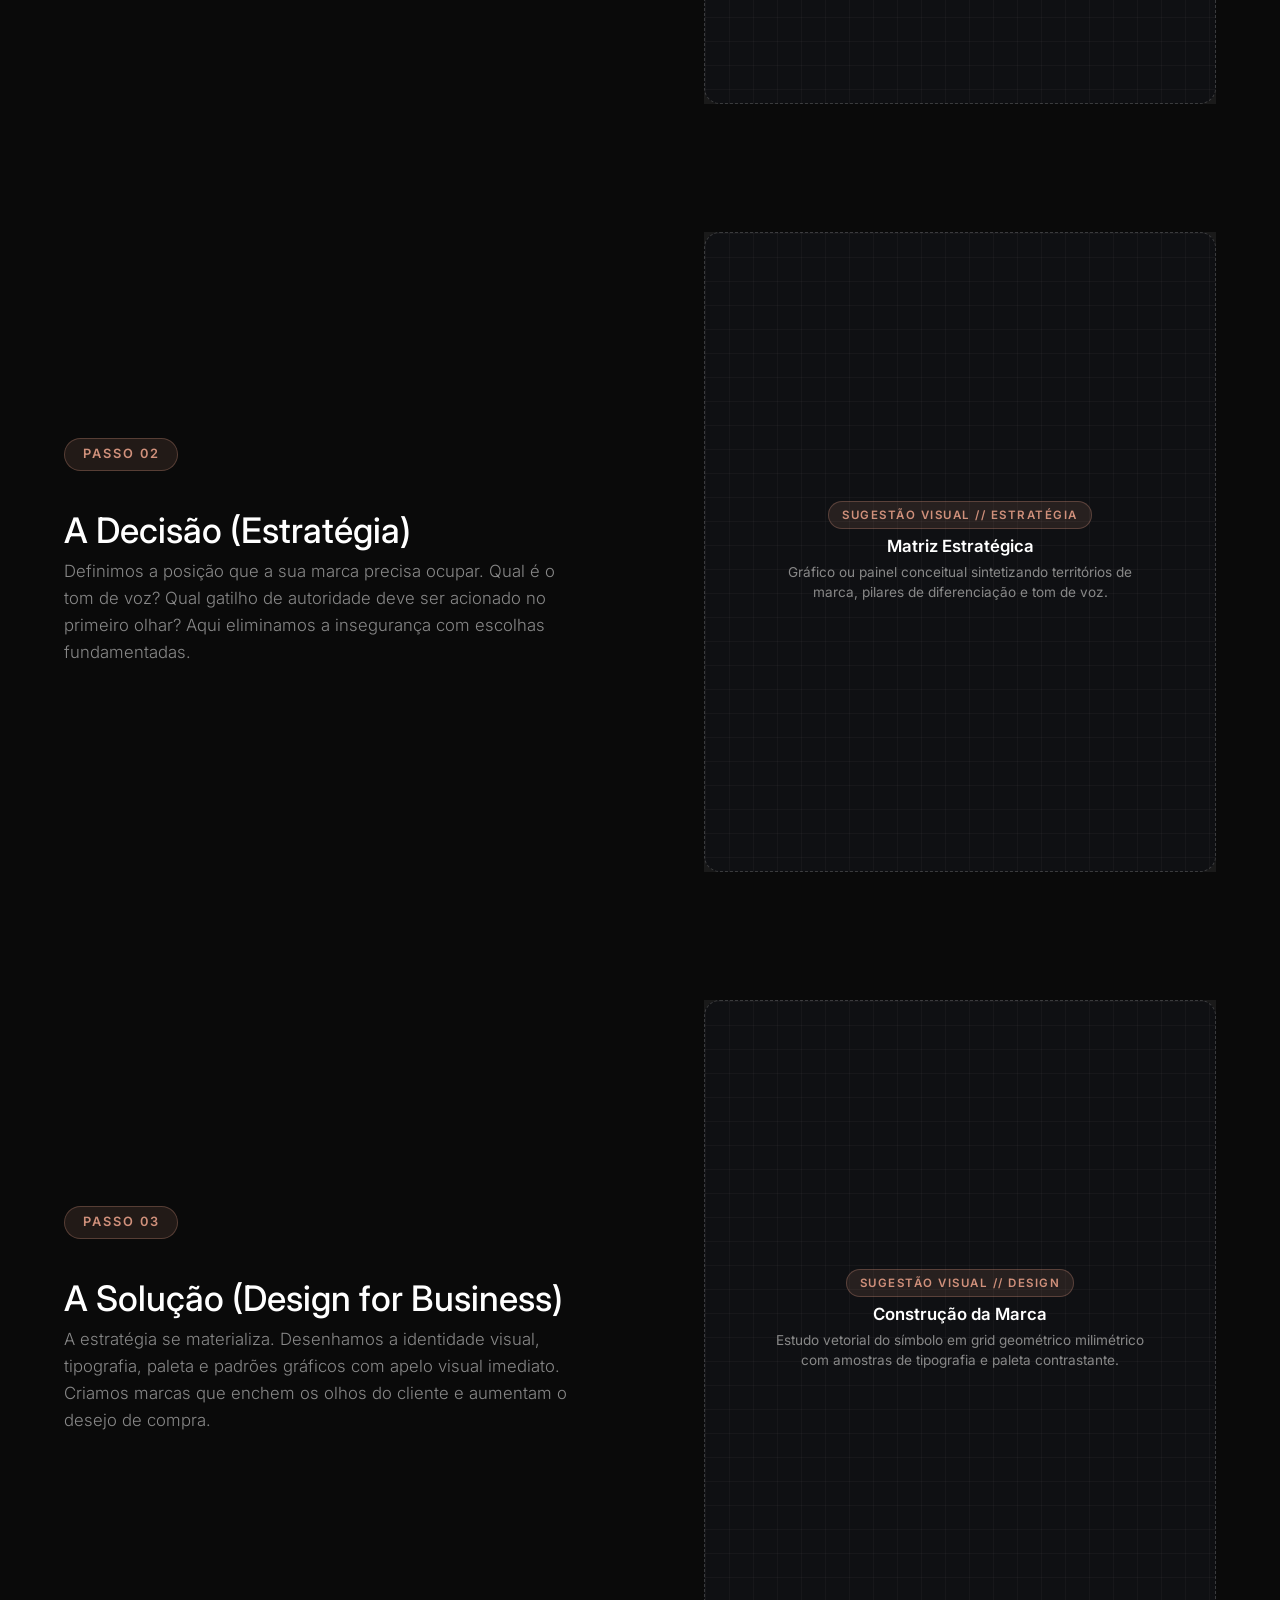
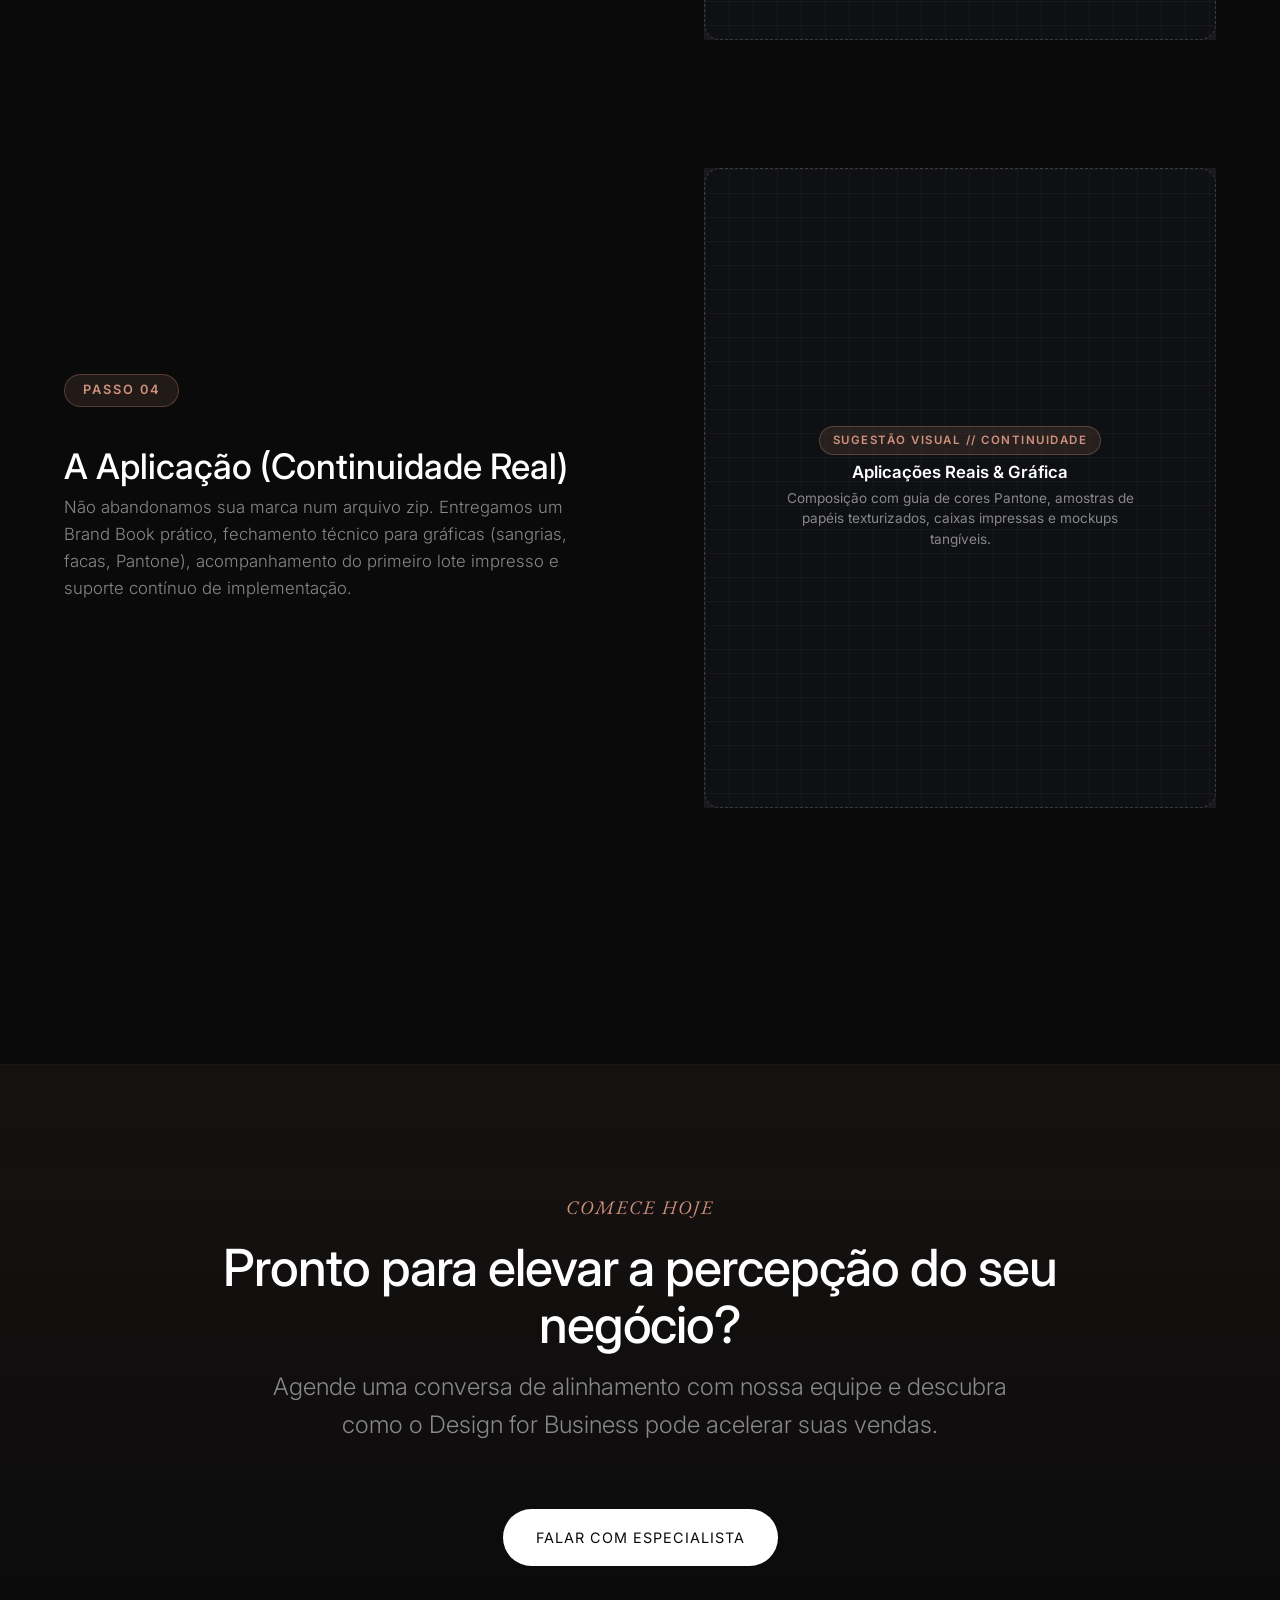
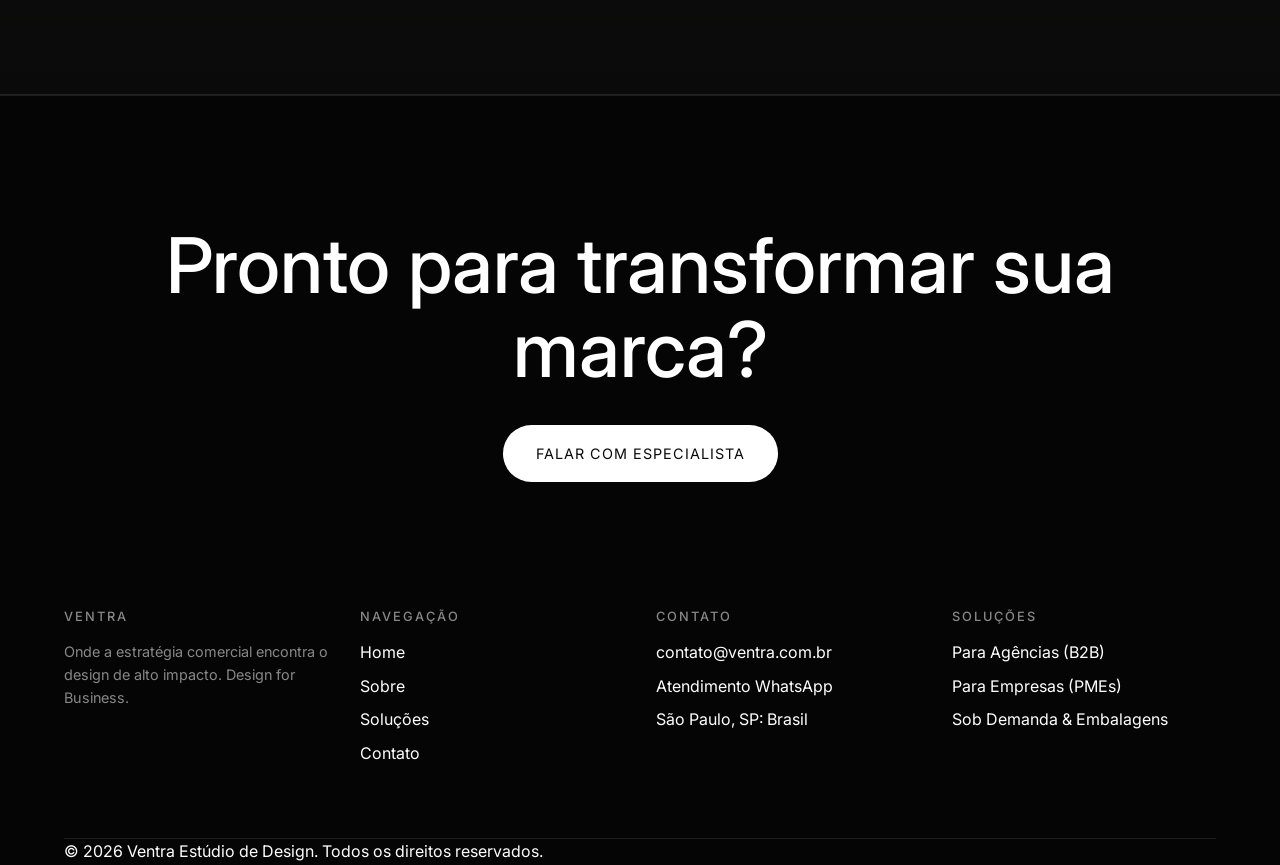
<file: app/sobre.html>
<!DOCTYPE html>
<html lang="pt-BR">
<head>
    <meta charset="UTF-8">
    <meta name="viewport" content="width=device-width, initial-scale=1.0">
    <title>Sobre Nós | Ventra Estúdio de Design for Business</title>
    <meta name="description" content="Nós somos a Ventra. Onde a estratégia comercial ganha vida através do design de alto impacto. Não vendemos arquivos, entregamos decisões.">
    <link rel="stylesheet" href="styles/main.css">
</head>
<body>

    <!-- Header -->
    <header class="header">
        <div class="container">
            <div class="logo">
                <a href="index.html">Ventra</a>
            </div>
            <button class="menu-toggle">☰</button>
            <nav class="nav">
                <a href="index.html">Home</a>
                <a href="servicos.html">Soluções</a>
                <a href="sobre.html" class="active">Sobre</a>
                <a href="contato.html">Contato</a>
            </nav>
            <div class="header-action">
                <a href="contato.html" class="btn btn-outline">Falar com Especialista</a>
            </div>
        </div>
    </header>

    <!-- Hero Invertido (Wireframe Dark) -->
    <section class="hero-invert">
        <div class="hero-invert-text anim-fade-up">
            <span class="badge-pill">O ESTÚDIO</span>
            <h1 class="title-hero" style="font-size: clamp(2.5rem, 4vw, 4.2rem);">Nós somos a Ventra.<br>Onde a <span class="text-accent">estratégia comercial</span> encontra o design.</h1>
            <p class="text-lead" style="font-size: 1.15rem; margin-top: var(--space-sm);">Acreditamos que design gráfico sem raciocínio comercial é apenas vaidade. Criamos sistemas visuais fortes, funcionais e consistentes, projetados para justificar preços, atrair os melhores clientes e gerar crescimento sustentável.</p>
            <div style="margin-top: var(--space-md);">
                <a href="contato.html" class="btn btn-solid">Falar com Especialista</a>
            </div>
        </div>
        <div class="hero-invert-video">
            <div class="wireframe-slot aspect-tall" style="height: 100%; min-height: 480px; border-radius: 0;">
                <span class="wireframe-tag">
                    <svg viewBox="0 0 24 24" fill="none" stroke="currentColor" stroke-width="2"><polygon points="23 7 16 12 23 17 23 7"/><rect x="1" y="5" width="15" height="14" rx="2"/></svg>
                    SUGESTÃO DE MÍDIA // BASTIDORES
                </span>
                <h4 class="wireframe-title">Vídeo ou Ensaio Editorial do Estúdio</h4>
                <p class="wireframe-desc">Cenas de bastidores em câmera lenta e iluminação cinematográfica dark mode: mãos analisando provas de cor e tipografia, alinhamento estratégico de briefing em tela e detalhes táteis de papéis especiais.</p>
                <span class="wireframe-dimension">WIREFRAME // 1600 x 1200</span>
            </div>
        </div>
    </section>

    <!-- Manifesto Editorial -->
    <section class="manifesto-editorial-section">
        <div class="container">
            <div class="manifesto-editorial anim-fade-up">
                <span class="tagline">NOSSO MANIFESTO</span>
                <h2>Mais do que arquivos. Entregamos decisões que geram vendas.</h2>
                <p>O mercado tradicional de design polarizou-se: de um lado, agências lentas e cheias de conceitos acadêmicos distantes da realidade financeira do empresário; do outro, freelancers sobrecarregados que entregam apenas um desenho isolado sem suporte comercial e sem padrão técnico.</p>
                <p>A Ventra foi estruturada exatamente para romper essa dicotomia. Entregamos o pragmatismo e a agilidade que a rotina das empresas exige, combinados à profundidade técnica e sofisticação visual que constroem marcas de valor indiscutível.</p>
                <p>Ajudamos pequenos e médios negócios a parecerem do tamanho que realmente são para que nunca mais percam contratos por falta de percepção de autoridade. E atuamos como braço parceiro de agências e gestores, garantindo entregas operacionais sem retrabalho.</p>
                
                <div style="margin-top: var(--space-md);">
                    <a href="contato.html" class="btn btn-outline">Falar com Especialista</a>
                </div>
            </div>
        </div>
    </section>

    <!-- Metodologia (Z-Pattern em 4 Etapas com Wireframe Dark) -->
    <section id="metodologia" class="metodologia" style="padding-top: var(--space-xl);">
        <div class="container">
            <div style="text-align: center; max-width: 800px; margin: 0 auto var(--space-xl);">
                <span class="tagline">MÉTODO DE TRABALHO</span>
                <h2 class="title-section">O rigor de negócios por trás da estética.</h2>
                <p class="text-lead" style="margin-top: var(--space-xs);">Não desenhamos no escuro. Cada cor, tipografia e formato de embalagem responde a uma pergunta direta do seu modelo de negócio.</p>
            </div>

            <!-- Passo 1 -->
            <div class="z-pattern-item anim-fade-up">
                <div class="z-image">
                    <div class="wireframe-slot aspect-tall">
                        <span class="wireframe-tag">SUGESTÃO VISUAL // IMERSÃO</span>
                        <h4 class="wireframe-title">Mapeamento de Desafios</h4>
                        <p class="wireframe-desc">Foto documental de prancheta com anotações de posicionamento, dores de clientes e mapas de concorrência.</p>
                    </div>
                </div>
                <div class="z-text">
                    <span class="badge-pill">PASSO 01</span>
                    <h3 style="font-size: 2.2rem; margin: var(--space-xs) 0;">O Problema (Imersão)</h3>
                    <p class="text-lead" style="font-size: 1.05rem;">Antes de abrir qualquer software criativo, nós ouvimos. Analisamos quem é o seu concorrente real, por que o seu cliente hesita no momento da compra e qual abismo visual está impedindo você de cobrar mais caro.</p>
                </div>
            </div>

            <!-- Passo 2 -->
            <div class="z-pattern-item anim-fade-up">
                <div class="z-text">
                    <span class="badge-pill">PASSO 02</span>
                    <h3 style="font-size: 2.2rem; margin: var(--space-xs) 0;">A Decisão (Estratégia)</h3>
                    <p class="text-lead" style="font-size: 1.05rem;">Definimos a posição que a sua marca precisa ocupar. Qual é o tom de voz? Qual gatilho de autoridade deve ser acionado no primeiro olhar? Aqui eliminamos a insegurança com escolhas fundamentadas.</p>
                </div>
                <div class="z-image">
                    <div class="wireframe-slot aspect-tall">
                        <span class="wireframe-tag">SUGESTÃO VISUAL // ESTRATÉGIA</span>
                        <h4 class="wireframe-title">Matriz Estratégica</h4>
                        <p class="wireframe-desc">Gráfico ou painel conceitual sintetizando territórios de marca, pilares de diferenciação e tom de voz.</p>
                    </div>
                </div>
            </div>

            <!-- Passo 3 -->
            <div class="z-pattern-item anim-fade-up">
                <div class="z-image">
                    <div class="wireframe-slot aspect-tall">
                        <span class="wireframe-tag">SUGESTÃO VISUAL // DESIGN</span>
                        <h4 class="wireframe-title">Construção da Marca</h4>
                        <p class="wireframe-desc">Estudo vetorial do símbolo em grid geométrico milimétrico com amostras de tipografia e paleta contrastante.</p>
                    </div>
                </div>
                <div class="z-text">
                    <span class="badge-pill">PASSO 03</span>
                    <h3 style="font-size: 2.2rem; margin: var(--space-xs) 0;">A Solução (Design for Business)</h3>
                    <p class="text-lead" style="font-size: 1.05rem;">A estratégia se materializa. Desenhamos a identidade visual, tipografia, paleta e padrões gráficos com apelo visual imediato. Criamos marcas que enchem os olhos do cliente e aumentam o desejo de compra.</p>
                </div>
            </div>

            <!-- Passo 4 -->
            <div class="z-pattern-item anim-fade-up">
                <div class="z-text">
                    <span class="badge-pill">PASSO 04</span>
                    <h3 style="font-size: 2.2rem; margin: var(--space-xs) 0;">A Aplicação (Continuidade Real)</h3>
                    <p class="text-lead" style="font-size: 1.05rem;">Não abandonamos sua marca num arquivo zip. Entregamos um Brand Book prático, fechamento técnico para gráficas (sangrias, facas, Pantone), acompanhamento do primeiro lote impresso e suporte contínuo de implementação.</p>
                </div>
                <div class="z-image">
                    <div class="wireframe-slot aspect-tall">
                        <span class="wireframe-tag">SUGESTÃO VISUAL // CONTINUIDADE</span>
                        <h4 class="wireframe-title">Aplicações Reais & Gráfica</h4>
                        <p class="wireframe-desc">Composição com guia de cores Pantone, amostras de papéis texturizados, caixas impressas e mockups tangíveis.</p>
                    </div>
                </div>
            </div>
        </div>
    </section>

    <!-- Banner de Fechamento -->
    <section class="conviction-banner anim-fade-up">
        <div class="container" style="max-width: 900px; text-align: center;">
            <span class="tagline">COMECE HOJE</span>
            <h2 class="title-section" style="margin-bottom: var(--space-sm);">Pronto para elevar a percepção do seu negócio?</h2>
            <p class="text-lead" style="margin: 0 auto var(--space-lg); color: var(--color-text-muted);">Agende uma conversa de alinhamento com nossa equipe e descubra como o Design for Business pode acelerar suas vendas.</p>
            <div style="display: flex; gap: var(--space-sm); justify-content: center; flex-wrap: wrap;">
                <a href="contato.html" class="btn btn-solid">Falar com Especialista</a>
            </div>
        </div>
    </section>

    <!-- Footer -->
    <footer class="footer">
        <div class="container">
            <div class="footer-hero anim-fade-up">
                <h2>Pronto para transformar sua marca?</h2>
                <a href="contato.html" class="btn btn-solid">Falar com Especialista</a>
            </div>
            
            <div class="footer-bottom anim-fade-up">
                <div class="footer-col">
                    <h5>Ventra</h5>
                    <p>Onde a estratégia comercial encontra o design de alto impacto. Design for Business.</p>
                </div>
                <div class="footer-col">
                    <h5>Navegação</h5>
                    <ul>
                        <li><a href="index.html">Home</a></li>
                        <li><a href="sobre.html">Sobre</a></li>
                        <li><a href="servicos.html">Soluções</a></li>
                        <li><a href="contato.html">Contato</a></li>
                    </ul>
                </div>
                <div class="footer-col">
                    <h5>Contato</h5>
                    <ul>
                        <li><a href="mailto:contato@ventra.com.br">contato@ventra.com.br</a></li>
                        <li><a href="https://wa.me/5511999999999" target="_blank">Atendimento WhatsApp</a></li>
                        <li>São Paulo, SP: Brasil</li>
                    </ul>
                </div>
                <div class="footer-col">
                    <h5>Soluções</h5>
                    <ul>
                        <li><a href="servicos.html#tab-1">Para Agências (B2B)</a></li>
                        <li><a href="servicos.html#tab-2">Para Empresas (PMEs)</a></li>
                        <li><a href="servicos.html#tab-3">Sob Demanda & Embalagens</a></li>
                    </ul>
                </div>
            </div>
            
            <div class="footer-copyright anim-fade-up">
                <p>&copy; 2026 Ventra Estúdio de Design. Todos os direitos reservados.</p>
            </div>
        </div>
    </footer>

    <script src="scripts/main.js"></script>
</body>
</html>
</file>
<file: styles/main.css>
/* =========================================
   VENTRA - DESIGN SYSTEM & MAIN STYLES
   ========================================= */

@import url('https://fonts.googleapis.com/css2?family=EB+Garamond:ital,wght@0,400;0,500;1,400;1,500&family=Inter:wght@300;400;500;600;700&display=swap');

:root {
  /* Colors */
  --color-bg-dark: #0a0a0a;
  --color-bg-light: #f5f5f0;
  --color-text-light: #ffffff;
  --color-text-dark: #111111;
  --color-text-muted: #888888;
  --color-accent: #d0907b; /* Sophisticated terracotta/gold accent */
  --color-border: rgba(255, 255, 255, 0.1);
  --color-border-dark: rgba(0, 0, 0, 0.1);

  /* Typography */
  --font-sans: 'Inter', -apple-system, sans-serif;
  --font-serif: 'EB Garamond', serif;

  /* Spacing */
  --space-xs: 0.5rem;
  --space-sm: 1rem;
  --space-md: 2rem;
  --space-lg: 4rem;
  --space-xl: 8rem;

  /* Transitions */
  --trans-fast: 0.3s ease;
  --trans-slow: 0.6s cubic-bezier(0.25, 1, 0.5, 1);
}

/* =========================================
   RESET & BASE
   ========================================= */
* {
  margin: 0;
  padding: 0;
  box-sizing: border-box;
}

html {
  scroll-behavior: smooth;
  font-size: 16px;
}

body {
  font-family: var(--font-sans);
  background-color: var(--color-bg-dark);
  color: var(--color-text-light);
  line-height: 1.6;
  overflow-x: hidden;
  -webkit-font-smoothing: antialiased;
}

a {
  text-decoration: none;
  color: inherit;
  transition: color var(--trans-fast);
}

a:hover {
  color: var(--color-accent);
}

ul {
  list-style: none;
}

img, video {
  max-width: 100%;
  height: auto;
  display: block;
}

/* =========================================
   TYPOGRAPHY
   ========================================= */
h1, h2, h3, h4, h5, h6 {
  line-height: 1.1;
  font-weight: 500;
  margin-bottom: var(--space-sm);
}

.title-hero {
  font-size: clamp(3rem, 6vw, 6rem);
  letter-spacing: -0.03em;
  font-weight: 600;
}

.title-section {
  font-size: clamp(2rem, 4vw, 4rem);
  letter-spacing: -0.02em;
}

.tagline {
  font-family: var(--font-serif);
  font-style: italic;
  font-size: 1.2rem;
  color: var(--color-accent);
  display: block;
  margin-bottom: var(--space-sm);
  text-transform: uppercase;
  letter-spacing: 2px;
}

.text-lead {
  font-size: clamp(1.1rem, 2vw, 1.5rem);
  font-weight: 300;
  color: var(--color-text-muted);
  max-width: 800px;
}

/* =========================================
   LAYOUT
   ========================================= */
.container {
  width: 90%;
  max-width: 1400px;
  margin: 0 auto;
}

section {
  padding: var(--space-xl) 0;
}

.split-screen {
  display: grid;
  grid-template-columns: 1fr 1fr;
  min-height: 100vh;
}

@media (max-width: 992px) {
  .split-screen {
    grid-template-columns: 1fr;
  }
}

/* =========================================
   HEADER & NAVIGATION
   ========================================= */
.header {
  position: fixed;
  top: 0;
  left: 0;
  width: 100%;
  padding: var(--space-md) 0;
  z-index: 1000;
  transition: background-color var(--trans-fast), padding var(--trans-fast);
  background-color: transparent;
}

.header.scrolled {
  background-color: rgba(10, 10, 10, 0.95);
  backdrop-filter: blur(10px);
  padding: var(--space-sm) 0;
  border-bottom: 1px solid var(--color-border);
}

.header .container {
  display: flex;
  justify-content: space-between;
  align-items: center;
}

.logo {
  font-size: 1.5rem;
  font-weight: 700;
  letter-spacing: 2px;
  text-transform: uppercase;
  width: 20%;
}

.nav {
  display: flex;
  gap: var(--space-md);
  width: 60%;
  justify-content: center;
}

.nav a {
  font-size: 0.9rem;
  text-transform: uppercase;
  letter-spacing: 1px;
  position: relative;
}

.nav a::after {
  content: '';
  position: absolute;
  width: 0;
  height: 2px;
  bottom: -4px;
  left: 0;
  background-color: var(--color-accent);
  transition: width var(--trans-fast);
}

.nav a:hover::after,
.nav a.active::after {
  width: 100%;
}

.header-action {
  width: 20%;
  display: flex;
  justify-content: flex-end;
}

.btn {
  display: inline-block;
  padding: 1rem 2rem;
  font-size: 0.9rem;
  text-transform: uppercase;
  letter-spacing: 1px;
  border-radius: 50px;
  cursor: pointer;
  transition: all var(--trans-fast);
  border: 1px solid transparent;
}

.btn-outline {
  border: 1px solid var(--color-border);
  background: transparent;
  color: var(--color-text-light);
}

.btn-outline:hover {
  background: var(--color-text-light);
  color: var(--color-bg-dark);
}

.btn-solid {
  background: var(--color-text-light);
  color: var(--color-bg-dark);
}

.btn-solid:hover {
  background: var(--color-accent);
  color: var(--color-bg-dark);
}

/* Mobile Menu */
.menu-toggle {
  display: none;
  background: none;
  border: none;
  color: white;
  font-size: 1.5rem;
  cursor: pointer;
}

@media (max-width: 992px) {
  .nav {
    display: none;
    position: absolute;
    top: 100%;
    left: 0;
    width: 100%;
    background: var(--color-bg-dark);
    flex-direction: column;
    padding: var(--space-md);
    text-align: center;
    border-bottom: 1px solid var(--color-border);
  }
  
  .nav.active {
    display: flex;
  }

  .header-action {
    display: none;
  }
  
  .menu-toggle {
    display: block;
  }
  
  .logo {
    width: auto;
  }
}

/* =========================================
   HERO SECTIONS
   ========================================= */
.hero {
  min-height: 100vh;
  display: flex;
  align-items: center;
  justify-content: center;
  text-align: center;
  padding-top: var(--space-xl);
  position: relative;
}

.hero-content {
  max-width: 1000px;
  z-index: 2;
  display: flex;
  flex-direction: column;
  align-items: center;
}

.hero .text-lead {
  margin: var(--space-md) auto;
}

.hero-bg {
  position: absolute;
  top: 0;
  left: 0;
  width: 100%;
  height: 100%;
  z-index: 1;
  background: radial-gradient(circle at center, rgba(208, 144, 123, 0.1) 0%, rgba(10, 10, 10, 1) 70%);
}

/* =========================================
   STATS BAR
   ========================================= */
.stats-bar {
  background-color: var(--color-bg-light);
  color: var(--color-text-dark);
  padding: var(--space-md) 0;
}

.stats-grid {
  display: grid;
  grid-template-columns: repeat(3, 1fr);
  text-align: center;
}

.stat-item h3 {
  font-size: 3rem;
  margin-bottom: 0;
  font-weight: 300;
}

.stat-item p {
  font-size: 0.9rem;
  text-transform: uppercase;
  letter-spacing: 2px;
  color: var(--color-text-muted);
}

@media (max-width: 768px) {
  .stats-grid {
    grid-template-columns: 1fr;
    gap: var(--space-md);
  }
}

/* =========================================
   MARQUEE
   ========================================= */
.marquee-section {
  padding: var(--space-md) 0;
  border-bottom: 1px solid var(--color-border);
  overflow: hidden;
}

.marquee-section p {
  text-align: center;
  color: var(--color-text-muted);
  margin-bottom: var(--space-md);
}

.marquee-container {
  display: flex;
  width: 200vw;
  animation: marquee 20s linear infinite;
}

.marquee-container img {
  height: 40px;
  margin: 0 var(--space-lg);
  filter: grayscale(100%) brightness(50%);
  opacity: 0.5;
  transition: opacity var(--trans-fast);
}

.marquee-container img:hover {
  opacity: 1;
}

@keyframes marquee {
  0% { transform: translateX(0); }
  100% { transform: translateX(-50%); }
}

/* =========================================
   ABOUT MANIFESTO (HOME)
   ========================================= */
.manifesto-home .container {
  display: grid;
  grid-template-columns: 1fr 1fr;
  gap: var(--space-xl);
  align-items: center;
}

.manifesto-title {
  font-family: var(--font-serif);
  font-style: italic;
  font-size: clamp(2.5rem, 4vw, 4.5rem);
  line-height: 1.1;
}

.manifesto-text {
  font-size: 1.2rem;
  color: var(--color-text-muted);
  margin-bottom: var(--space-md);
}

@media (max-width: 992px) {
  .manifesto-home .container {
    grid-template-columns: 1fr;
    gap: var(--space-md);
  }
}

/* =========================================
   SERVICES ACCORDION
   ========================================= */
.services-list {
  margin-top: var(--space-lg);
}

.service-item {
  border-top: 1px solid var(--color-border);
  padding: var(--space-md) 0;
  display: grid;
  grid-template-columns: 1fr 2fr;
  gap: var(--space-md);
  transition: color var(--trans-fast);
}

.service-item:hover {
  color: var(--color-accent);
}

.service-item h3 {
  font-size: 1.5rem;
}

.service-item p {
  color: var(--color-text-muted);
}

.service-item:last-child {
  border-bottom: 1px solid var(--color-border);
}

@media (max-width: 768px) {
  .service-item {
    grid-template-columns: 1fr;
  }
}

/* =========================================
   PROCESS (4 COLUMNS)
   ========================================= */
.process-grid {
  display: grid;
  grid-template-columns: repeat(4, 1fr);
  gap: var(--space-md);
  margin-top: var(--space-lg);
}

.process-step {
  padding-top: var(--space-sm);
  border-top: 2px solid var(--color-border);
}

.process-step:hover {
  border-top-color: var(--color-accent);
}

.process-step h4 {
  font-size: 1.2rem;
  margin-bottom: var(--space-sm);
}

.process-step p {
  color: var(--color-text-muted);
  font-size: 0.95rem;
}

@media (max-width: 992px) {
  .process-grid {
    grid-template-columns: repeat(2, 1fr);
  }
}
@media (max-width: 576px) {
  .process-grid {
    grid-template-columns: 1fr;
  }
}

/* =========================================
   CASES MASONRY
   ========================================= */
.cases-grid {
  display: grid;
  grid-template-columns: repeat(2, 1fr);
  gap: var(--space-sm);
  margin-top: var(--space-lg);
}

.case-item {
  position: relative;
  overflow: hidden;
  aspect-ratio: 4/3;
  background-color: #1a1a1a;
  display: flex;
  align-items: center;
  justify-content: center;
}

.case-item:first-child {
  grid-column: span 2;
  aspect-ratio: 21/9;
}

.case-image {
  width: 100%;
  height: 100%;
  object-fit: cover;
  transition: transform var(--trans-slow);
  opacity: 0.8;
}

.case-item:hover .case-image {
  transform: scale(1.05);
  opacity: 0.4;
}

.case-info {
  position: absolute;
  bottom: var(--space-md);
  left: var(--space-md);
  opacity: 0;
  transform: translateY(20px);
  transition: all var(--trans-fast);
}

.case-item:hover .case-info {
  opacity: 1;
  transform: translateY(0);
}

.case-category {
  font-family: var(--font-serif);
  font-style: italic;
  color: var(--color-accent);
}

.case-title {
  font-size: 2rem;
}

@media (max-width: 768px) {
  .cases-grid {
    grid-template-columns: 1fr;
  }
  .case-item:first-child {
    grid-column: 1;
    aspect-ratio: 4/3;
  }
}

/* =========================================
   FOOTER
   ========================================= */
.footer {
  background-color: #050505;
  padding-top: var(--space-xl);
  border-top: 1px solid var(--color-border);
}

.footer-hero {
  text-align: center;
  margin-bottom: var(--space-xl);
}

.footer-hero h2 {
  font-size: clamp(3rem, 6vw, 6rem);
  margin-bottom: var(--space-md);
}

.footer-bottom {
  display: grid;
  grid-template-columns: repeat(4, 1fr);
  gap: var(--space-md);
  padding-bottom: var(--space-lg);
  border-bottom: 1px solid var(--color-border);
}

.footer-col h5 {
  color: var(--color-text-muted);
  text-transform: uppercase;
  letter-spacing: 2px;
  font-size: 0.8rem;
  margin-bottom: var(--space-sm);
}

.footer-col ul li {
  margin-bottom: 0.5rem;
}

.footer-col p {
  color: var(--color-text-muted);
  font-size: 0.9rem;
}

.copyright {
  text-align: center;
  padding: var(--space-md) 0;
  color: var(--color-text-muted);
  font-size: 0.8rem;
}

@media (max-width: 768px) {
  .footer-bottom {
    grid-template-columns: 1fr 1fr;
  }
}

/* =========================================
   PAGE: SOBRE
   ========================================= */
.hero-invert {
  display: grid;
  grid-template-columns: 40% 60%;
  min-height: 100vh;
}

.hero-invert-text {
  padding: var(--space-xl) var(--space-md);
  display: flex;
  flex-direction: column;
  justify-content: center;
}

.hero-invert-video {
  background-color: #1a1a1a;
  position: relative;
  overflow: hidden;
}

.hero-invert-video video {
  position: absolute;
  top: 50%;
  left: 50%;
  min-width: 100%;
  min-height: 100%;
  width: auto;
  height: auto;
  transform: translateX(-50%) translateY(-50%);
  opacity: 0.6;
}

.manifesto-editorial {
  max-width: 800px;
  margin: 0 auto;
  text-align: center;
}

.manifesto-editorial h2 {
  font-family: var(--font-serif);
  font-style: italic;
  font-size: clamp(2rem, 4vw, 4rem);
  margin-bottom: var(--space-lg);
}

.manifesto-editorial p {
  font-size: 1.2rem;
  color: var(--color-text-muted);
  margin-bottom: var(--space-md);
  text-align: justify;
}

.manifesto-editorial p:first-of-type::first-letter {
  font-size: 4rem;
  float: left;
  line-height: 1;
  padding-right: 0.5rem;
  color: var(--color-accent);
  font-family: var(--font-serif);
}

/* Z-Pattern */
.z-pattern-item {
  display: grid;
  grid-template-columns: 1fr 1fr;
  gap: var(--space-xl);
  align-items: center;
  margin-bottom: var(--space-xl);
}

.z-pattern-item:nth-child(even) .z-image {
  order: 2;
}

.z-pattern-item:nth-child(even) .z-text {
  order: 1;
}

.z-image {
  aspect-ratio: 4/5;
  background-color: #1a1a1a;
}

.z-image img {
  width: 100%;
  height: 100%;
  object-fit: cover;
  opacity: 0.7;
}

@media (max-width: 992px) {
  .hero-invert, .z-pattern-item {
    grid-template-columns: 1fr;
  }
  .hero-invert-video {
    min-height: 50vh;
  }
  .z-pattern-item:nth-child(even) .z-image,
  .z-pattern-item:nth-child(even) .z-text {
    order: unset;
  }
}

/* =========================================
   PAGE: SERVICOS (ESTRUTURA TABS INSPIRADA NA BOUNCE)
   ========================================= */
.hero-solutions {
  text-align: center;
  padding: 18vh 0 6vh;
}

.text-accent {
  color: var(--color-accent);
}

.badge-pill {
  display: inline-block;
  padding: 0.35rem 1.1rem;
  border-radius: 50px;
  background: rgba(208, 144, 123, 0.12);
  border: 1px solid rgba(208, 144, 123, 0.3);
  color: var(--color-accent);
  font-size: 0.8rem;
  letter-spacing: 2px;
  font-weight: 600;
  margin-bottom: var(--space-md);
  text-transform: uppercase;
}

.solutions-tabs-section {
  padding-top: var(--space-md);
  padding-bottom: var(--space-xl);
}

/* Tabs Cards Selector Grid */
.tabs-cards-grid {
  display: grid;
  grid-template-columns: repeat(2, 1fr);
  gap: var(--space-md);
  margin: 0 auto var(--space-xl);
  max-width: 900px;
}

.tab-card-btn {
  background: rgba(255, 255, 255, 0.03);
  border: 1px solid rgba(255, 255, 255, 0.08);
  border-radius: 16px;
  padding: var(--space-md);
  cursor: pointer;
  transition: all var(--trans-fast);
  position: relative;
  display: flex;
  flex-direction: column;
  justify-content: flex-start;
  opacity: 0.7;
}

.tab-card-btn:hover {
  opacity: 0.95;
  background: rgba(255, 255, 255, 0.05);
  border-color: rgba(208, 144, 123, 0.35);
  transform: translateY(-6px);
  box-shadow: 0 10px 20px rgba(0,0,0,0.2);
}

.tab-card-btn.active {
  opacity: 1;
  background: rgba(255, 255, 255, 0.07);
  border-color: var(--color-accent);
  box-shadow: 0 12px 30px rgba(0, 0, 0, 0.5), 0 0 20px rgba(208, 144, 123, 0.15);
}

.tab-card-header {
  display: flex;
  justify-content: space-between;
  align-items: center;
  margin-bottom: var(--space-sm);
}

.tab-indicator {
  width: 36px;
  height: 36px;
  border-radius: 50%;
  background: rgba(255, 255, 255, 0.05);
  border: 1px solid rgba(255, 255, 255, 0.1);
  display: flex;
  align-items: center;
  justify-content: center;
  transition: all var(--trans-fast);
}

.tab-indicator svg {
  width: 16px;
  height: 16px;
  stroke: var(--color-text-muted);
  transition: transform var(--trans-fast), stroke var(--trans-fast);
}

.tab-card-btn.active .tab-indicator {
  background: var(--color-accent);
  border-color: var(--color-accent);
}

.tab-card-btn.active .tab-indicator svg {
  stroke: #ffffff;
  transform: rotate(180deg);
}

.tab-badge {
  font-size: 0.75rem;
  letter-spacing: 1px;
  text-transform: uppercase;
  color: var(--color-text-muted);
  font-weight: 500;
}

.tab-card-btn.active .tab-badge {
  color: var(--color-accent);
}

.tab-card-title {
  font-size: 1.35rem;
  font-weight: 600;
  margin-bottom: 0.5rem;
  color: var(--color-text-light);
}

.tab-card-desc {
  font-size: 0.9rem;
  line-height: 1.5;
  color: var(--color-text-muted);
  margin-bottom: 0;
}

/* Tabs Content Panels */
.tabs-content-wrapper {
  position: relative;
}

.tab-content-panel {
  display: none;
  animation: fadeInPanel 0.4s cubic-bezier(0.25, 1, 0.5, 1) forwards;
}

.tab-content-panel.active {
  display: block;
}

@keyframes fadeInPanel {
  from {
    opacity: 0;
    transform: translateY(15px);
  }
  to {
    opacity: 1;
    transform: translateY(0);
  }
}

.tab-split-grid {
  display: grid;
  grid-template-columns: 1.15fr 0.85fr;
  gap: var(--space-xl);
  align-items: center;
  background: rgba(255, 255, 255, 0.02);
  border: 1px solid rgba(255, 255, 255, 0.06);
  border-radius: 24px;
  padding: var(--space-xl) var(--space-lg);
  margin-bottom: var(--space-xl);
}

.title-tab {
  font-size: clamp(2rem, 3.2vw, 3.2rem);
  line-height: 1.15;
  margin-bottom: var(--space-md);
}

.tab-description {
  font-size: 1.1rem;
  color: var(--color-text-muted);
  line-height: 1.7;
  margin-bottom: var(--space-lg);
}

/* Bullets Grid (2 colunas) */
.entregaveis-grid {
  display: grid;
  grid-template-columns: 1fr 1fr;
  gap: var(--space-md);
  margin-bottom: var(--space-xl);
}

.bullet-list li {
  position: relative;
  padding-left: 1.5rem;
  margin-bottom: 1.1rem;
  font-size: 0.95rem;
  color: rgba(255, 255, 255, 0.85);
  line-height: 1.5;
}

.bullet-list strong {
  color: #ffffff;
  display: inline;
}

.bullet-dot {
  position: absolute;
  left: 0;
  top: 0.45rem;
  width: 7px;
  height: 7px;
  border-radius: 50%;
  background-color: var(--color-accent);
  box-shadow: 0 0 8px var(--color-accent);
}

.tab-actions {
  display: flex;
  align-items: center;
  gap: var(--space-md);
  flex-wrap: wrap;
}

.action-note {
  font-size: 0.85rem;
  color: var(--color-text-muted);
}

/* Media Showcase Card */
.media-card-showcase {
  position: relative;
  border-radius: 20px;
  overflow: hidden;
  border: 1px solid rgba(255, 255, 255, 0.1);
  background: #121212;
  box-shadow: 0 20px 40px rgba(0, 0, 0, 0.6);
}

.media-card-showcase img {
  width: 100%;
  aspect-ratio: 4/3;
  object-fit: cover;
  transition: transform var(--trans-slow);
}

.media-card-showcase:hover img {
  transform: scale(1.03);
}

.media-badge {
  position: absolute;
  top: 1rem;
  right: 1rem;
  background: rgba(10, 10, 10, 0.85);
  backdrop-filter: blur(10px);
  border: 1px solid rgba(255, 255, 255, 0.15);
  padding: 0.35rem 0.9rem;
  border-radius: 30px;
  font-size: 0.75rem;
  color: var(--color-accent);
  letter-spacing: 1px;
  text-transform: uppercase;
  font-weight: 600;
  z-index: 2;
}

.media-caption {
  padding: var(--space-md);
  background: linear-gradient(to top, rgba(10, 10, 10, 0.95), rgba(10, 10, 10, 0.6));
  position: absolute;
  bottom: 0;
  left: 0;
  right: 0;
}

.media-caption h4 {
  font-size: 1.15rem;
  margin-bottom: 0.3rem;
  color: #ffffff;
}

.media-caption p {
  font-size: 0.85rem;
  color: var(--color-text-muted);
  margin-bottom: 0;
}

/* Cases Preview Filtrados */
.tab-cases-preview {
  margin-top: var(--space-xl);
}

.cases-header {
  margin-bottom: var(--space-md);
}

.cases-tag {
  font-size: 0.8rem;
  text-transform: uppercase;
  letter-spacing: 2px;
  color: var(--color-accent);
  display: block;
  margin-bottom: 0.3rem;
}

.cases-header h3 {
  font-size: 1.8rem;
}

.tab-cases-grid {
  display: grid;
  grid-template-columns: repeat(2, 1fr);
  gap: var(--space-md);
}

.case-card-compact {
  border-radius: 16px;
  overflow: hidden;
  background: rgba(255, 255, 255, 0.02);
  border: 1px solid rgba(255, 255, 255, 0.08);
  transition: transform var(--trans-fast), border-color var(--trans-fast);
}

.case-card-compact:hover {
  transform: translateY(-5px);
  border-color: rgba(208, 144, 123, 0.4);
}

.case-card-compact img {
  width: 100%;
  aspect-ratio: 16/10;
  object-fit: cover;
}

.case-card-meta {
  padding: var(--space-sm) var(--space-md);
}

.case-category {
  font-size: 0.75rem;
  color: var(--color-accent);
  text-transform: uppercase;
  letter-spacing: 1px;
}

.case-card-meta h4 {
  font-size: 1.1rem;
  margin-top: 0.2rem;
  margin-bottom: 0;
}

/* Banner de Convicção */
.conviction-banner {
  background: linear-gradient(180deg, rgba(208, 144, 123, 0.06) 0%, rgba(10, 10, 10, 0) 100%);
  border-top: 1px solid rgba(255, 255, 255, 0.06);
  border-bottom: 1px solid rgba(255, 255, 255, 0.06);
  padding: var(--space-xl) 0;
}

/* Responsividade */
@media (max-width: 992px) {
  .tabs-cards-grid {
    grid-template-columns: 1fr;
    gap: var(--space-sm);
  }
  .tab-split-grid {
    grid-template-columns: 1fr;
    padding: var(--space-md);
    gap: var(--space-lg);
  }
  .entregaveis-grid {
    grid-template-columns: 1fr;
    gap: 0;
  }
  .tab-cases-grid {
    grid-template-columns: 1fr;
  }
}

/* =========================================
   PAGE: CONTATO
   ========================================= */
.split-contact .col-left {
  background-color: var(--color-bg-dark);
  color: var(--color-text-light);
  padding: var(--space-xl) var(--space-md);
  display: flex;
  flex-direction: column;
  justify-content: center;
}

.split-contact .col-right {
  background-color: var(--color-bg-light);
  color: var(--color-text-dark);
  padding: var(--space-xl) 10%;
  display: flex;
  flex-direction: column;
  justify-content: center;
}

.contact-info {
  margin-top: var(--space-md);
}

.contact-info p {
  font-size: 1.1rem;
  margin-bottom: 0.5rem;
}

/* Form Styles */
.form-group {
  margin-bottom: var(--space-md);
}

.form-group label {
  display: block;
  font-weight: 500;
  margin-bottom: var(--space-xs);
  font-size: 0.9rem;
  text-transform: uppercase;
  letter-spacing: 1px;
}

.form-control {
  width: 100%;
  background: transparent;
  border: none;
  border-bottom: 1px solid var(--color-border-dark);
  padding: 0.5rem 0;
  font-size: 1.1rem;
  font-family: var(--font-sans);
  outline: none;
  transition: border-color var(--trans-fast);
}

.form-control:focus {
  border-bottom-color: var(--color-accent);
}

textarea.form-control {
  resize: vertical;
  min-height: 60px;
}

.checkbox-group {
  display: flex;
  flex-direction: column;
  gap: 0.5rem;
}

.checkbox-label {
  display: flex;
  align-items: center;
  gap: 10px;
  cursor: pointer;
  font-size: 1rem;
}

.checkbox-label input {
  appearance: none;
  width: 20px;
  height: 20px;
  border: 1px solid var(--color-border-dark);
  border-radius: 4px;
  outline: none;
  cursor: pointer;
  position: relative;
}

.checkbox-label input:checked {
  background-color: var(--color-accent);
  border-color: var(--color-accent);
}

.btn-submit {
  width: 100%;
  background: var(--color-bg-dark);
  color: var(--color-text-light);
  padding: 1.2rem;
  border: none;
  font-size: 1rem;
  text-transform: uppercase;
  letter-spacing: 1px;
  cursor: pointer;
  transition: background var(--trans-fast);
}

.btn-submit:hover {
  background: var(--color-accent);
}

.anim-fade-up {
  opacity: 0;
  transform: translateY(30px);
  transition: all var(--trans-slow);
}

.anim-fade-up.visible {
  opacity: 1;
  transform: translateY(0);
}

/* =========================================
   WIREFRAME DARK DESIGN SYSTEM (SEM FOTOS)
   ========================================= */
.wireframe-slot {
  width: 100%;
  min-height: 260px;
  background: #0f1013;
  background-image: 
    linear-gradient(rgba(255, 255, 255, 0.03) 1px, transparent 1px),
    linear-gradient(90deg, rgba(255, 255, 255, 0.03) 1px, transparent 1px);
  background-size: 24px 24px;
  border: 1px dashed rgba(255, 255, 255, 0.18);
  border-radius: 16px;
  padding: var(--space-md);
  display: flex;
  flex-direction: column;
  justify-content: center;
  align-items: center;
  text-align: center;
  position: relative;
  overflow: hidden;
  transition: border-color var(--trans-fast), background-color var(--trans-fast);
}

.wireframe-slot:hover {
  border-color: rgba(208, 144, 123, 0.45);
  background-color: #131418;
}

.wireframe-slot.aspect-wide {
  aspect-ratio: 21/9;
  min-height: 280px;
}

.wireframe-slot.aspect-card {
  aspect-ratio: 16/10;
  min-height: 240px;
}

.wireframe-slot.aspect-tall {
  aspect-ratio: 4/5;
  min-height: 380px;
}

.wireframe-tag {
  display: inline-flex;
  align-items: center;
  gap: 6px;
  background: rgba(208, 144, 123, 0.12);
  border: 1px solid rgba(208, 144, 123, 0.3);
  color: var(--color-accent);
  padding: 0.25rem 0.8rem;
  border-radius: 30px;
  font-size: 0.72rem;
  letter-spacing: 1.5px;
  text-transform: uppercase;
  font-weight: 600;
  margin-bottom: var(--space-xs);
}

.wireframe-tag svg {
  width: 13px;
  height: 13px;
  stroke: var(--color-accent);
}

.wireframe-title {
  font-size: 1.05rem;
  font-weight: 600;
  color: #ffffff;
  margin-bottom: 0.4rem;
}

.wireframe-desc {
  font-size: 0.85rem;
  color: var(--color-text-muted);
  line-height: 1.5;
  max-width: 85%;
  margin: 0 auto;
}

.wireframe-dimension {
  position: absolute;
  bottom: 0.75rem;
  right: 0.85rem;
  font-family: monospace;
  font-size: 0.68rem;
  color: rgba(255, 255, 255, 0.3);
  letter-spacing: 1px;
}
</file>
<file: app/styles/main.css>
/* =========================================
   VENTRA - DESIGN SYSTEM & MAIN STYLES
   ========================================= */

@import url('https://fonts.googleapis.com/css2?family=EB+Garamond:ital,wght@0,400;0,500;1,400;1,500&family=Inter:wght@300;400;500;600;700&display=swap');

:root {
  /* Colors */
  --color-bg-dark: #0a0a0a;
  --color-bg-light: #f5f5f0;
  --color-text-light: #ffffff;
  --color-text-dark: #111111;
  --color-text-muted: #888888;
  --color-accent: #d0907b; /* Sophisticated terracotta/gold accent */
  --color-border: rgba(255, 255, 255, 0.1);
  --color-border-dark: rgba(0, 0, 0, 0.1);

  /* Typography */
  --font-sans: 'Inter', -apple-system, sans-serif;
  --font-serif: 'EB Garamond', serif;

  /* Spacing */
  --space-xs: 0.5rem;
  --space-sm: 1rem;
  --space-md: 2rem;
  --space-lg: 4rem;
  --space-xl: 8rem;

  /* Transitions */
  --trans-fast: 0.3s ease;
  --trans-slow: 0.6s cubic-bezier(0.25, 1, 0.5, 1);
}

/* =========================================
   RESET & BASE
   ========================================= */
* {
  margin: 0;
  padding: 0;
  box-sizing: border-box;
}

html {
  scroll-behavior: smooth;
  font-size: 16px;
}

body {
  font-family: var(--font-sans);
  background-color: var(--color-bg-dark);
  color: var(--color-text-light);
  line-height: 1.6;
  overflow-x: hidden;
  -webkit-font-smoothing: antialiased;
}

a {
  text-decoration: none;
  color: inherit;
  transition: color var(--trans-fast);
}

a:hover {
  color: var(--color-accent);
}

ul {
  list-style: none;
}

img, video {
  max-width: 100%;
  height: auto;
  display: block;
}

/* =========================================
   TYPOGRAPHY
   ========================================= */
h1, h2, h3, h4, h5, h6 {
  line-height: 1.1;
  font-weight: 500;
  margin-bottom: var(--space-sm);
}

.title-hero {
  font-size: clamp(3rem, 6vw, 6rem);
  letter-spacing: -0.03em;
  font-weight: 600;
}

.title-section {
  font-size: clamp(2rem, 4vw, 4rem);
  letter-spacing: -0.02em;
}

.tagline {
  font-family: var(--font-serif);
  font-style: italic;
  font-size: 1.2rem;
  color: var(--color-accent);
  display: block;
  margin-bottom: var(--space-sm);
  text-transform: uppercase;
  letter-spacing: 2px;
}

.text-lead {
  font-size: clamp(1.1rem, 2vw, 1.5rem);
  font-weight: 300;
  color: var(--color-text-muted);
  max-width: 800px;
}

/* =========================================
   LAYOUT
   ========================================= */
.container {
  width: 90%;
  max-width: 1400px;
  margin: 0 auto;
}

section {
  padding: var(--space-xl) 0;
}

.split-screen {
  display: grid;
  grid-template-columns: 1fr 1fr;
  min-height: 100vh;
}

@media (max-width: 992px) {
  .split-screen {
    grid-template-columns: 1fr;
  }
}

/* =========================================
   HEADER & NAVIGATION
   ========================================= */
.header {
  position: fixed;
  top: 0;
  left: 0;
  width: 100%;
  padding: var(--space-md) 0;
  z-index: 1000;
  transition: background-color var(--trans-fast), padding var(--trans-fast);
  background-color: transparent;
}

.header.scrolled {
  background-color: rgba(10, 10, 10, 0.95);
  backdrop-filter: blur(10px);
  padding: var(--space-sm) 0;
  border-bottom: 1px solid var(--color-border);
}

.header .container {
  display: flex;
  justify-content: space-between;
  align-items: center;
}

.logo {
  font-size: 1.5rem;
  font-weight: 700;
  letter-spacing: 2px;
  text-transform: uppercase;
  width: 20%;
}

.nav {
  display: flex;
  gap: var(--space-md);
  width: 60%;
  justify-content: center;
}

.nav a {
  font-size: 0.9rem;
  text-transform: uppercase;
  letter-spacing: 1px;
}

.header-action {
  width: 20%;
  display: flex;
  justify-content: flex-end;
}

.btn {
  display: inline-block;
  padding: 1rem 2rem;
  font-size: 0.9rem;
  text-transform: uppercase;
  letter-spacing: 1px;
  border-radius: 50px;
  cursor: pointer;
  transition: all var(--trans-fast);
  border: 1px solid transparent;
}

.btn-outline {
  border: 1px solid var(--color-border);
  background: transparent;
  color: var(--color-text-light);
}

.btn-outline:hover {
  background: var(--color-text-light);
  color: var(--color-bg-dark);
}

.btn-solid {
  background: var(--color-text-light);
  color: var(--color-bg-dark);
}

.btn-solid:hover {
  background: var(--color-accent);
  color: var(--color-bg-dark);
}

/* Mobile Menu */
.menu-toggle {
  display: none;
  background: none;
  border: none;
  color: white;
  font-size: 1.5rem;
  cursor: pointer;
}

@media (max-width: 992px) {
  .nav {
    display: none;
    position: absolute;
    top: 100%;
    left: 0;
    width: 100%;
    background: var(--color-bg-dark);
    flex-direction: column;
    padding: var(--space-md);
    text-align: center;
    border-bottom: 1px solid var(--color-border);
  }
  
  .nav.active {
    display: flex;
  }

  .header-action {
    display: none;
  }
  
  .menu-toggle {
    display: block;
  }
  
  .logo {
    width: auto;
  }
}

/* =========================================
   HERO SECTIONS
   ========================================= */
.hero {
  min-height: 100vh;
  display: flex;
  align-items: center;
  justify-content: center;
  text-align: center;
  padding-top: var(--space-xl);
  position: relative;
}

.hero-content {
  max-width: 1000px;
  z-index: 2;
  display: flex;
  flex-direction: column;
  align-items: center;
}

.hero .text-lead {
  margin: var(--space-md) auto;
}

.hero-bg {
  position: absolute;
  top: 0;
  left: 0;
  width: 100%;
  height: 100%;
  z-index: 1;
  background: radial-gradient(circle at center, rgba(208, 144, 123, 0.1) 0%, rgba(10, 10, 10, 1) 70%);
}

/* =========================================
   STATS BAR
   ========================================= */
.stats-bar {
  background-color: var(--color-bg-light);
  color: var(--color-text-dark);
  padding: var(--space-md) 0;
}

.stats-grid {
  display: grid;
  grid-template-columns: repeat(3, 1fr);
  text-align: center;
}

.stat-item h3 {
  font-size: 3rem;
  margin-bottom: 0;
  font-weight: 300;
}

.stat-item p {
  font-size: 0.9rem;
  text-transform: uppercase;
  letter-spacing: 2px;
  color: var(--color-text-muted);
}

@media (max-width: 768px) {
  .stats-grid {
    grid-template-columns: 1fr;
    gap: var(--space-md);
  }
}

/* =========================================
   MARQUEE
   ========================================= */
.marquee-section {
  padding: var(--space-md) 0;
  border-bottom: 1px solid var(--color-border);
  overflow: hidden;
}

.marquee-section p {
  text-align: center;
  color: var(--color-text-muted);
  margin-bottom: var(--space-md);
}

.marquee-container {
  display: flex;
  width: 200vw;
  animation: marquee 20s linear infinite;
}

.marquee-container img {
  height: 40px;
  margin: 0 var(--space-lg);
  filter: grayscale(100%) brightness(50%);
  opacity: 0.5;
  transition: opacity var(--trans-fast);
}

.marquee-container img:hover {
  opacity: 1;
}

@keyframes marquee {
  0% { transform: translateX(0); }
  100% { transform: translateX(-50%); }
}

/* =========================================
   ABOUT MANIFESTO (HOME)
   ========================================= */
.manifesto-home .container {
  display: grid;
  grid-template-columns: 1fr 1fr;
  gap: var(--space-xl);
  align-items: center;
}

.manifesto-title {
  font-family: var(--font-serif);
  font-style: italic;
  font-size: clamp(2.5rem, 4vw, 4.5rem);
  line-height: 1.1;
}

.manifesto-text {
  font-size: 1.2rem;
  color: var(--color-text-muted);
  margin-bottom: var(--space-md);
}

@media (max-width: 992px) {
  .manifesto-home .container {
    grid-template-columns: 1fr;
    gap: var(--space-md);
  }
}

/* =========================================
   SERVICES ACCORDION
   ========================================= */
.services-list {
  margin-top: var(--space-lg);
}

.service-item {
  border-top: 1px solid var(--color-border);
  padding: var(--space-md) 0;
  display: grid;
  grid-template-columns: 1fr 2fr;
  gap: var(--space-md);
  transition: color var(--trans-fast);
}

.service-item:hover {
  color: var(--color-accent);
}

.service-item h3 {
  font-size: 1.5rem;
}

.service-item p {
  color: var(--color-text-muted);
}

.service-item:last-child {
  border-bottom: 1px solid var(--color-border);
}

@media (max-width: 768px) {
  .service-item {
    grid-template-columns: 1fr;
  }
}

/* =========================================
   PROCESS (4 COLUMNS)
   ========================================= */
.process-grid {
  display: grid;
  grid-template-columns: repeat(4, 1fr);
  gap: var(--space-md);
  margin-top: var(--space-lg);
}

.process-step {
  padding-top: var(--space-sm);
  border-top: 2px solid var(--color-border);
}

.process-step:hover {
  border-top-color: var(--color-accent);
}

.process-step h4 {
  font-size: 1.2rem;
  margin-bottom: var(--space-sm);
}

.process-step p {
  color: var(--color-text-muted);
  font-size: 0.95rem;
}

@media (max-width: 992px) {
  .process-grid {
    grid-template-columns: repeat(2, 1fr);
  }
}
@media (max-width: 576px) {
  .process-grid {
    grid-template-columns: 1fr;
  }
}

/* =========================================
   CASES MASONRY
   ========================================= */
.cases-grid {
  display: grid;
  grid-template-columns: repeat(2, 1fr);
  gap: var(--space-sm);
  margin-top: var(--space-lg);
}

.case-item {
  position: relative;
  overflow: hidden;
  aspect-ratio: 4/3;
  background-color: #1a1a1a;
  display: flex;
  align-items: center;
  justify-content: center;
}

.case-item:first-child {
  grid-column: span 2;
  aspect-ratio: 21/9;
}

.case-image {
  width: 100%;
  height: 100%;
  object-fit: cover;
  transition: transform var(--trans-slow);
  opacity: 0.8;
}

.case-item:hover .case-image {
  transform: scale(1.05);
  opacity: 0.4;
}

.case-info {
  position: absolute;
  bottom: var(--space-md);
  left: var(--space-md);
  opacity: 0;
  transform: translateY(20px);
  transition: all var(--trans-fast);
}

.case-item:hover .case-info {
  opacity: 1;
  transform: translateY(0);
}

.case-category {
  font-family: var(--font-serif);
  font-style: italic;
  color: var(--color-accent);
}

.case-title {
  font-size: 2rem;
}

@media (max-width: 768px) {
  .cases-grid {
    grid-template-columns: 1fr;
  }
  .case-item:first-child {
    grid-column: 1;
    aspect-ratio: 4/3;
  }
}

/* =========================================
   FOOTER
   ========================================= */
.footer {
  background-color: #050505;
  padding-top: var(--space-xl);
  border-top: 1px solid var(--color-border);
}

.footer-hero {
  text-align: center;
  margin-bottom: var(--space-xl);
}

.footer-hero h2 {
  font-size: clamp(3rem, 6vw, 6rem);
  margin-bottom: var(--space-md);
}

.footer-bottom {
  display: grid;
  grid-template-columns: repeat(4, 1fr);
  gap: var(--space-md);
  padding-bottom: var(--space-lg);
  border-bottom: 1px solid var(--color-border);
}

.footer-col h5 {
  color: var(--color-text-muted);
  text-transform: uppercase;
  letter-spacing: 2px;
  font-size: 0.8rem;
  margin-bottom: var(--space-sm);
}

.footer-col ul li {
  margin-bottom: 0.5rem;
}

.footer-col p {
  color: var(--color-text-muted);
  font-size: 0.9rem;
}

.copyright {
  text-align: center;
  padding: var(--space-md) 0;
  color: var(--color-text-muted);
  font-size: 0.8rem;
}

@media (max-width: 768px) {
  .footer-bottom {
    grid-template-columns: 1fr 1fr;
  }
}

/* =========================================
   PAGE: SOBRE
   ========================================= */
.hero-invert {
  display: grid;
  grid-template-columns: 40% 60%;
  min-height: 100vh;
}

.hero-invert-text {
  padding: var(--space-xl) var(--space-md);
  display: flex;
  flex-direction: column;
  justify-content: center;
}

.hero-invert-video {
  background-color: #1a1a1a;
  position: relative;
  overflow: hidden;
}

.hero-invert-video video {
  position: absolute;
  top: 50%;
  left: 50%;
  min-width: 100%;
  min-height: 100%;
  width: auto;
  height: auto;
  transform: translateX(-50%) translateY(-50%);
  opacity: 0.6;
}

.manifesto-editorial {
  max-width: 800px;
  margin: 0 auto;
  text-align: center;
}

.manifesto-editorial h2 {
  font-family: var(--font-serif);
  font-style: italic;
  font-size: clamp(2rem, 4vw, 4rem);
  margin-bottom: var(--space-lg);
}

.manifesto-editorial p {
  font-size: 1.2rem;
  color: var(--color-text-muted);
  margin-bottom: var(--space-md);
  text-align: justify;
}

.manifesto-editorial p:first-of-type::first-letter {
  font-size: 4rem;
  float: left;
  line-height: 1;
  padding-right: 0.5rem;
  color: var(--color-accent);
  font-family: var(--font-serif);
}

/* Z-Pattern */
.z-pattern-item {
  display: grid;
  grid-template-columns: 1fr 1fr;
  gap: var(--space-xl);
  align-items: center;
  margin-bottom: var(--space-xl);
}

.z-pattern-item:nth-child(even) .z-image {
  order: 2;
}

.z-pattern-item:nth-child(even) .z-text {
  order: 1;
}

.z-image {
  aspect-ratio: 4/5;
  background-color: #1a1a1a;
}

.z-image img {
  width: 100%;
  height: 100%;
  object-fit: cover;
  opacity: 0.7;
}

@media (max-width: 992px) {
  .hero-invert, .z-pattern-item {
    grid-template-columns: 1fr;
  }
  .hero-invert-video {
    min-height: 50vh;
  }
  .z-pattern-item:nth-child(even) .z-image,
  .z-pattern-item:nth-child(even) .z-text {
    order: unset;
  }
}

/* =========================================
   PAGE: SERVICOS (ESTRUTURA TABS INSPIRADA NA BOUNCE)
   ========================================= */
.hero-solutions {
  text-align: center;
  padding: 18vh 0 6vh;
}

.text-accent {
  color: var(--color-accent);
}

.badge-pill {
  display: inline-block;
  padding: 0.35rem 1.1rem;
  border-radius: 50px;
  background: rgba(208, 144, 123, 0.12);
  border: 1px solid rgba(208, 144, 123, 0.3);
  color: var(--color-accent);
  font-size: 0.8rem;
  letter-spacing: 2px;
  font-weight: 600;
  margin-bottom: var(--space-md);
  text-transform: uppercase;
}

.solutions-tabs-section {
  padding-top: var(--space-md);
  padding-bottom: var(--space-xl);
}

/* Tabs Cards Selector Grid */
.tabs-cards-grid {
  display: grid;
  grid-template-columns: repeat(3, 1fr);
  gap: var(--space-md);
  margin-bottom: var(--space-xl);
}

.tab-card-btn {
  background: rgba(255, 255, 255, 0.03);
  border: 1px solid rgba(255, 255, 255, 0.08);
  border-radius: 16px;
  padding: var(--space-md);
  cursor: pointer;
  transition: all var(--trans-fast);
  position: relative;
  display: flex;
  flex-direction: column;
  justify-content: flex-start;
  opacity: 0.7;
}

.tab-card-btn:hover {
  opacity: 0.95;
  background: rgba(255, 255, 255, 0.05);
  border-color: rgba(208, 144, 123, 0.35);
  transform: translateY(-3px);
}

.tab-card-btn.active {
  opacity: 1;
  background: rgba(255, 255, 255, 0.07);
  border-color: var(--color-accent);
  box-shadow: 0 12px 30px rgba(0, 0, 0, 0.5), 0 0 20px rgba(208, 144, 123, 0.15);
}

.tab-card-header {
  display: flex;
  justify-content: space-between;
  align-items: center;
  margin-bottom: var(--space-sm);
}

.tab-indicator {
  width: 36px;
  height: 36px;
  border-radius: 50%;
  background: rgba(255, 255, 255, 0.05);
  border: 1px solid rgba(255, 255, 255, 0.1);
  display: flex;
  align-items: center;
  justify-content: center;
  transition: all var(--trans-fast);
}

.tab-indicator svg {
  width: 16px;
  height: 16px;
  stroke: var(--color-text-muted);
  transition: transform var(--trans-fast), stroke var(--trans-fast);
}

.tab-card-btn.active .tab-indicator {
  background: var(--color-accent);
  border-color: var(--color-accent);
}

.tab-card-btn.active .tab-indicator svg {
  stroke: #ffffff;
  transform: rotate(180deg);
}

.tab-badge {
  font-size: 0.75rem;
  letter-spacing: 1px;
  text-transform: uppercase;
  color: var(--color-text-muted);
  font-weight: 500;
}

.tab-card-btn.active .tab-badge {
  color: var(--color-accent);
}

.tab-card-title {
  font-size: 1.35rem;
  font-weight: 600;
  margin-bottom: 0.5rem;
  color: var(--color-text-light);
}

.tab-card-desc {
  font-size: 0.9rem;
  line-height: 1.5;
  color: var(--color-text-muted);
  margin-bottom: 0;
}

/* Tabs Content Panels */
.tabs-content-wrapper {
  position: relative;
}

.tab-content-panel {
  display: none;
  animation: fadeInPanel 0.4s cubic-bezier(0.25, 1, 0.5, 1) forwards;
}

.tab-content-panel.active {
  display: block;
}

@keyframes fadeInPanel {
  from {
    opacity: 0;
    transform: translateY(15px);
  }
  to {
    opacity: 1;
    transform: translateY(0);
  }
}

.tab-split-grid {
  display: grid;
  grid-template-columns: 1.15fr 0.85fr;
  gap: var(--space-xl);
  align-items: center;
  background: rgba(255, 255, 255, 0.02);
  border: 1px solid rgba(255, 255, 255, 0.06);
  border-radius: 24px;
  padding: var(--space-xl) var(--space-lg);
  margin-bottom: var(--space-xl);
}

.title-tab {
  font-size: clamp(2rem, 3.2vw, 3.2rem);
  line-height: 1.15;
  margin-bottom: var(--space-md);
}

.tab-description {
  font-size: 1.1rem;
  color: var(--color-text-muted);
  line-height: 1.7;
  margin-bottom: var(--space-lg);
}

/* Bullets Grid (2 colunas) */
.entregaveis-grid {
  display: grid;
  grid-template-columns: 1fr 1fr;
  gap: var(--space-md);
  margin-bottom: var(--space-xl);
}

.bullet-list li {
  position: relative;
  padding-left: 1.5rem;
  margin-bottom: 1.1rem;
  font-size: 0.95rem;
  color: rgba(255, 255, 255, 0.85);
  line-height: 1.5;
}

.bullet-list strong {
  color: #ffffff;
  display: inline;
}

.bullet-dot {
  position: absolute;
  left: 0;
  top: 0.45rem;
  width: 7px;
  height: 7px;
  border-radius: 50%;
  background-color: var(--color-accent);
  box-shadow: 0 0 8px var(--color-accent);
}

.tab-actions {
  display: flex;
  align-items: center;
  gap: var(--space-md);
  flex-wrap: wrap;
}

.action-note {
  font-size: 0.85rem;
  color: var(--color-text-muted);
}

/* Media Showcase Card */
.media-card-showcase {
  position: relative;
  border-radius: 20px;
  overflow: hidden;
  border: 1px solid rgba(255, 255, 255, 0.1);
  background: #121212;
  box-shadow: 0 20px 40px rgba(0, 0, 0, 0.6);
}

.media-card-showcase img {
  width: 100%;
  aspect-ratio: 4/3;
  object-fit: cover;
  transition: transform var(--trans-slow);
}

.media-card-showcase:hover img {
  transform: scale(1.03);
}

.media-badge {
  position: absolute;
  top: 1rem;
  right: 1rem;
  background: rgba(10, 10, 10, 0.85);
  backdrop-filter: blur(10px);
  border: 1px solid rgba(255, 255, 255, 0.15);
  padding: 0.35rem 0.9rem;
  border-radius: 30px;
  font-size: 0.75rem;
  color: var(--color-accent);
  letter-spacing: 1px;
  text-transform: uppercase;
  font-weight: 600;
  z-index: 2;
}

.media-caption {
  padding: var(--space-md);
  background: linear-gradient(to top, rgba(10, 10, 10, 0.95), rgba(10, 10, 10, 0.6));
  position: absolute;
  bottom: 0;
  left: 0;
  right: 0;
}

.media-caption h4 {
  font-size: 1.15rem;
  margin-bottom: 0.3rem;
  color: #ffffff;
}

.media-caption p {
  font-size: 0.85rem;
  color: var(--color-text-muted);
  margin-bottom: 0;
}

/* Cases Preview Filtrados */
.tab-cases-preview {
  margin-top: var(--space-xl);
}

.cases-header {
  margin-bottom: var(--space-md);
}

.cases-tag {
  font-size: 0.8rem;
  text-transform: uppercase;
  letter-spacing: 2px;
  color: var(--color-accent);
  display: block;
  margin-bottom: 0.3rem;
}

.cases-header h3 {
  font-size: 1.8rem;
}

.tab-cases-grid {
  display: grid;
  grid-template-columns: repeat(3, 1fr);
  gap: var(--space-md);
}

.case-card-compact {
  border-radius: 16px;
  overflow: hidden;
  background: rgba(255, 255, 255, 0.02);
  border: 1px solid rgba(255, 255, 255, 0.08);
  transition: transform var(--trans-fast), border-color var(--trans-fast);
}

.case-card-compact:hover {
  transform: translateY(-5px);
  border-color: rgba(208, 144, 123, 0.4);
}

.case-card-compact img {
  width: 100%;
  aspect-ratio: 16/10;
  object-fit: cover;
}

.case-card-meta {
  padding: var(--space-sm) var(--space-md);
}

.case-category {
  font-size: 0.75rem;
  color: var(--color-accent);
  text-transform: uppercase;
  letter-spacing: 1px;
}

.case-card-meta h4 {
  font-size: 1.1rem;
  margin-top: 0.2rem;
  margin-bottom: 0;
}

/* Banner de Convicção */
.conviction-banner {
  background: linear-gradient(180deg, rgba(208, 144, 123, 0.06) 0%, rgba(10, 10, 10, 0) 100%);
  border-top: 1px solid rgba(255, 255, 255, 0.06);
  border-bottom: 1px solid rgba(255, 255, 255, 0.06);
  padding: var(--space-xl) 0;
}

/* Responsividade */
@media (max-width: 992px) {
  .tabs-cards-grid {
    grid-template-columns: 1fr;
    gap: var(--space-sm);
  }
  .tab-split-grid {
    grid-template-columns: 1fr;
    padding: var(--space-md);
    gap: var(--space-lg);
  }
  .entregaveis-grid {
    grid-template-columns: 1fr;
    gap: 0;
  }
  .tab-cases-grid {
    grid-template-columns: 1fr;
  }
}

/* =========================================
   PAGE: CONTATO
   ========================================= */
.split-contact .col-left {
  background-color: var(--color-bg-dark);
  color: var(--color-text-light);
  padding: var(--space-xl) var(--space-md);
  display: flex;
  flex-direction: column;
  justify-content: center;
}

.split-contact .col-right {
  background-color: var(--color-bg-light);
  color: var(--color-text-dark);
  padding: var(--space-xl) 10%;
  display: flex;
  flex-direction: column;
  justify-content: center;
}

.contact-info {
  margin-top: var(--space-md);
}

.contact-info p {
  font-size: 1.1rem;
  margin-bottom: 0.5rem;
}

/* Form Styles */
.form-group {
  margin-bottom: var(--space-md);
}

.form-group label {
  display: block;
  font-weight: 500;
  margin-bottom: var(--space-xs);
  font-size: 0.9rem;
  text-transform: uppercase;
  letter-spacing: 1px;
}

.form-control {
  width: 100%;
  background: transparent;
  border: none;
  border-bottom: 1px solid var(--color-border-dark);
  padding: 0.5rem 0;
  font-size: 1.1rem;
  font-family: var(--font-sans);
  outline: none;
  transition: border-color var(--trans-fast);
}

.form-control:focus {
  border-bottom-color: var(--color-accent);
}

textarea.form-control {
  resize: vertical;
  min-height: 60px;
}

.checkbox-group {
  display: flex;
  flex-direction: column;
  gap: 0.5rem;
}

.checkbox-label {
  display: flex;
  align-items: center;
  gap: 10px;
  cursor: pointer;
  font-size: 1rem;
}

.checkbox-label input {
  appearance: none;
  width: 20px;
  height: 20px;
  border: 1px solid var(--color-border-dark);
  border-radius: 4px;
  outline: none;
  cursor: pointer;
  position: relative;
}

.checkbox-label input:checked {
  background-color: var(--color-accent);
  border-color: var(--color-accent);
}

.btn-submit {
  width: 100%;
  background: var(--color-bg-dark);
  color: var(--color-text-light);
  padding: 1.2rem;
  border: none;
  font-size: 1rem;
  text-transform: uppercase;
  letter-spacing: 1px;
  cursor: pointer;
  transition: background var(--trans-fast);
}

.btn-submit:hover {
  background: var(--color-accent);
}

.anim-fade-up {
  opacity: 0;
  transform: translateY(30px);
  transition: all var(--trans-slow);
}

.anim-fade-up.visible {
  opacity: 1;
  transform: translateY(0);
}

/* =========================================
   WIREFRAME DARK DESIGN SYSTEM (SEM FOTOS)
   ========================================= */
.wireframe-slot {
  width: 100%;
  min-height: 260px;
  background: #0f1013;
  background-image: 
    linear-gradient(rgba(255, 255, 255, 0.03) 1px, transparent 1px),
    linear-gradient(90deg, rgba(255, 255, 255, 0.03) 1px, transparent 1px);
  background-size: 24px 24px;
  border: 1px dashed rgba(255, 255, 255, 0.18);
  border-radius: 16px;
  padding: var(--space-md);
  display: flex;
  flex-direction: column;
  justify-content: center;
  align-items: center;
  text-align: center;
  position: relative;
  overflow: hidden;
  transition: border-color var(--trans-fast), background-color var(--trans-fast);
}

.wireframe-slot:hover {
  border-color: rgba(208, 144, 123, 0.45);
  background-color: #131418;
}

.wireframe-slot.aspect-wide {
  aspect-ratio: 21/9;
  min-height: 280px;
}

.wireframe-slot.aspect-card {
  aspect-ratio: 16/10;
  min-height: 240px;
}

.wireframe-slot.aspect-tall {
  aspect-ratio: 4/5;
  min-height: 380px;
}

.wireframe-tag {
  display: inline-flex;
  align-items: center;
  gap: 6px;
  background: rgba(208, 144, 123, 0.12);
  border: 1px solid rgba(208, 144, 123, 0.3);
  color: var(--color-accent);
  padding: 0.25rem 0.8rem;
  border-radius: 30px;
  font-size: 0.72rem;
  letter-spacing: 1.5px;
  text-transform: uppercase;
  font-weight: 600;
  margin-bottom: var(--space-xs);
}

.wireframe-tag svg {
  width: 13px;
  height: 13px;
  stroke: var(--color-accent);
}

.wireframe-title {
  font-size: 1.05rem;
  font-weight: 600;
  color: #ffffff;
  margin-bottom: 0.4rem;
}

.wireframe-desc {
  font-size: 0.85rem;
  color: var(--color-text-muted);
  line-height: 1.5;
  max-width: 85%;
  margin: 0 auto;
}

.wireframe-dimension {
  position: absolute;
  bottom: 0.75rem;
  right: 0.85rem;
  font-family: monospace;
  font-size: 0.68rem;
  color: rgba(255, 255, 255, 0.3);
  letter-spacing: 1px;
}
</file>
